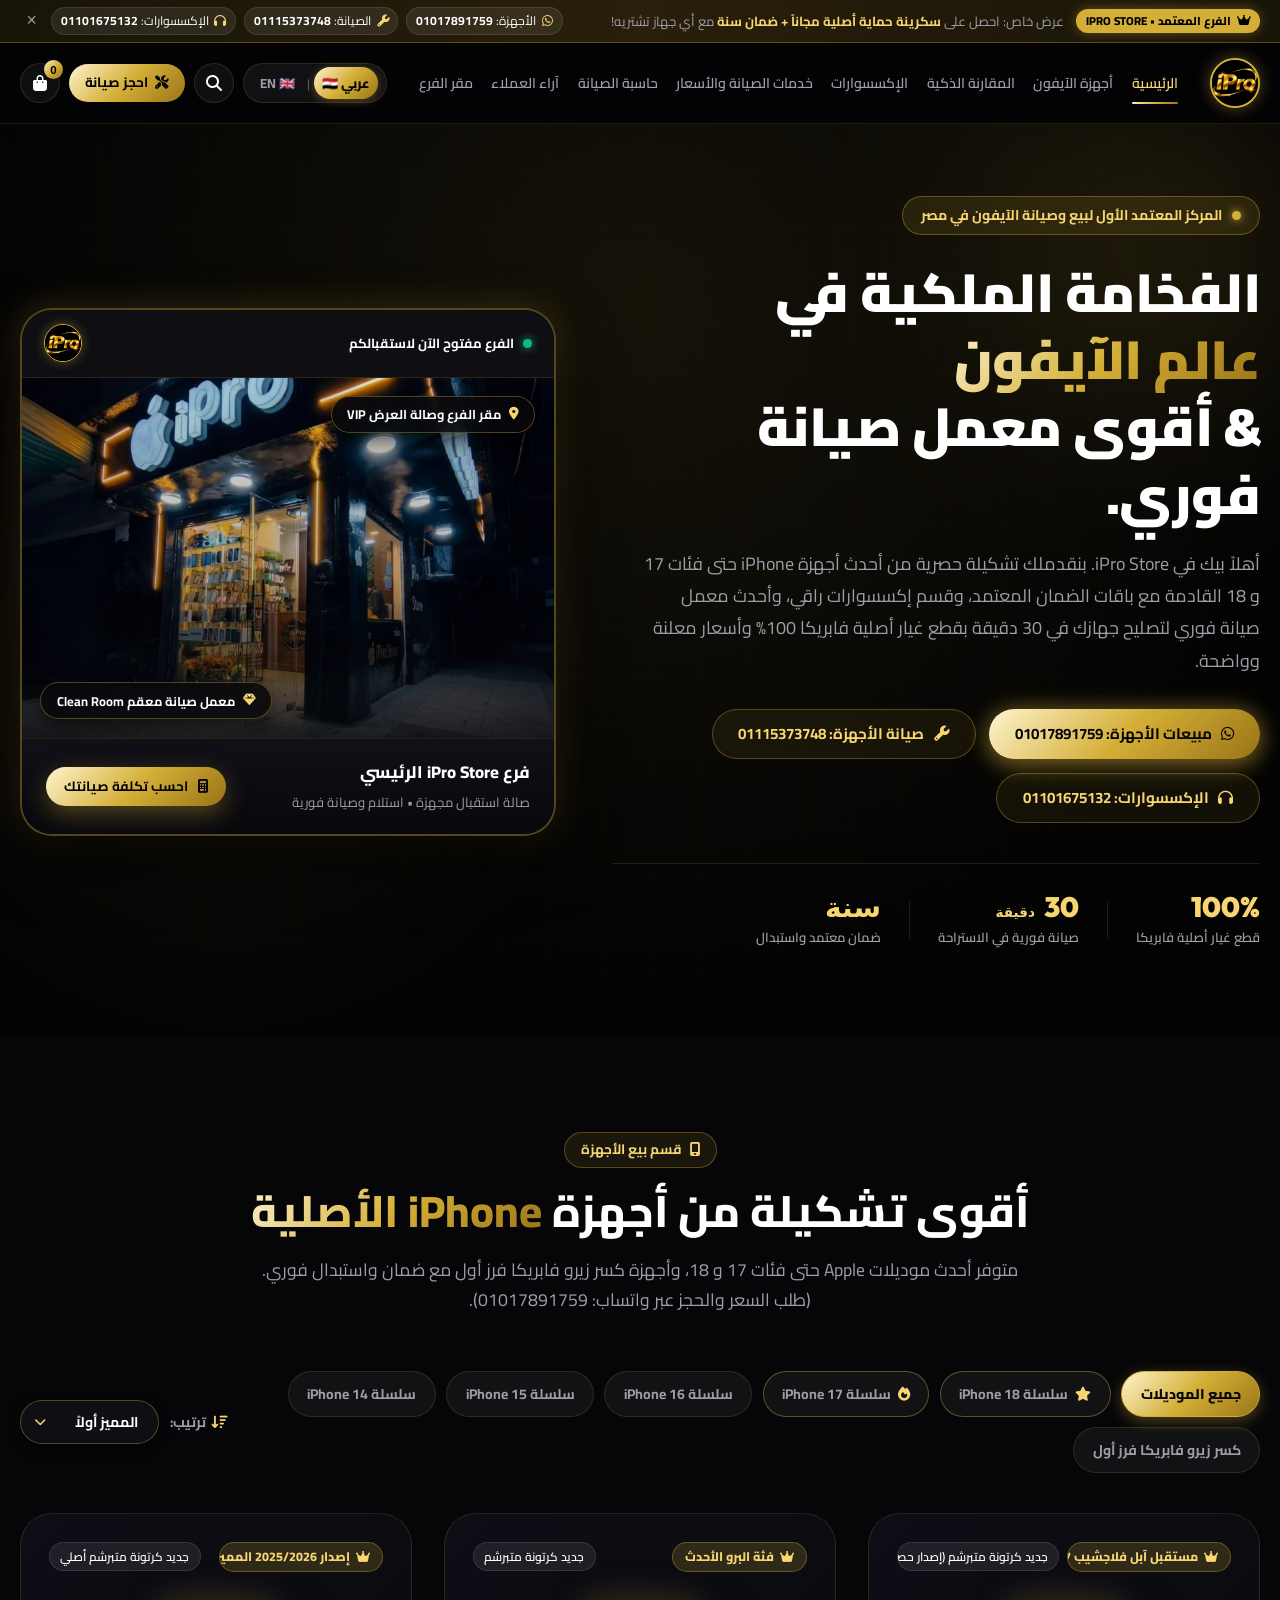
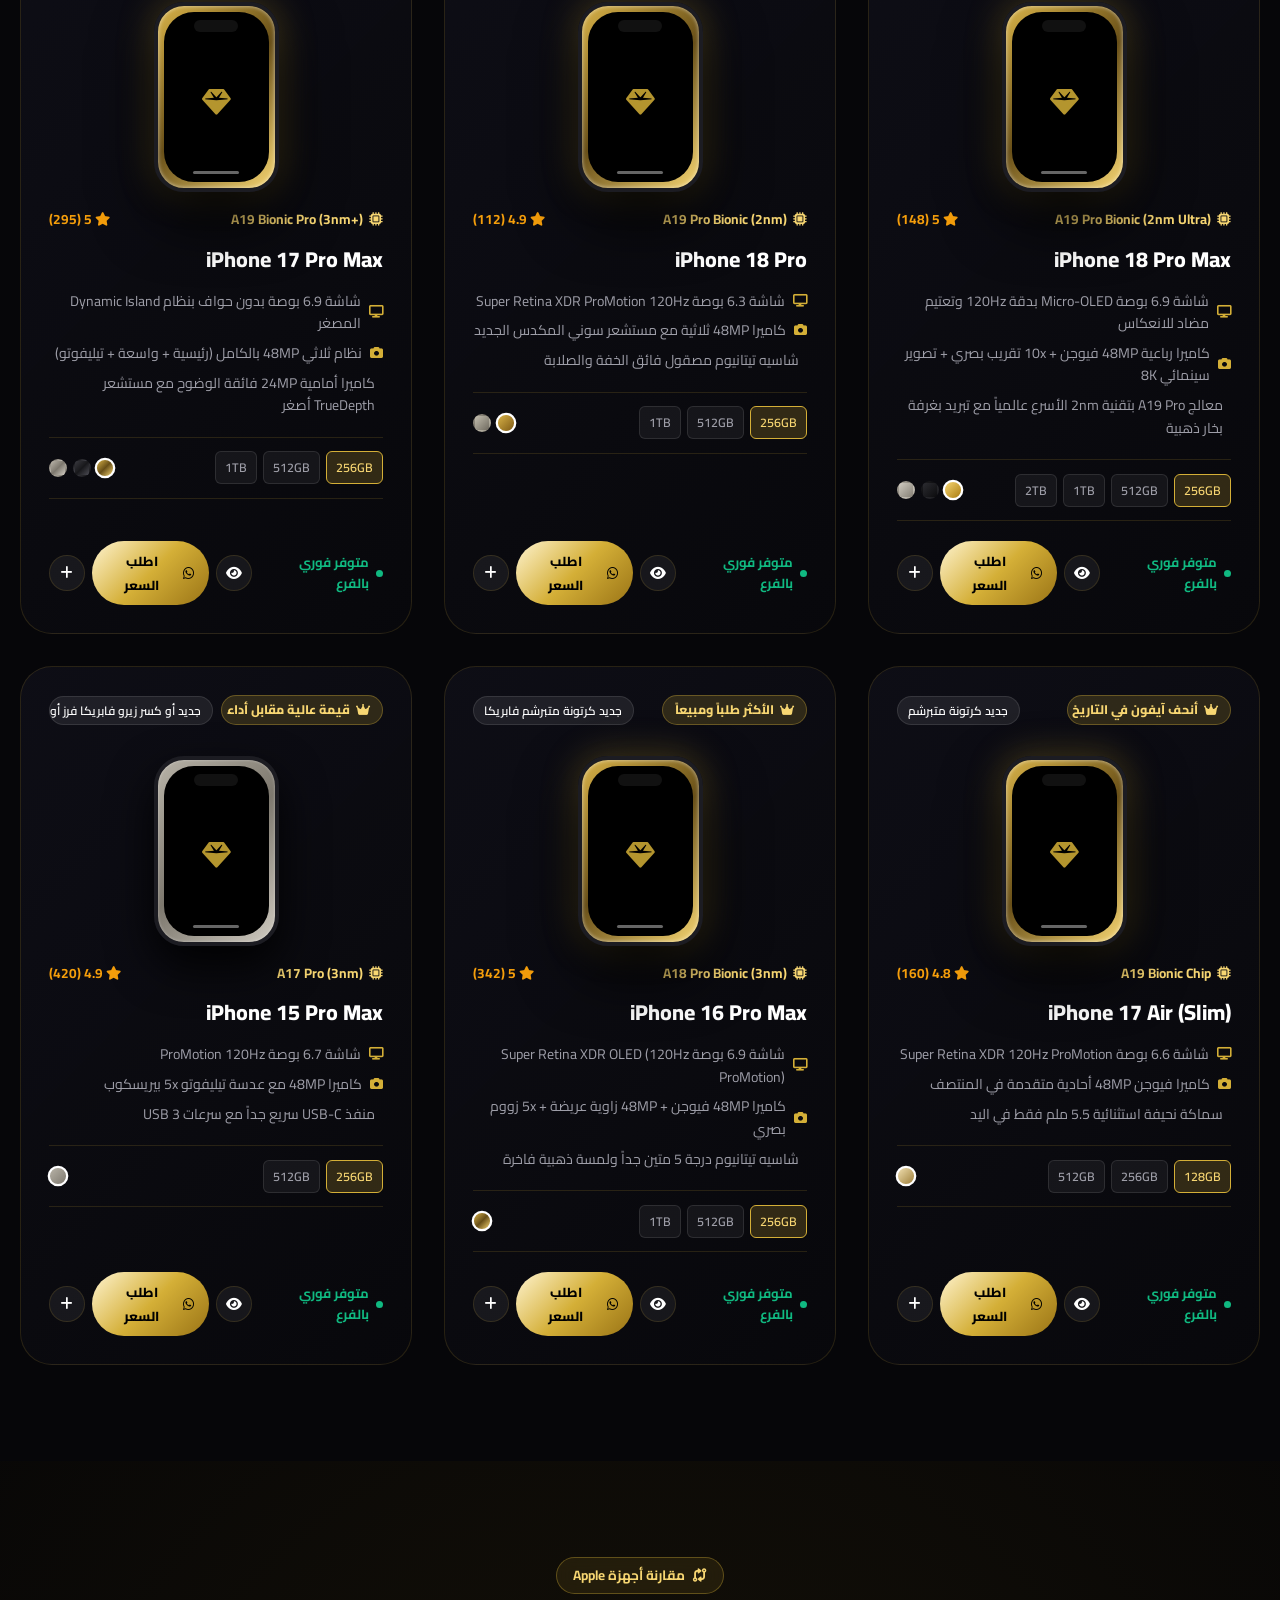
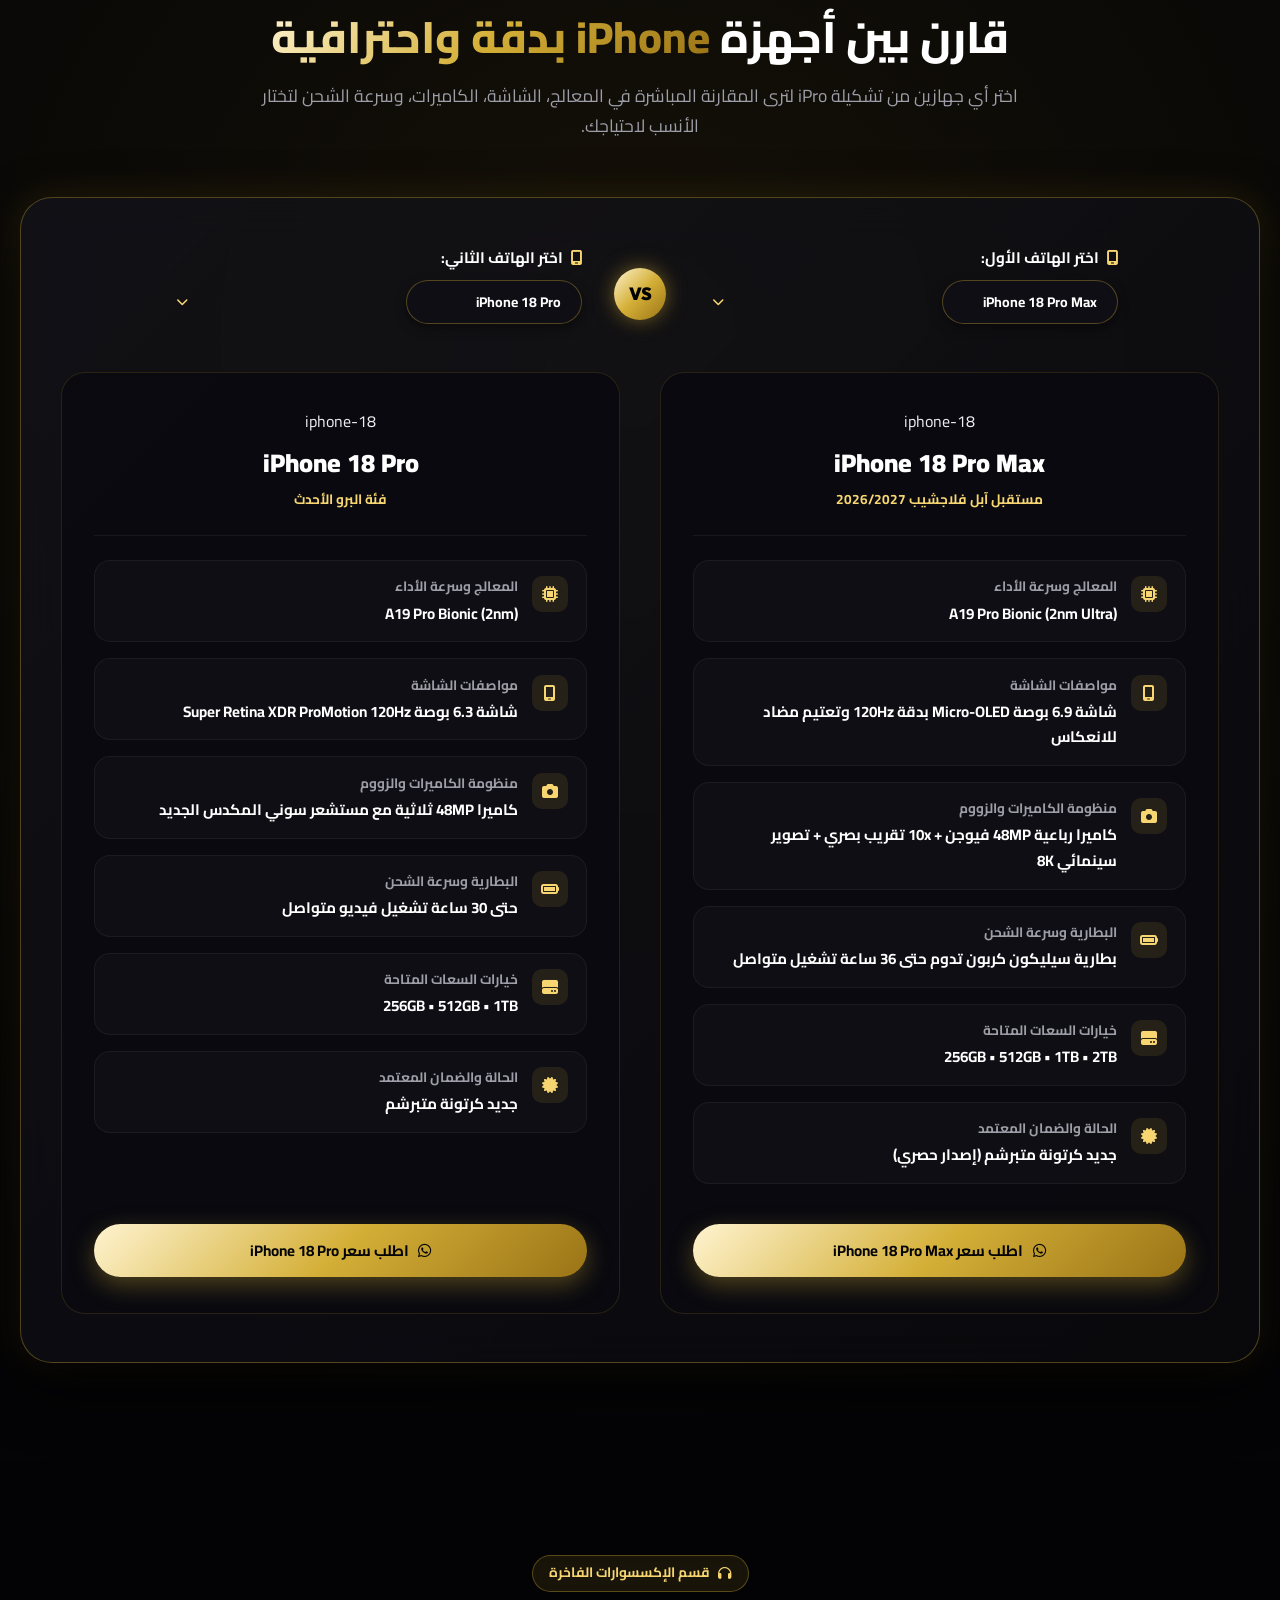
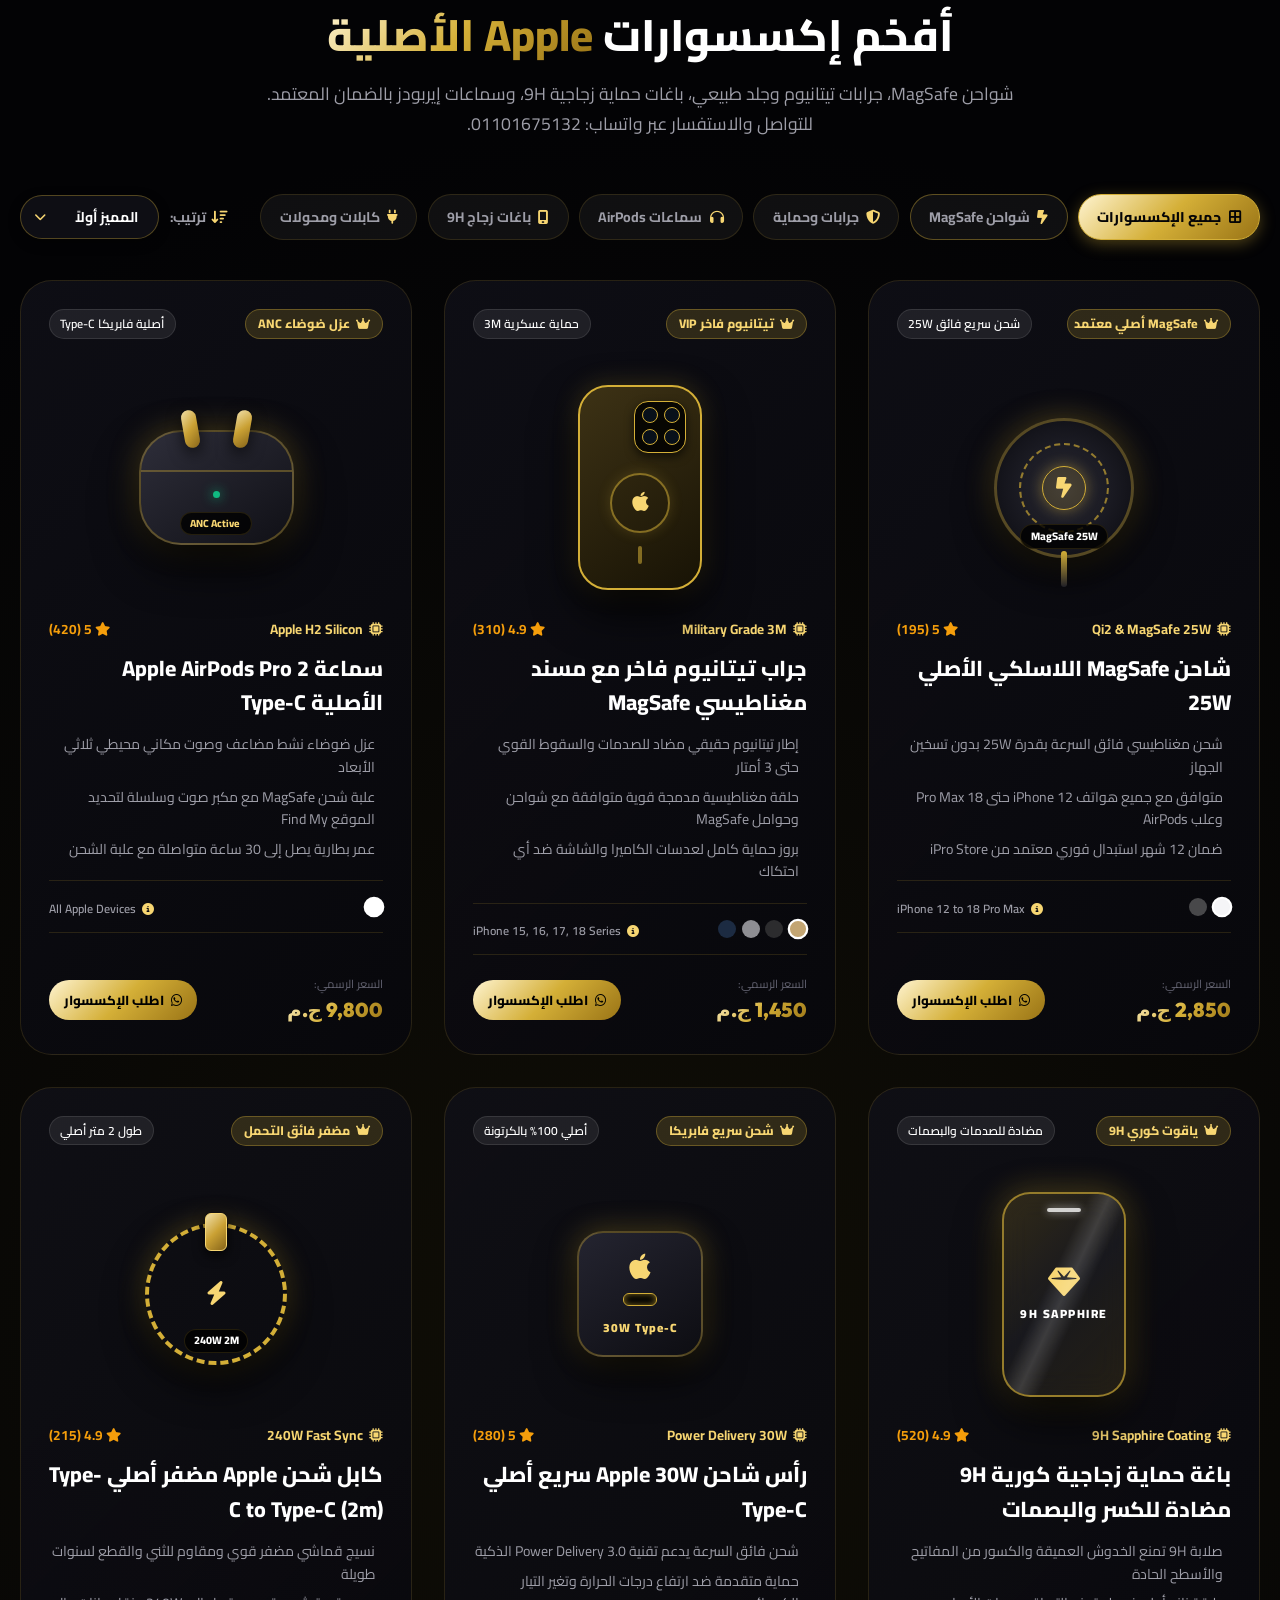
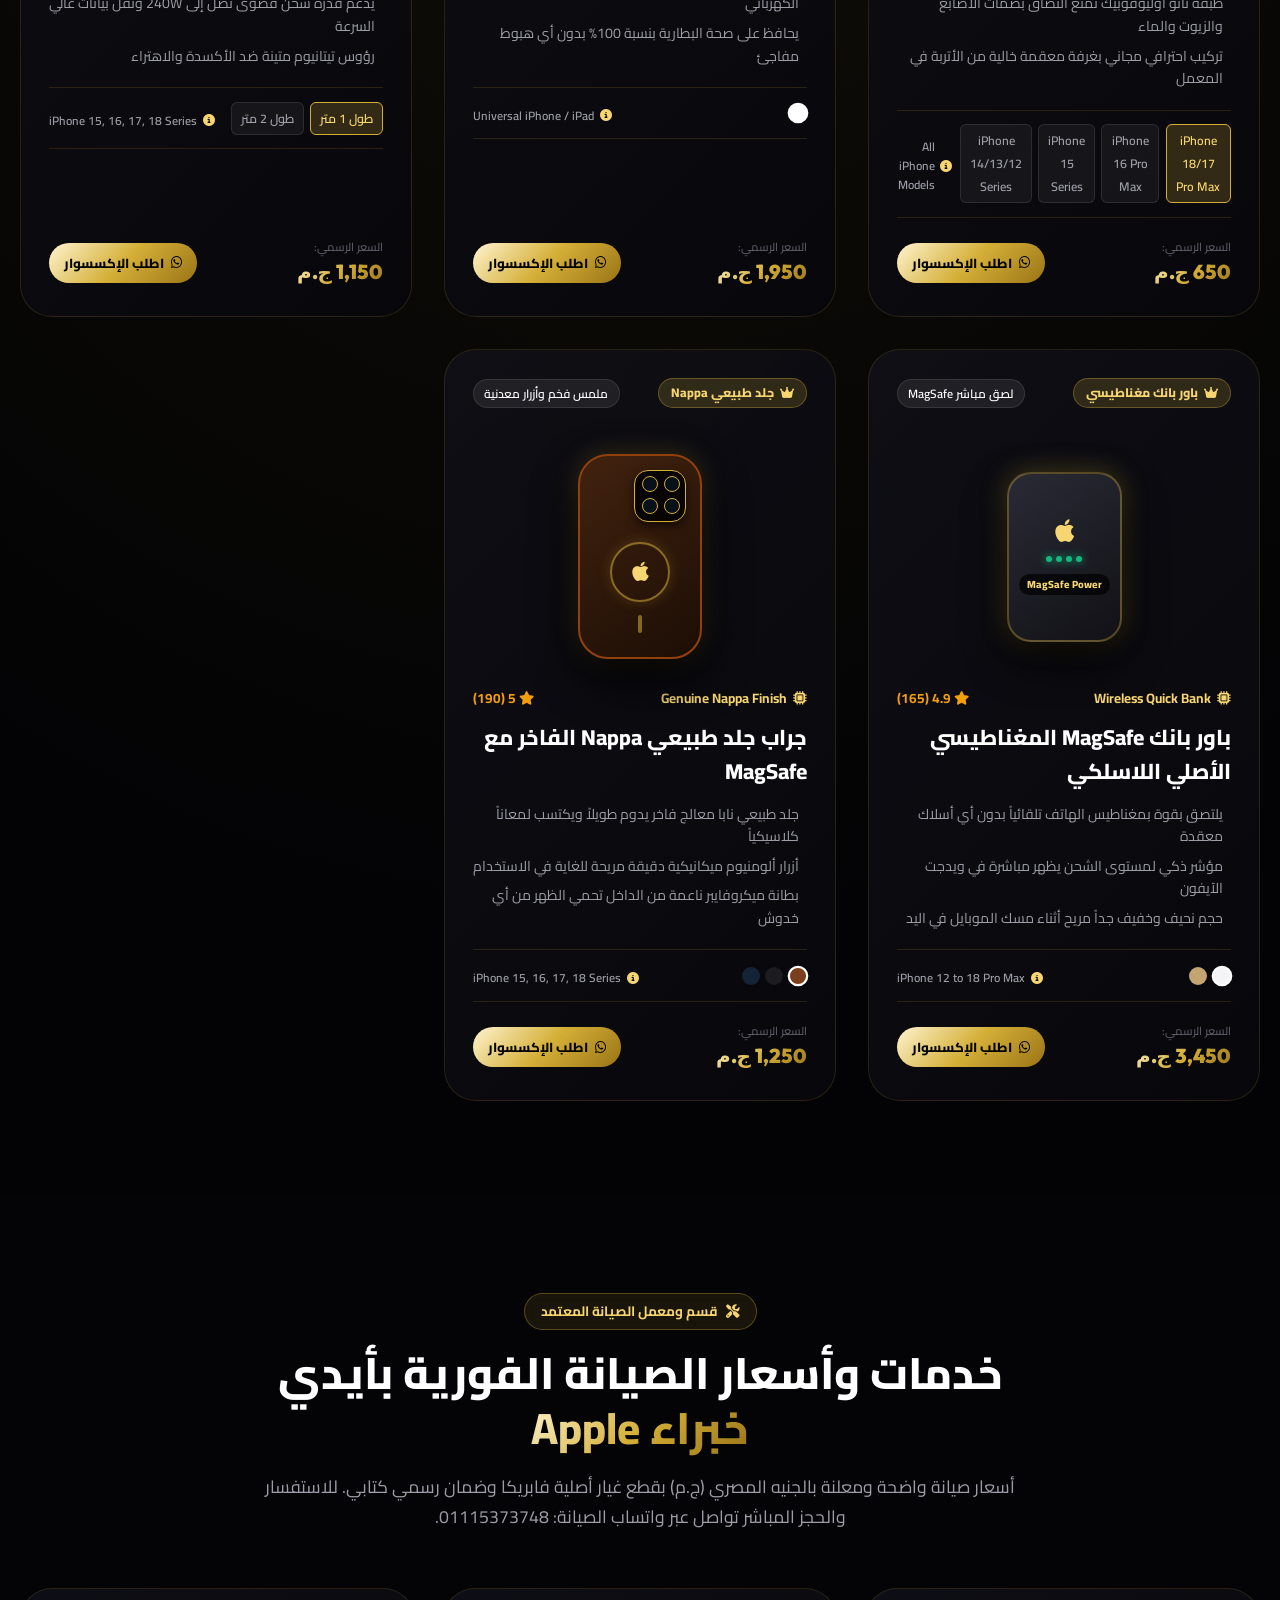
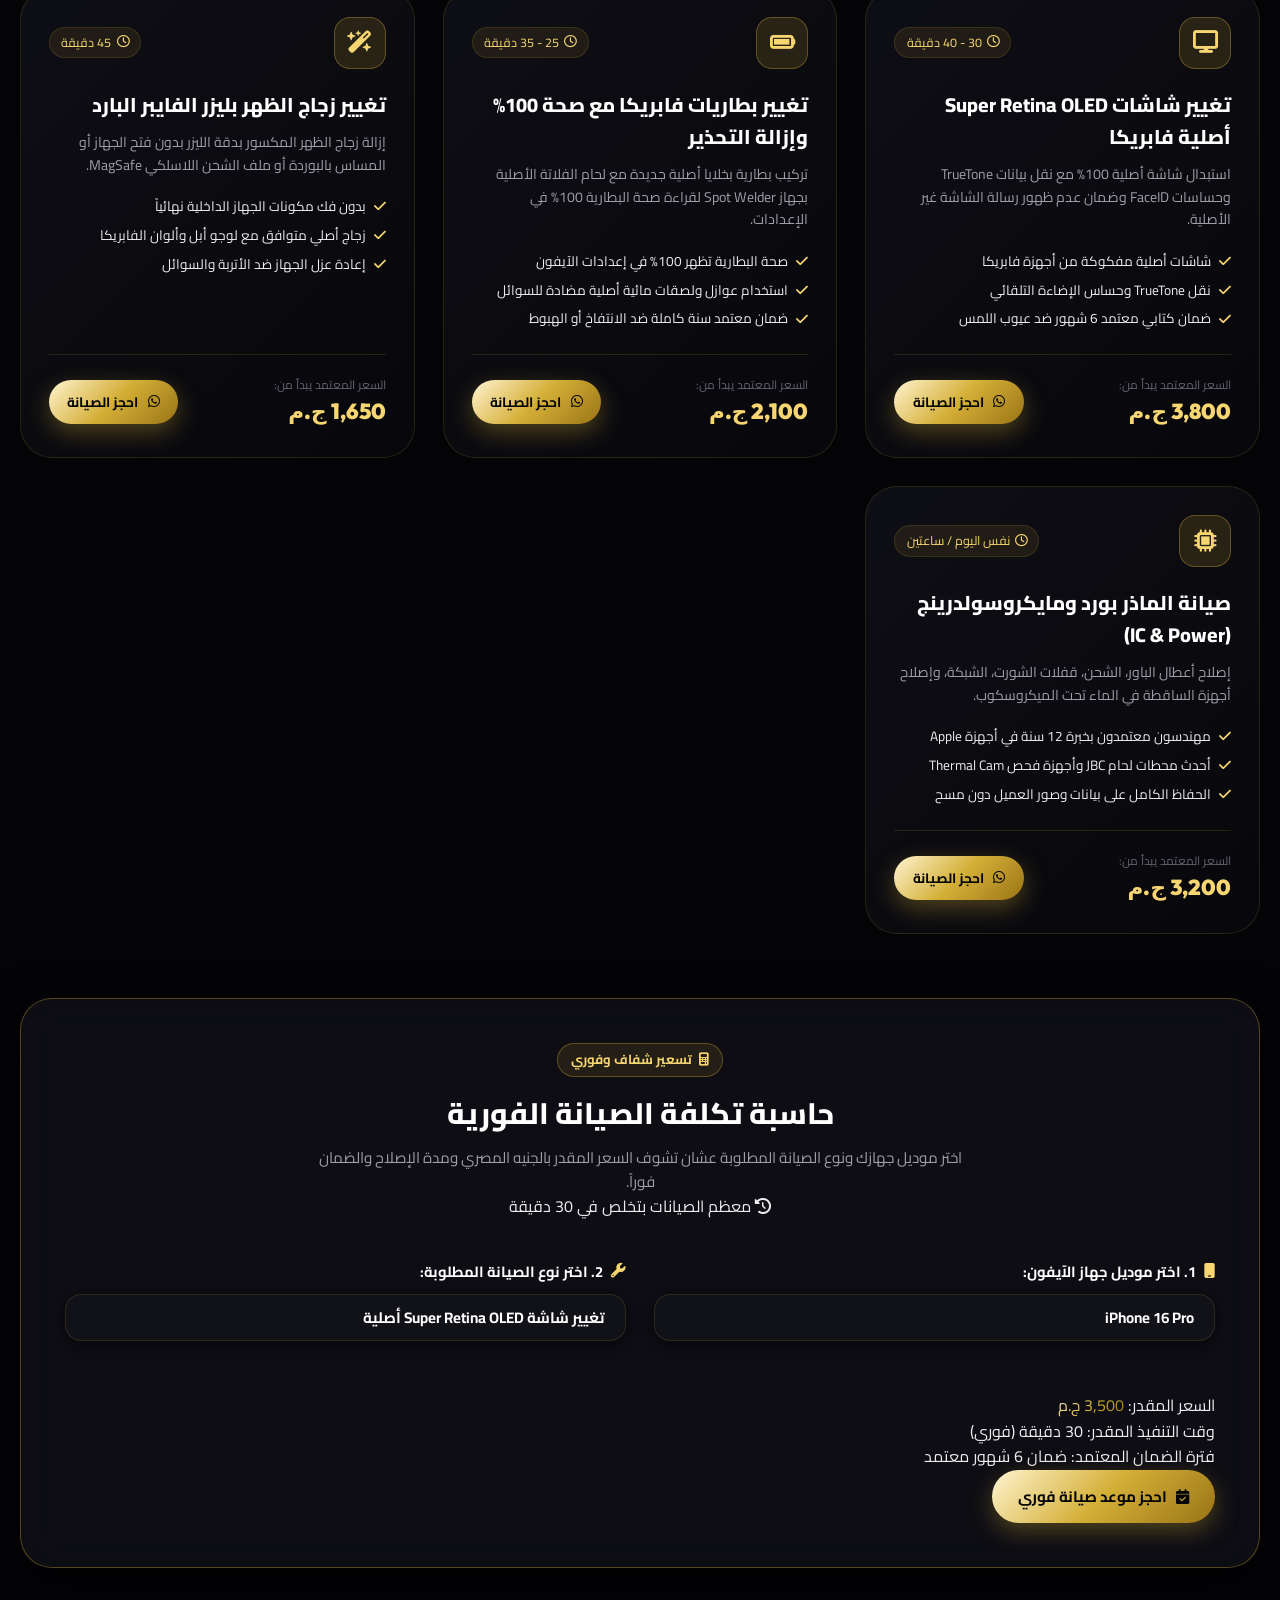
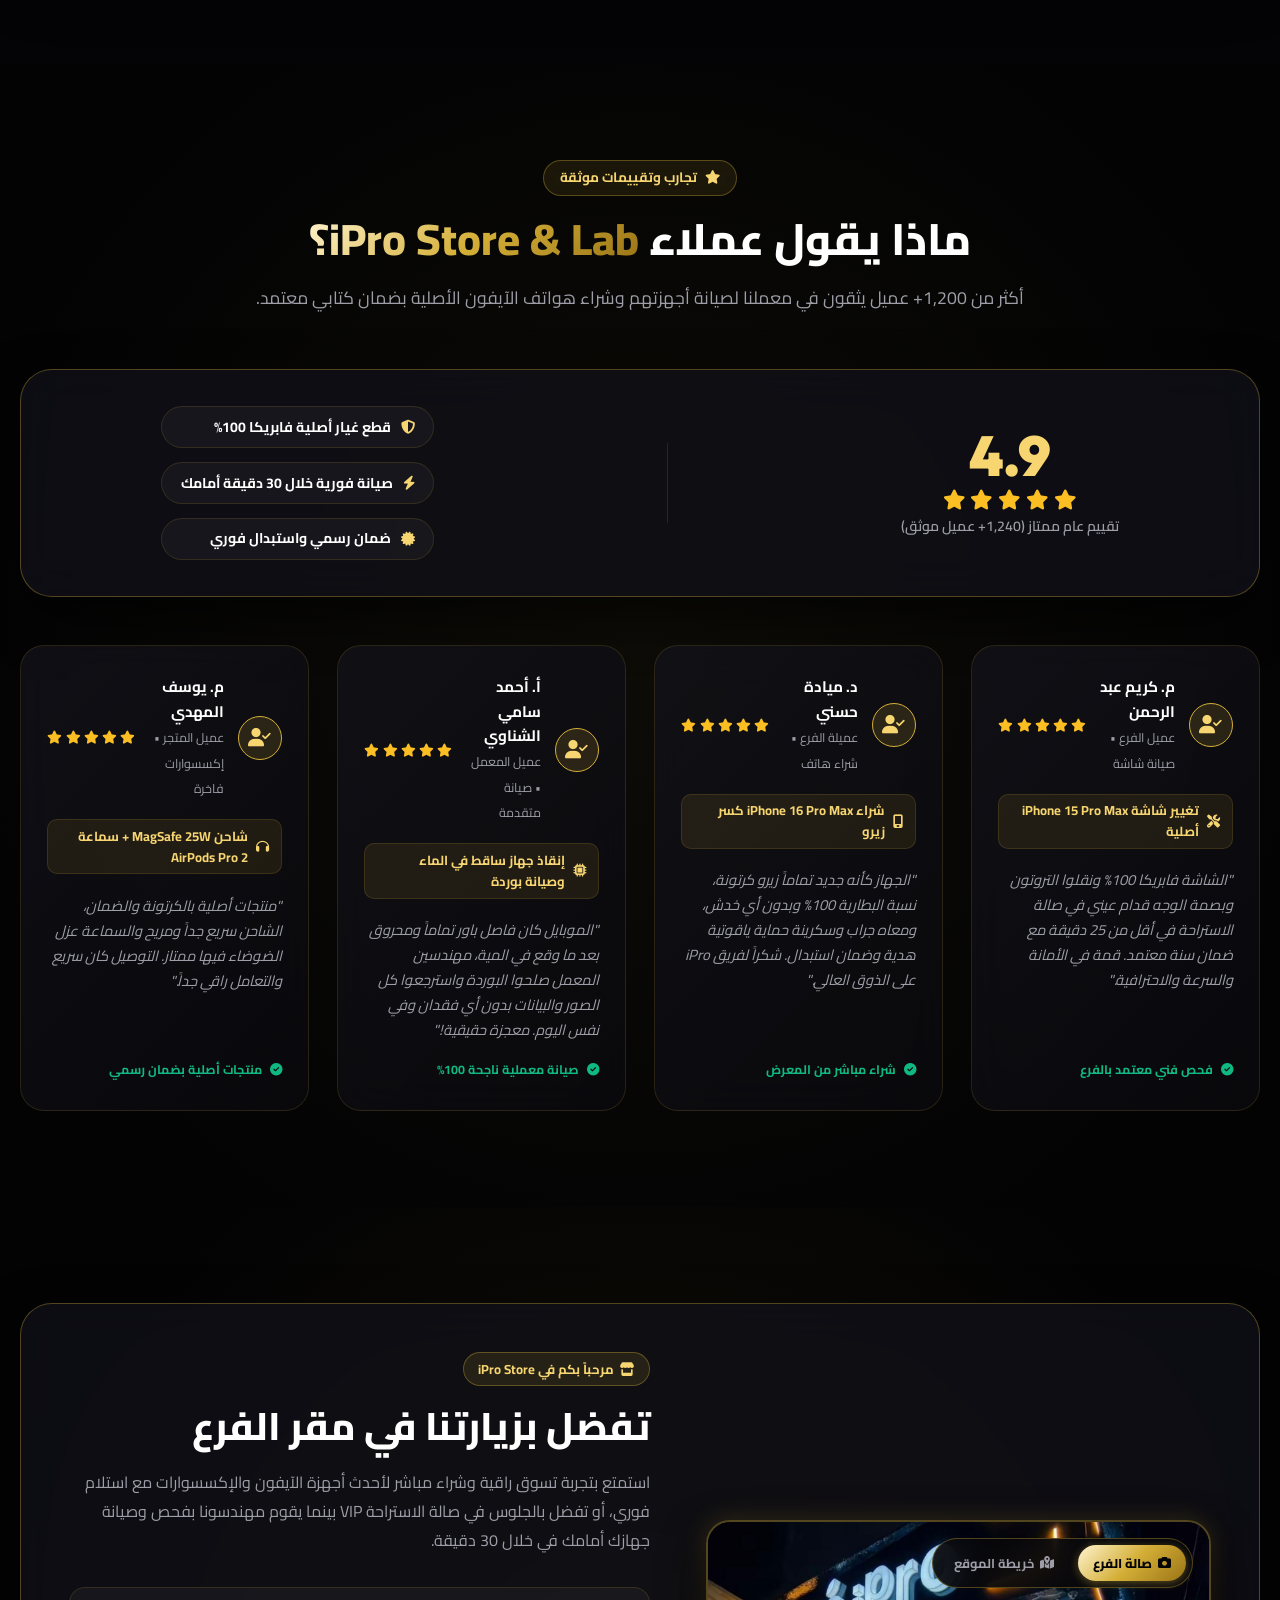
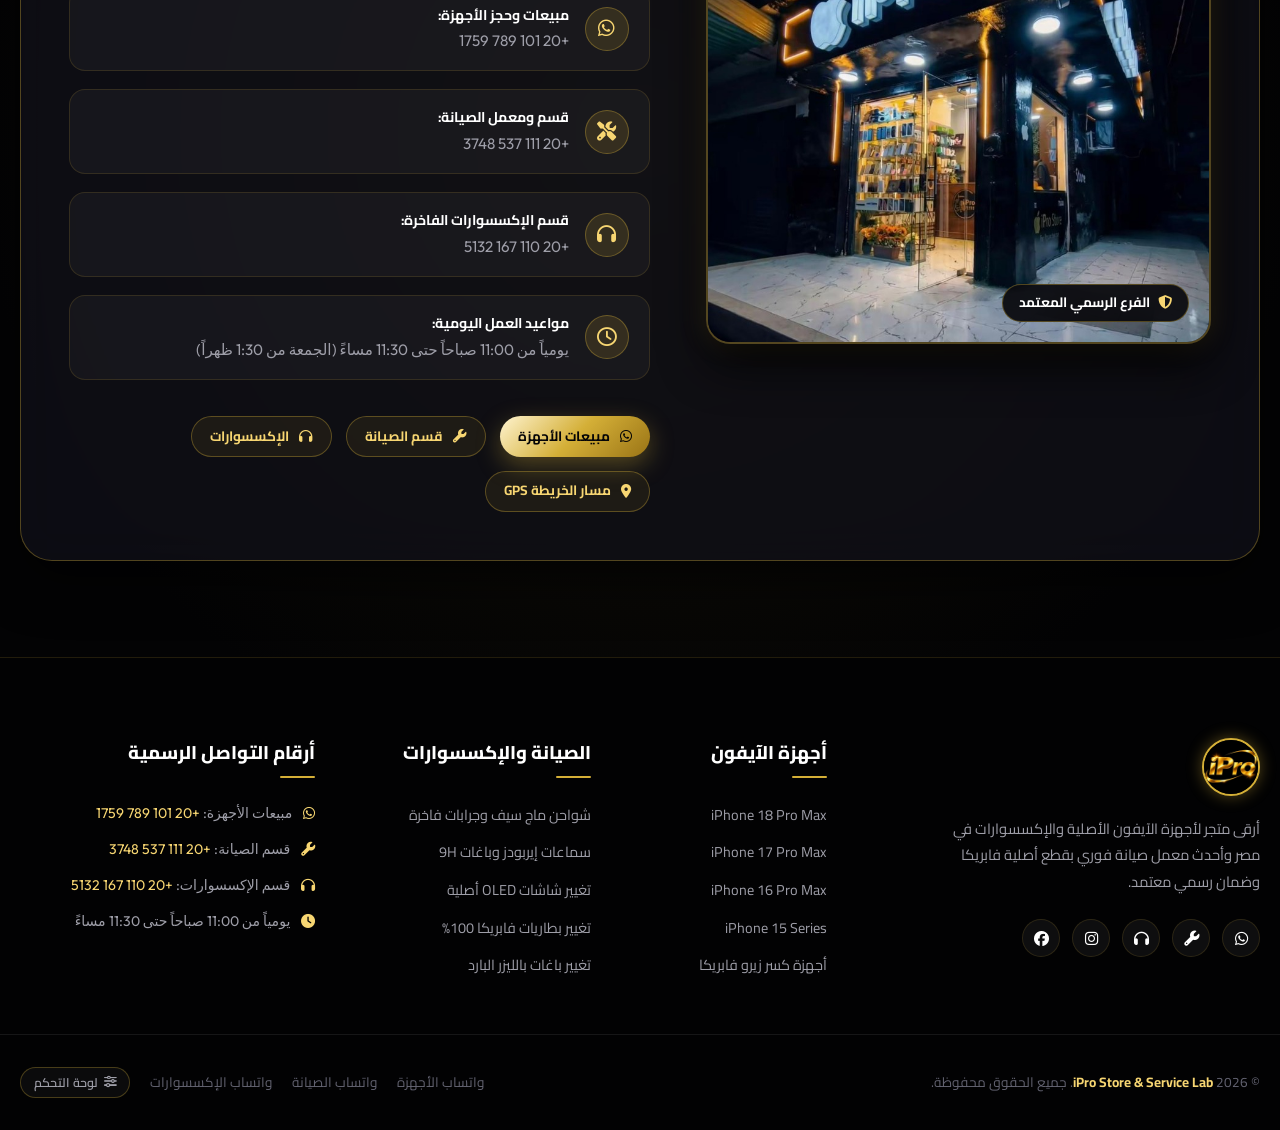
<file: index.html>
<!DOCTYPE html>
<html lang="ar" dir="rtl">
<head>
  <meta charset="UTF-8">
  <meta name="viewport" content="width=device-width, initial-scale=1.0, maximum-scale=5.0">
  <title>iPro Store | آي برو ستور - متجر ومعمل صيانة الآيفون المعتمد</title>
  <meta name="description" content="iPro Store - أرقى متجر لبيع أجهزة الآيفون الأصلية والإكسسوارات وأحدث معمل صيانة فورية في مصر. استفسار الأجهزة: +201017891759 | الصيانة: +201115373748 | الإكسسوارات: +201101675132">
  <meta name="keywords" content="iPro Store, ايفون 18, ايفون 17, اكسسوارات ايفون مصر, صيانة ايفون مصر">
  
  <link rel="icon" type="image/jpeg" href="assets/logo.jpg">

  <!-- Google Fonts: Cairo (Arabic) & Outfit (English/Digits) -->
  <link rel="preconnect" href="https://fonts.googleapis.com">
  <link rel="preconnect" href="https://fonts.gstatic.com" crossorigin>
  <link href="https://fonts.googleapis.com/css2?family=Cairo:wght@300;400;500;600;700;800;900&family=Outfit:wght@400;600;700;800;900&display=swap" rel="stylesheet">

  <!-- Font Awesome Icons -->
  <link rel="stylesheet" href="https://cdnjs.cloudflare.com/ajax/libs/font-awesome/6.5.1/css/all.min.css">

  <!-- Custom Stylesheet -->
  <link rel="stylesheet" href="index.css">
</head>
<body class="lang-ar">



  <!-- Top Announcement Bar (Fully Responsive) -->
  <div class="top-announcement" id="topAnnouncement">
    <div class="container announcement-inner">
      <div class="announcement-left">
        <span class="announcement-badge">
          <i class="fa-solid fa-crown"></i> 
          <span data-i18n="announcementBadge">الفرع المعتمد</span>
        </span>
        <p class="announcement-text" data-i18n="announcementText">عرض خاص: احصل على <span class="gold-highlight">سكرينة حماية أصلية مجاناً + ضمان سنة</span> مع أي جهاز تشتريه!</p>
      </div>
      
      <div class="announcement-right">
        <!-- Direct Quick WhatsApp Links -->
        <a href="https://wa.me/201017891759" target="_blank" class="announcement-phone-pill" title="مبيعات الأجهزة">
          <i class="fa-brands fa-whatsapp gold-text"></i>
          <span>الأجهزة: <strong>01017891759</strong></span>
        </a>
        <a href="https://wa.me/201115373748" target="_blank" class="announcement-phone-pill" title="قسم الصيانة">
          <i class="fa-solid fa-wrench gold-text"></i>
          <span>الصيانة: <strong>01115373748</strong></span>
        </a>
        <a href="https://wa.me/201101675132" target="_blank" class="announcement-phone-pill" title="قسم الإكسسوارات">
          <i class="fa-solid fa-headphones gold-text"></i>
          <span>الإكسسوارات: <strong>01101675132</strong></span>
        </a>
        <button type="button" class="announcement-close" id="closeAnnouncementBtn" aria-label="Close">&times;</button>
      </div>
    </div>
  </div>

  <!-- Navigation Bar -->
  <header class="site-header" id="header">
    <nav class="navbar container">
      <!-- Official 3D Gold Logo -->
      <a href="index.html" class="brand-logo" id="brandLogo" aria-label="iPro Store Logo" title="iPro Store">
        <div class="logo-image-wrapper">
          <img src="assets/logo.jpg" alt="iPro Store Logo" class="brand-logo-img">
        </div>
      </a>

      <!-- Navigation Links (Clean Single-Row Desktop Menu) -->
      <ul class="nav-menu" id="navMenu">
        <li class="nav-item"><a href="#hero" class="nav-link active" data-i18n="navHome">الرئيسية</a></li>
        <li class="nav-item"><a href="#storeSection" class="nav-link" data-i18n="navStore">أجهزة الآيفون</a></li>
        <li class="nav-item"><a href="#compareSection" class="nav-link">المقارنة الذكية</a></li>
        <li class="nav-item"><a href="#accessoriesSection" class="nav-link" data-i18n="navAccessories">الإكسسوارات</a></li>
        <li class="nav-item"><a href="#repairSection" class="nav-link" data-i18n="navRepair">خدمات الصيانة</a></li>
        <li class="nav-item"><a href="#repairEstimator" class="nav-link" data-i18n="navEstimator">حاسبة الصيانة</a></li>
        <li class="nav-item"><a href="#reviewsSection" class="nav-link">آراء العملاء</a></li>
        <li class="nav-item"><a href="#branchLocation" class="nav-link" data-i18n="navBranch">مقر الفرع</a></li>
        <li class="nav-item nav-item-cta">
          <a href="https://wa.me/201115373748?text=%D9%85%D8%B1%D8%AD%D8%A8%D8%A7%D9%8B%20%D9%85%D8%B9%D9%85%D9%84%20iPro%D8%8C%20%D8%AD%D8%A7%D8%A8%D8%A8%20%D8%A3%D8%AD%D8%AC%D8%B2%20%D9%85%D9%88%D8%B9%D8%AF%20%D8%B5%D9%8A%D8%A7%D9%86%D8%A9%20%D9%81%D9%88%D8%B1%D9%8A%D8%A9" target="_blank" class="mobile-menu-cta-btn">
            <i class="fa-solid fa-screwdriver-wrench"></i>
            <span data-i18n="btnBookRepair">احجز صيانة فورية 30 دقيقة</span>
          </a>
        </li>
      </ul>

      <!-- Action Buttons Cluster -->
      <div class="nav-actions">
        <!-- Clean Bilingual Switcher -->
        <div class="lang-switch-box" id="langSwitchBox">
          <button type="button" class="lang-btn active" id="btnLangAr" data-lang="ar" onclick="toggleSiteLang('ar')">عربي 🇪🇬</button>
          <span class="lang-sep">|</span>
          <button type="button" class="lang-btn" id="btnLangEn" data-lang="en" onclick="toggleSiteLang('en')">EN 🇬🇧</button>
        </div>

        <button type="button" class="search-toggle-btn" id="searchToggleBtn" title="بحث سريع" aria-label="Search">
          <i class="fa-solid fa-magnifying-glass"></i>
        </button>

        <a href="https://wa.me/201115373748?text=%D9%85%D8%B1%D8%AD%D8%A8%D8%A7%D9%8B%20%D9%85%D8%B9%D9%85%D9%84%20iPro%D8%8C%20%D8%AD%D8%A7%D8%A8%D8%A8%20%D8%A3%D8%AD%D8%AC%D8%B2%20%D9%85%D9%88%D8%B9%D8%AF%20%D8%B5%D9%8A%D8%A7%D9%86%D8%A9%20%D9%81%D9%88%D8%B1%D9%8A%D8%A9" target="_blank" class="action-btn-book" id="openBookModalBtn" title="تواصل مع قسم الصيانة عبر واتساب">
          <i class="fa-solid fa-screwdriver-wrench"></i>
          <span data-i18n="btnBookRepair">احجز صيانة</span>
        </a>

        <button type="button" class="cart-trigger-btn" id="cartTriggerBtn" aria-label="Selected Devices List">
          <i class="fa-solid fa-bag-shopping"></i>
          <span class="cart-count-badge" id="cartCount">0</span>
        </button>

        <button type="button" class="mobile-menu-toggle" id="mobileMenuBtn" aria-label="القائمة">
          <span></span>
          <span></span>
          <span></span>
        </button>
      </div>
    </nav>

    <!-- Search Overlay Dropdown -->
    <div class="search-overlay" id="searchOverlay">
      <div class="container search-inner">
        <div class="search-input-box">
          <i class="fa-solid fa-magnifying-glass"></i>
          <input type="text" id="liveSearchInput" placeholder="ابحث عن آيفون 18، 17، جرابات ماج سيف، شاشات، بطاريات...">
          <button type="button" class="clear-search-btn" id="clearSearchBtn">&times;</button>
        </div>
        <div class="search-quick-tags">
          <span data-i18n="popularSearch">الأكثر بحثاً:</span>
          <button type="button" class="quick-tag" data-tag="iPhone 18 Pro">آيفون 18 برو</button>
          <button type="button" class="quick-tag" data-tag="iPhone 17">آيفون 17</button>
          <button type="button" class="quick-tag" data-tag="MagSafe">ماج سيف</button>
          <button type="button" class="quick-tag" data-tag="AirPods">سماعات إيربودز</button>
          <button type="button" class="quick-tag" data-tag="شاشة">تغيير شاشة</button>
          <button type="button" class="quick-tag" data-tag="بطارية">بطارية أصلية</button>
        </div>
        <div class="search-results-box" id="searchResultsBox"></div>
      </div>
    </div>
  </header>

  <!-- Hero Section with Storefront Photo (Responsive) -->
  <section class="hero-section" id="hero">
    <div class="hero-bg-gradients">
      <div class="gold-radial-mesh top-left"></div>
      <div class="gold-radial-mesh center-glow"></div>
      <div class="grid-overlay"></div>
    </div>

    <div class="container hero-grid">
      <!-- Content Column -->
      <div class="hero-content">
        <div class="hero-chip">
          <span class="chip-pulse"></span>
          <span class="chip-text" data-i18n="heroChip"><i class="fa-solid fa-award gold-icon"></i> المركز المعتمد الأول لبيع وصيانة الآيفون في مصر</span>
        </div>

        <h1 class="hero-title">
          <span data-i18n="heroTitle1">الفخامة الملكية في</span> <br>
          <span class="gold-gradient-text" data-i18n="heroTitle2">عالم الآيفون</span> <br>
          <span data-i18n="heroTitle3">& أقوى معمل صيانة فوري.</span>
        </h1>

        <p class="hero-description" data-i18n="heroDesc">
          أهلاً بيك في <strong class="gold-text">iPro Store</strong>. بنقدملك تشكيلة حصرية من أحدث أجهزة iPhone حتى فئات 17 و 18 القادمة مع باقات الضمان المعتمد، وقسم إكسسوارات راقي، وأحدث معمل صيانة فوري لتصليح جهازك في 30 دقيقة بقطع غيار أصلية فابريكا 100% وأسعار معلنة وواضحة.
        </p>

        <!-- Direct Department CTAs -->
        <div class="hero-cta-group">
          <!-- WhatsApp Device Inquiry -->
          <a href="https://wa.me/201017891759?text=%D9%85%D8%B3%D8%A7%D8%A1%20%D8%A7%D9%84%D8%AE%D9%8A%D8%B1%20iPro%20Store%D8%8C%20%D9%85%D8%AD%D8%AA%D8%A7%D8%AC%20%D8%A7%D8%B3%D8%AA%D9%81%D8%B3%D8%B1%20%D8%B9%D9%86%20%D8%A3%D8%AC%D9%87%D8%B2%D8%A9%20%D8%A7%D9%84%D8%A2%D9%8A%D9%81%D9%88%D9%86" target="_blank" class="btn btn-gold btn-glow">
            <i class="fa-brands fa-whatsapp"></i>
            <span data-i18n="heroBtnWhatsAppDevice">مبيعات الأجهزة: 01017891759</span>
          </a>

          <!-- WhatsApp Maintenance Inquiry -->
          <a href="https://wa.me/201115373748?text=%D9%85%D8%B3%D8%A7%D8%A1%20%D8%A7%D9%84%D8%AE%D9%8A%D8%B1%20iPro%20Store%D8%8C%20%D9%85%D8%AD%D8%AA%D8%A7%D8%AC%20%D8%A7%D8%B3%D8%AA%D9%81%D8%B3%D8%A7%D8%B1%20%D8%B5%D9%8A%D8%A7%D9%86%D8%A9%20%D9%81%D9%88%D8%B1%D9%8A%D8%A9%20%D9%84%D8%AC%D9%87%D8%A7%D8%B2%D9%8A" target="_blank" class="btn btn-outline-gold">
            <i class="fa-solid fa-wrench"></i>
            <span data-i18n="heroBtnWhatsAppRepair">صيانة الأجهزة: 01115373748</span>
          </a>

          <!-- WhatsApp Accessories Inquiry -->
          <a href="https://wa.me/201101675132?text=%D9%85%D8%B3%D8%A7%D8%A1%20%D8%A7%D9%84%D8%AE%D9%8A%D8%B1%20iPro%20Store%D8%8C%20%D9%85%D8%AD%D8%AA%D8%A7%D8%AC%20%D8%A7%D8%B3%D8%AA%D9%81%D8%B3%D8%B1%20%D8%B9%D9%86%20%D8%A5%D9%83%D8%B3%D8%B3%D9%88%D8%A7%D8%B1%D8%A7%D8%AA%20%D8%A7%D9%84%D8%A2%D9%8A%D9%81%D9%88%D9%86" target="_blank" class="btn btn-outline-gold btn-accessory-pill">
            <i class="fa-solid fa-headphones gold-text"></i>
            <span data-i18n="heroBtnWhatsAppAcc">الإكسسوارات: 01101675132</span>
          </a>
        </div>

        <!-- Metrics -->
        <div class="hero-metrics">
          <div class="metric-card">
            <span class="metric-number">100%</span>
            <span class="metric-label" data-i18n="metric1">قطع غيار أصلية فابريكا</span>
          </div>
          <div class="metric-divider"></div>
          <div class="metric-card">
            <span class="metric-number">30 <small data-i18n="minUnit">دقيقة</small></span>
            <span class="metric-label" data-i18n="metric2">صيانة فورية في الاستراحة</span>
          </div>
          <div class="metric-divider"></div>
          <div class="metric-card">
            <span class="metric-number">سنة</span>
            <span class="metric-label" data-i18n="metric3">ضمان معتمد واستبدال</span>
          </div>
        </div>
      </div>

      <!-- Real Storefront Showcase Card (Second Photo) -->
      <div class="hero-visual">
        <div class="storefront-showcase-card glass-card-gold">
          <div class="showcase-card-header">
            <div class="store-badge-live">
              <span class="live-dot-pulse"></span>
              <span data-i18n="storeLiveOpen">الفرع مفتوح الآن لاستقبالكم</span>
            </div>
            <div class="store-logo-mini">
              <img src="assets/logo.jpg" alt="iPro Gold Emblem" class="mini-gold-logo">
            </div>
          </div>

          <div class="storefront-image-frame">
            <img src="assets/store-front.jpg" alt="iPro Store Front Branch" class="storefront-photo" id="storefrontPhoto">
            <div class="storefront-overlay-glow"></div>
            
            <div class="store-floating-tag tag-top">
              <i class="fa-solid fa-location-dot gold-text"></i>
              <span>مقر الفرع وصالة العرض VIP</span>
            </div>
            
            <div class="store-floating-tag tag-bottom">
              <i class="fa-solid fa-gem gold-text"></i>
              <span>معمل صيانة معقم Clean Room</span>
            </div>
          </div>

          <div class="storefront-card-footer">
            <div class="store-address-brief">
              <strong>فرع iPro Store الرئيسي</strong>
              <small>صالة استقبال مجهزة • استلام وصيانة فورية</small>
            </div>
            <a href="#repairEstimator" class="btn btn-gold btn-sm">
              <i class="fa-solid fa-calculator"></i>
              <span data-i18n="quickEstimatorBtn">احسب تكلفة صيانتك</span>
            </a>
          </div>
        </div>
      </div>
    </div>
  </section>

  <!-- DEPARTMENT 1: SELL MOBILE ITEMS (iPhone 18, 17, 16, 15, 14 - NO PRICES) -->
  <section class="section-padding store-section" id="storeSection">
    <div class="container">
      <div class="section-header-center">
        <div class="section-badge"><i class="fa-solid fa-mobile-screen"></i> <span data-i18n="storeBadge">قسم بيع الأجهزة</span></div>
        <h2 class="section-title"><span data-i18n="storeTitle1">أقوى تشكيلة من أجهزة</span> <span class="gold-gradient-text" data-i18n="storeTitle2">iPhone الأصلية</span></h2>
        <p class="section-subtitle" data-i18n="storeSubtitle">متوفر أحدث موديلات Apple حتى فئات 17 و 18، وأجهزة كسر زيرو فابريكا فرز أول مع ضمان واستبدال فوري. (طلب السعر والحجز عبر واتساب: 01017891759).</p>
      </div>

      <!-- Filters & Category Navigation -->
      <div class="store-filter-bar">
        <div class="category-tabs" id="categoryTabs">
          <button type="button" class="tab-btn active" data-category="all" data-i18n="tabAll">جميع الموديلات</button>
          <button type="button" class="tab-btn tab-highlight" data-category="iphone-18"><i class="fa-solid fa-star gold-text"></i> سلسلة iPhone 18</button>
          <button type="button" class="tab-btn tab-highlight" data-category="iphone-17"><i class="fa-solid fa-fire gold-text"></i> سلسلة iPhone 17</button>
          <button type="button" class="tab-btn" data-category="iphone-16">سلسلة iPhone 16</button>
          <button type="button" class="tab-btn" data-category="iphone-15">سلسلة iPhone 15</button>
          <button type="button" class="tab-btn" data-category="iphone-14">سلسلة iPhone 14</button>
          <button type="button" class="tab-btn" data-category="certified" data-i18n="tabUsed">كسر زيرو فابريكا فرز أول</button>
        </div>

        <div class="store-sort-box">
          <label for="storeSortSelect"><i class="fa-solid fa-arrow-down-wide-short gold-text"></i> <span data-i18n="sortLabel">ترتيب:</span></label>
          <div class="custom-select-wrapper">
            <select id="storeSortSelect" class="custom-select">
              <option value="featured" data-i18n="sortFeatured">المميز أولاً</option>
              <option value="rating" data-i18n="sortRating">الأعلى تقييماً</option>
            </select>
            <i class="fa-solid fa-chevron-down select-chevron"></i>
          </div>
        </div>
      </div>

      <!-- iPhone Product Grid -->
      <div class="product-grid" id="productGrid">
        <!-- Rendered dynamically via index.js with NO prices -->
      </div>
    </div>
  </section>

  <!-- INTERACTIVE IPHONE COMPARISON TOOL -->
  <section class="section-padding compare-section" id="compareSection">
    <div class="container">
      <div class="section-header-center">
        <div class="section-badge"><i class="fa-solid fa-code-compare"></i> <span>مقارنة أجهزة Apple</span></div>
        <h2 class="section-title"><span>قارن بين أجهزة</span> <span class="gold-gradient-text">iPhone بدقة واحترافية</span></h2>
        <p class="section-subtitle">اختر أي جهازين من تشكيلة iPro لترى المقارنة المباشرة في المعالج، الشاشة، الكاميرات، وسرعة الشحن لتختار الأنسب لاحتياجك.</p>
      </div>

      <div class="compare-card glass-card-luxury">
        <!-- Selectors Row -->
        <div class="compare-selectors-row">
          <div class="compare-selector-box">
            <label for="selectCompareDev1"><i class="fa-solid fa-mobile-screen gold-text"></i> اختر الهاتف الأول:</label>
            <div class="custom-select-wrapper">
              <select id="selectCompareDev1" class="custom-select compare-select"></select>
              <i class="fa-solid fa-chevron-down select-chevron"></i>
            </div>
          </div>

          <div class="compare-vs-badge">
            <span>VS</span>
          </div>

          <div class="compare-selector-box">
            <label for="selectCompareDev2"><i class="fa-solid fa-mobile-screen gold-text"></i> اختر الهاتف الثاني:</label>
            <div class="custom-select-wrapper">
              <select id="selectCompareDev2" class="custom-select compare-select"></select>
              <i class="fa-solid fa-chevron-down select-chevron"></i>
            </div>
          </div>
        </div>

        <!-- Comparative Columns -->
        <div class="compare-results-grid" id="compareResultsGrid">
          <!-- Rendered dynamically via index.js -->
        </div>
      </div>
    </div>
  </section>

  <!-- DEPARTMENT 2: ACCESSORIES SECTION (WhatsApp: +201101675132) -->
  <section class="section-padding accessories-section" id="accessoriesSection">
    <div class="accessories-bg-glow"></div>
    <div class="container">
      <div class="section-header-center">
        <div class="section-badge"><i class="fa-solid fa-headphones"></i> <span data-i18n="accBadge">قسم الإكسسوارات الفاخرة</span></div>
        <h2 class="section-title"><span data-i18n="accTitle1">أفخم إكسسوارات</span> <span class="gold-gradient-text" data-i18n="accTitle2">Apple الأصلية</span></h2>
        <p class="section-subtitle" data-i18n="accSubtitle">شواحن MagSafe، جرابات تيتانيوم وجلد طبيعي، باغات حماية زجاجية 9H، وسماعات إيربودز بالضمان المعتمد. للتواصل والاستفسار عبر واتساب: <strong>01101675132</strong>.</p>
      </div>

      <!-- Accessories Filters & Category Navigation -->
      <div class="store-filter-bar accessories-filter-bar">
        <div class="category-tabs" id="accessoriesTabs">
          <button type="button" class="tab-btn active" data-acc-cat="all"><i class="fa-solid fa-border-all"></i> <span data-i18n="tabAllAcc">جميع الإكسسوارات</span></button>
          <button type="button" class="tab-btn tab-highlight" data-acc-cat="magsafe"><i class="fa-solid fa-bolt-lightning gold-text"></i> شواحن MagSafe</button>
          <button type="button" class="tab-btn" data-acc-cat="cases"><i class="fa-solid fa-shield-halved gold-text"></i> جرابات وحماية</button>
          <button type="button" class="tab-btn" data-acc-cat="audio"><i class="fa-solid fa-headphones gold-text"></i> سماعات AirPods</button>
          <button type="button" class="tab-btn" data-acc-cat="glass"><i class="fa-solid fa-mobile-screen gold-text"></i> باغات زجاج 9H</button>
          <button type="button" class="tab-btn" data-acc-cat="cables"><i class="fa-solid fa-plug gold-text"></i> كابلات ومحولات</button>
        </div>

        <div class="store-sort-box">
          <label for="accSortSelect"><i class="fa-solid fa-arrow-down-wide-short gold-text"></i> <span data-i18n="sortLabel">ترتيب:</span></label>
          <div class="custom-select-wrapper">
            <select id="accSortSelect" class="custom-select">
              <option value="featured" data-i18n="sortFeatured">المميز أولاً</option>
              <option value="rating" data-i18n="sortRating">الأعلى تقييماً</option>
              <option value="price-asc">الأقل سعراً</option>
              <option value="price-desc">الأعلى سعراً</option>
            </select>
            <i class="fa-solid fa-chevron-down select-chevron"></i>
          </div>
        </div>
      </div>

      <!-- Accessories Grid -->
      <div class="accessories-grid" id="accessoriesGrid">
        <!-- Injected dynamically via index.js -->
      </div>
    </div>
  </section>

  <!-- DEPARTMENT 3: MOBILE SERVICES (WITH REAL PRICING RESTORED) -->
  <section class="section-padding repair-section" id="repairSection">
    <div class="repair-bg-glow"></div>
    <div class="container">
      <div class="section-header-center">
        <div class="section-badge"><i class="fa-solid fa-screwdriver-wrench"></i> <span data-i18n="repairBadge">قسم ومعمل الصيانة المعتمد</span></div>
        <h2 class="section-title"><span data-i18n="repairTitle1">خدمات وأسعار الصيانة الفورية بأيدي</span> <span class="gold-gradient-text" data-i18n="repairTitle2">خبراء Apple</span></h2>
        <p class="section-subtitle" data-i18n="repairSubtitle">أسعار صيانة واضحة ومعلنة بالجنيه المصري (ج.م) بقطع غيار أصلية فابريكا وضمان رسمي كتابي. للاستفسار والحجز المباشر تواصل عبر واتساب الصيانة: <strong>01115373748</strong>.</p>
      </div>

      <!-- Services Grid (With Prices!) -->
      <div class="services-grid" id="servicesGrid">
        <!-- Injected dynamically via index.js -->
      </div>

      <!-- Interactive Repair Cost Calculator -->
      <div class="estimator-container" id="repairEstimator">
        <div class="estimator-card glass-card-gold">
          <div class="estimator-header">
            <div class="estimator-header-left">
              <span class="badge-gold"><i class="fa-solid fa-calculator"></i> <span data-i18n="calcBadge">تسعير شفاف وفوري</span></span>
              <h3 data-i18n="calcTitle">حاسبة تكلفة الصيانة الفورية</h3>
              <p data-i18n="calcDesc">اختر موديل جهازك ونوع الصيانة المطلوبة عشان تشوف السعر المقدر بالجنيه المصري ومدة الإصلاح والضمان فوراً.</p>
            </div>
            <div class="estimator-badge-express">
              <i class="fa-solid fa-clock-rotate-left"></i>
              <span data-i18n="calcExpressTag">معظم الصيانات بتخلص في 30 دقيقة</span>
            </div>
          </div>

          <div class="estimator-form-grid">
            <div class="form-group">
              <label for="calcModelSelect"><i class="fa-solid fa-mobile gold-text"></i> <span data-i18n="calcStep1">1. اختر موديل جهاز الآيفون:</span></label>
              <select id="calcModelSelect" class="custom-select large-select">
                <option value="iphone-18-pro-max">iPhone 18 Pro Max</option>
                <option value="iphone-18-pro">iPhone 18 Pro</option>
                <option value="iphone-17-pro-max">iPhone 17 Pro Max</option>
                <option value="iphone-17-pro">iPhone 17 Pro</option>
                <option value="iphone-16-pro-max">iPhone 16 Pro Max</option>
                <option value="iphone-16-pro" selected>iPhone 16 Pro</option>
                <option value="iphone-16">iPhone 16</option>
                <option value="iphone-15-pro-max">iPhone 15 Pro Max</option>
                <option value="iphone-15-pro">iPhone 15 Pro</option>
                <option value="iphone-15">iPhone 15</option>
                <option value="iphone-14-pro-max">iPhone 14 Pro Max</option>
                <option value="iphone-14">iPhone 14</option>
                <option value="iphone-13-pro">iPhone 13 Pro</option>
                <option value="iphone-12">iPhone 12 / 12 Pro</option>
                <option value="iphone-11">iPhone 11</option>
              </select>
            </div>

            <div class="form-group">
              <label for="calcServiceSelect"><i class="fa-solid fa-wrench gold-text"></i> <span data-i18n="calcStep2">2. اختر نوع الصيانة المطلوبة:</span></label>
              <select id="calcServiceSelect" class="custom-select large-select">
                <option value="screen">تغيير شاشة Super Retina OLED أصلية</option>
                <option value="battery">تغيير بطارية أصلية عالية الكفاءة (صحة 100%)</option>
                <option value="back-glass">تغيير زجاج الظهر بالليزر بدون فك البوردة</option>
                <option value="camera">إصلاح الكاميرا وحساس الفوكس ومانع الاهتزاز</option>
                <option value="water">إنقاذ ومعالجة السقوط في الماء والتنظيف بالموجات</option>
                <option value="board">صيانة المايكروسولدرينج للبوردة وإصلاح FaceID</option>
                <option value="port">إصلاح أو استبدال سوكت الشحن وسماعة المكالمات</option>
              </select>
            </div>
          </div>

          <div class="calculation-result-box" id="calcResultBox">
            <div class="result-details">
              <div class="result-item">
                <span class="label">السعر المقدر:</span>
                <span class="value price-value gold-gradient-text" id="calcPriceDisplay">3,850 ج.م</span>
              </div>
              <div class="result-item">
                <span class="label" data-i18n="calcTimeLabel">وقت التنفيذ:</span>
                <span class="value" id="calcTimeDisplay"><i class="fa-regular fa-clock gold-text"></i> 30-45 دقيقة فوري</span>
              </div>
              <div class="result-item">
                <span class="label" data-i18n="calcWarrantyLabel">فترة الضمان:</span>
                <span class="value" id="calcWarrantyDisplay"><i class="fa-solid fa-shield-check gold-text"></i> ضمان سنة معتمد iPro</span>
              </div>
            </div>

            <div class="result-actions">
              <button type="button" class="btn btn-gold" id="bookCalculatedServiceBtn">
                <i class="fa-solid fa-calendar-check"></i>
                <span data-i18n="calcBookBtn">احجز موعد صيانة فوري</span>
              </button>
            </div>
          </div>
        </div>
      </div>
    </div>
  </section>

  <!-- VIP CUSTOMER REVIEWS & RATINGS -->
  <section class="section-padding reviews-section" id="reviewsSection">
    <div class="container">
      <div class="section-header-center">
        <div class="section-badge"><i class="fa-solid fa-star gold-text"></i> <span>تجارب وتقييمات موثقة</span></div>
        <h2 class="section-title"><span>ماذا يقول عملاء</span> <span class="gold-gradient-text">iPro Store & Lab؟</span></h2>
        <p class="section-subtitle">أكثر من 1,200+ عميل يثقون في معملنا لصيانة أجهزتهم وشراء هواتف الآيفون الأصلية بضمان كتابي معتمد.</p>
      </div>

      <!-- Overall Trust Summary Banner -->
      <div class="reviews-summary-banner glass-card-gold">
        <div class="summary-score-col">
          <div class="score-big">4.9</div>
          <div class="stars-gold">
            <i class="fa-solid fa-star"></i>
            <i class="fa-solid fa-star"></i>
            <i class="fa-solid fa-star"></i>
            <i class="fa-solid fa-star"></i>
            <i class="fa-solid fa-star"></i>
          </div>
          <span>تقييم عام ممتاز (1,240+ عميل موثق)</span>
        </div>
        <div class="summary-divider"></div>
        <div class="summary-badges-col">
          <div class="trust-badge-pill">
            <i class="fa-solid fa-shield-halved gold-text"></i>
            <span>قطع غيار أصلية فابريكا 100%</span>
          </div>
          <div class="trust-badge-pill">
            <i class="fa-solid fa-bolt gold-text"></i>
            <span>صيانة فورية خلال 30 دقيقة أمامك</span>
          </div>
          <div class="trust-badge-pill">
            <i class="fa-solid fa-certificate gold-text"></i>
            <span>ضمان رسمي واستبدال فوري</span>
          </div>
        </div>
      </div>

      <!-- Reviews Grid -->
      <div class="reviews-grid">
        <div class="review-card glass-card-luxury">
          <div class="review-card-header">
            <div class="reviewer-avatar"><i class="fa-solid fa-user-check"></i></div>
            <div class="reviewer-meta">
              <strong>م. كريم عبد الرحمن</strong>
              <small>عميل الفرع • صيانة شاشة</small>
            </div>
            <div class="review-stars">
              <i class="fa-solid fa-star"></i><i class="fa-solid fa-star"></i><i class="fa-solid fa-star"></i><i class="fa-solid fa-star"></i><i class="fa-solid fa-star"></i>
            </div>
          </div>
          <div class="review-service-tag"><i class="fa-solid fa-screwdriver-wrench gold-text"></i> تغيير شاشة iPhone 15 Pro Max أصلية</div>
          <p class="review-text">"الشاشة فابريكا 100% ونقلوا التروتون وبصمة الوجه قدام عيني في صالة الاستراحة في أقل من 25 دقيقة مع ضمان سنة معتمد. قمة في الأمانة والسرعة والاحترافية."</p>
          <div class="review-verified"><i class="fa-solid fa-circle-check"></i> فحص فني معتمد بالفرع</div>
        </div>

        <div class="review-card glass-card-luxury">
          <div class="review-card-header">
            <div class="reviewer-avatar"><i class="fa-solid fa-user-check"></i></div>
            <div class="reviewer-meta">
              <strong>د. ميادة حسني</strong>
              <small>عميلة الفرع • شراء هاتف</small>
            </div>
            <div class="review-stars">
              <i class="fa-solid fa-star"></i><i class="fa-solid fa-star"></i><i class="fa-solid fa-star"></i><i class="fa-solid fa-star"></i><i class="fa-solid fa-star"></i>
            </div>
          </div>
          <div class="review-service-tag"><i class="fa-solid fa-mobile-screen gold-text"></i> شراء iPhone 16 Pro Max كسر زيرو</div>
          <p class="review-text">"الجهاز كأنه جديد تماماً زيرو كرتونة، نسبة البطارية 100% وبدون أي خدش، ومعاه جراب وسكرينة حماية ياقوتية هدية وضمان استبدال. شكراً لفريق iPro على الذوق العالي."</p>
          <div class="review-verified"><i class="fa-solid fa-circle-check"></i> شراء مباشر من المعرض</div>
        </div>

        <div class="review-card glass-card-luxury">
          <div class="review-card-header">
            <div class="reviewer-avatar"><i class="fa-solid fa-user-check"></i></div>
            <div class="reviewer-meta">
              <strong>أ. أحمد سامي الشناوي</strong>
              <small>عميل المعمل • صيانة متقدمة</small>
            </div>
            <div class="review-stars">
              <i class="fa-solid fa-star"></i><i class="fa-solid fa-star"></i><i class="fa-solid fa-star"></i><i class="fa-solid fa-star"></i><i class="fa-solid fa-star"></i>
            </div>
          </div>
          <div class="review-service-tag"><i class="fa-solid fa-microchip gold-text"></i> إنقاذ جهاز ساقط في الماء وصيانة بوردة</div>
          <p class="review-text">"الموبايل كان فاصل باور تماماً ومحروق بعد ما وقع في المية، مهندسين المعمل صلحوا البوردة واسترجعوا كل الصور والبيانات بدون أي فقدان وفي نفس اليوم. معجزة حقيقية!"</p>
          <div class="review-verified"><i class="fa-solid fa-circle-check"></i> صيانة معملية ناجحة 100%</div>
        </div>

        <div class="review-card glass-card-luxury">
          <div class="review-card-header">
            <div class="reviewer-avatar"><i class="fa-solid fa-user-check"></i></div>
            <div class="reviewer-meta">
              <strong>م. يوسف المهدي</strong>
              <small>عميل المتجر • إكسسوارات فاخرة</small>
            </div>
            <div class="review-stars">
              <i class="fa-solid fa-star"></i><i class="fa-solid fa-star"></i><i class="fa-solid fa-star"></i><i class="fa-solid fa-star"></i><i class="fa-solid fa-star"></i>
            </div>
          </div>
          <div class="review-service-tag"><i class="fa-solid fa-headphones gold-text"></i> شاحن MagSafe 25W + سماعة AirPods Pro 2</div>
          <p class="review-text">"منتجات أصلية بالكرتونة والضمان، الشاحن سريع جداً ومريح والسماعة عزل الضوضاء فيها ممتاز. التوصيل كان سريع والتعامل راقي جداً."</p>
          <div class="review-verified"><i class="fa-solid fa-circle-check"></i> منتجات أصلية بضمان رسمي</div>
        </div>
      </div>
    </div>
  </section>

  <!-- Branch Spotlight Section (Enhanced with Interactive Google Maps) -->
  <section class="section-padding branch-section" id="branchLocation">
    <div class="container">
      <div class="branch-card glass-card-gold">
        <div class="branch-grid">
          <div class="branch-image-box">
            <!-- Media View Switcher -->
            <div class="branch-media-tabs">
              <button type="button" class="branch-tab-btn active" id="btnBranchPhotoTab"><i class="fa-solid fa-camera"></i> صالة الفرع</button>
              <button type="button" class="branch-tab-btn" id="btnBranchMapTab"><i class="fa-solid fa-map-location-dot"></i> خريطة الموقع</button>
            </div>
            
            <div class="branch-view-pane active" id="branchPhotoPane">
              <img src="assets/store-front.jpg" alt="iPro Store Branch Front" class="branch-real-img">
              <div class="branch-img-badge">
                <i class="fa-solid fa-shield-halved gold-text"></i>
                <span>الفرع الرسمي المعتمد</span>
              </div>
            </div>

            <div class="branch-view-pane" id="branchMapPane">
              <div class="map-embed-wrapper">
                <iframe 
                  src="https://www.google.com/maps/embed?pb=!1m18!1m12!1m3!1d110532.71104618214!2d31.258464!3d30.0594885!2m3!1f0!2f0!3f0!3m2!1i1024!2i768!4f13.1!3m3!1m2!1s0x14583fa60b21beeb%3A0x79dfb296e8423bba!2sCairo%2C%20Cairo%20Governorate!5e0!3m2!1sen!2seg!4v1700000000000!5m2!1sen!2seg" 
                  width="100%" 
                  height="420" 
                  style="border:0;" 
                  allowfullscreen="" 
                  loading="lazy" 
                  referrerpolicy="no-referrer-when-downgrade"
                  title="موقع فرع iPro Store على Google Maps">
                </iframe>
              </div>
            </div>
          </div>

          <div class="branch-info-box">
            <div class="badge-gold"><i class="fa-solid fa-store"></i> <span data-i18n="branchBadge">مرحباً بكم في iPro Store</span></div>
            <h2 data-i18n="branchTitle">تفضل بزيارتنا في مقر الفرع</h2>
            <p data-i18n="branchDesc">استمتع بتجربة تسوق راقية وشراء مباشر لأحدث أجهزة الآيفون والإكسسوارات مع استلام فوري، أو تفضل بالجلوس في صالة الاستراحة VIP بينما يقوم مهندسونا بفحص وصيانة جهازك أمامك في خلال 30 دقيقة.</p>

            <div class="branch-contacts-list">
              <div class="contact-card-item">
                <div class="item-icon-gold"><i class="fa-brands fa-whatsapp"></i></div>
                <div class="item-details-text">
                  <strong data-i18n="branchSalesLabel">مبيعات وحجز الأجهزة:</strong>
                  <a href="https://wa.me/201017891759" target="_blank" class="gold-link">+20 101 789 1759</a>
                </div>
              </div>

              <div class="contact-card-item">
                <div class="item-icon-gold"><i class="fa-solid fa-screwdriver-wrench"></i></div>
                <div class="item-details-text">
                  <strong data-i18n="branchRepairLabel">قسم ومعمل الصيانة:</strong>
                  <a href="https://wa.me/201115373748" target="_blank" class="gold-link">+20 111 537 3748</a>
                </div>
              </div>

              <div class="contact-card-item">
                <div class="item-icon-gold"><i class="fa-solid fa-headphones"></i></div>
                <div class="item-details-text">
                  <strong data-i18n="branchAccLabel">قسم الإكسسوارات الفاخرة:</strong>
                  <a href="https://wa.me/201101675132" target="_blank" class="gold-link">+20 110 167 5132</a>
                </div>
              </div>

              <div class="contact-card-item">
                <div class="item-icon-gold"><i class="fa-regular fa-clock"></i></div>
                <div class="item-details-text">
                  <strong data-i18n="branchHoursLabel">مواعيد العمل اليومية:</strong>
                  <span data-i18n="branchHoursText">يومياً من 11:00 صباحاً حتى 11:30 مساءً (الجمعة من 1:30 ظهراً)</span>
                </div>
              </div>
            </div>

            <div class="branch-actions-row">
              <a href="https://wa.me/201017891759" target="_blank" class="btn btn-gold btn-sm">
                <i class="fa-brands fa-whatsapp"></i>
                <span data-i18n="btnBranchSales">مبيعات الأجهزة</span>
              </a>
              <a href="https://wa.me/201115373748" target="_blank" class="btn btn-outline-gold btn-sm">
                <i class="fa-solid fa-wrench"></i>
                <span data-i18n="btnBranchRepair">قسم الصيانة</span>
              </a>
              <a href="https://wa.me/201101675132" target="_blank" class="btn btn-outline-gold btn-sm">
                <i class="fa-solid fa-headphones"></i>
                <span data-i18n="btnBranchAcc">الإكسسوارات</span>
              </a>
              <a href="https://maps.google.com/?q=iPro+Store+Egypt" target="_blank" class="btn btn-outline-gold btn-sm" title="فتح اتجاهات الفرع عبر خرائط جوجل">
                <i class="fa-solid fa-location-dot gold-text"></i>
                <span>مسار الخريطة GPS</span>
              </a>
            </div>
          </div>
        </div>
      </div>
    </div>
  </section>

  <!-- Footer (Completely Responsive & Formatted) -->
  <footer class="site-footer">
    <div class="container footer-grid">
      <!-- Col 1 -->
      <div class="footer-col">
        <a href="index.html" class="brand-logo footer-logo" aria-label="iPro Store Logo" title="iPro Store">
          <div class="logo-image-wrapper">
            <img src="assets/logo.jpg" alt="iPro Store Logo" class="brand-logo-img">
          </div>
        </a>
        <p class="footer-desc" data-i18n="footerDesc">أرقى متجر لأجهزة الآيفون الأصلية والإكسسوارات في مصر وأحدث معمل صيانة فوري بقطع أصلية فابريكا وضمان رسمي معتمد.</p>
        <div class="footer-socials">
          <a href="https://wa.me/201017891759" target="_blank" aria-label="WhatsApp Sales" title="مبيعات الأجهزة"><i class="fa-brands fa-whatsapp"></i></a>
          <a href="https://wa.me/201115373748" target="_blank" aria-label="WhatsApp Maintenance" title="قسم الصيانة"><i class="fa-solid fa-wrench"></i></a>
          <a href="https://wa.me/201101675132" target="_blank" aria-label="WhatsApp Accessories" title="قسم الإكسسوارات"><i class="fa-solid fa-headphones"></i></a>
          <a href="#" aria-label="Instagram"><i class="fa-brands fa-instagram"></i></a>
          <a href="#" aria-label="Facebook"><i class="fa-brands fa-facebook"></i></a>
        </div>
      </div>

      <!-- Col 2 -->
      <div class="footer-col">
        <h4 data-i18n="footerCol1">أجهزة الآيفون</h4>
        <ul class="footer-links">
          <li><a href="#storeSection">iPhone 18 Pro Max</a></li>
          <li><a href="#storeSection">iPhone 17 Pro Max</a></li>
          <li><a href="#storeSection">iPhone 16 Pro Max</a></li>
          <li><a href="#storeSection">iPhone 15 Series</a></li>
          <li><a href="#storeSection" data-i18n="footerUsedLink">أجهزة كسر زيرو فابريكا</a></li>
        </ul>
      </div>

      <!-- Col 3 -->
      <div class="footer-col">
        <h4 data-i18n="footerCol2">الصيانة والإكسسوارات</h4>
        <ul class="footer-links">
          <li><a href="#accessoriesSection">شواحن ماج سيف وجرابات فاخرة</a></li>
          <li><a href="#accessoriesSection">سماعات إيربودز وباغات 9H</a></li>
          <li><a href="#repairSection">تغيير شاشات OLED أصلية</a></li>
          <li><a href="#repairSection">تغيير بطاريات فابريكا 100%</a></li>
          <li><a href="#repairSection">تغيير باغات بالليزر البارد</a></li>
        </ul>
      </div>

      <!-- Col 4 -->
      <div class="footer-col">
        <h4 data-i18n="footerCol3">أرقام التواصل الرسمية</h4>
        <div class="footer-contact-item">
          <i class="fa-brands fa-whatsapp gold-text"></i>
          <span>مبيعات الأجهزة: <a href="https://wa.me/201017891759" target="_blank" class="gold-link">+20 101 789 1759</a></span>
        </div>
        <div class="footer-contact-item">
          <i class="fa-solid fa-wrench gold-text"></i>
          <span>قسم الصيانة: <a href="https://wa.me/201115373748" target="_blank" class="gold-link">+20 111 537 3748</a></span>
        </div>
        <div class="footer-contact-item">
          <i class="fa-solid fa-headphones gold-text"></i>
          <span>قسم الإكسسوارات: <a href="https://wa.me/201101675132" target="_blank" class="gold-link">+20 110 167 5132</a></span>
        </div>
        <div class="footer-contact-item">
          <i class="fa-solid fa-clock gold-text"></i>
          <span data-i18n="footerHours">يومياً من 11:00 صباحاً حتى 11:30 مساءً</span>
        </div>
      </div>
    </div>

    <div class="container footer-bottom">
      <p>&copy; 2026 <strong class="gold-text">iPro Store & Service Lab</strong>. جميع الحقوق محفوظة.</p>
      <div class="footer-bottom-links">
        <a href="https://wa.me/201017891759" target="_blank">واتساب الأجهزة</a>
        <a href="https://wa.me/201115373748" target="_blank">واتساب الصيانة</a>
        <a href="https://wa.me/201101675132" target="_blank">واتساب الإكسسوارات</a>
        <a href="admin.html" class="footer-admin-pill" title="فتح لوحة تحكم المتجر">
          <i class="fa-solid fa-sliders"></i>
          <span data-i18n="btnAdmin">لوحة التحكم</span>
        </a>
      </div>
    </div>
  </footer>

  <!-- ================= MODALS & DRAWERS ================= -->

  <!-- 1. ITEM DETAILS MODAL (Devices) -->
  <div class="modal-backdrop" id="productQuickModal">
    <div class="modal-box modal-luxury">
      <button type="button" class="modal-close-btn" id="closeProductModalBtn" aria-label="إغلاق">&times;</button>
      <div class="badge-gold" id="modalProdBadge"><i class="fa-solid fa-crown"></i> <span>مميز</span></div>
      <h3 id="modalProdTitle" style="color:#fff; margin:0.75rem 0 0.5rem 0; font-size:1.45rem;"></h3>
      <div class="modal-specs-grid" id="modalSpecsGrid">
        <div class="spec-box"><small>المعالج</small><strong id="modalChip"></strong></div>
        <div class="spec-box"><small>الشاشة</small><strong id="modalDisplay"></strong></div>
        <div class="spec-box"><small>الكاميرا</small><strong id="modalCamera"></strong></div>
        <div class="spec-box"><small>البطارية</small><strong id="modalBattery"></strong></div>
      </div>
      <ul id="modalHighlightsList" class="modal-highlights-list"></ul>
      <button type="button" class="btn btn-gold btn-block" id="modalDirectInquireBtn" style="margin-top:1.25rem;">
        <i class="fa-brands fa-whatsapp"></i>
        <span>اطلب السعر عبر واتساب</span>
      </button>
    </div>
  </div>



  <!-- 3. SELECTED DEVICES DRAWER -->
  <div class="cart-backdrop" id="cartBackdrop"></div>
  <aside class="cart-drawer" id="cartDrawer">
    <div class="cart-drawer-header">
      <div class="cart-header-title">
        <i class="fa-solid fa-bag-shopping gold-text"></i>
        <h3><span data-i18n="cartTitle">قائمة الأجهزة المختارة</span> (<span id="cartDrawerCount">0</span>)</h3>
      </div>
      <button type="button" class="cart-close-btn" id="closeCartBtn" aria-label="إغلاق">&times;</button>
    </div>

    <div class="cart-items-body" id="cartItemsContainer"></div>

    <div class="cart-drawer-footer">
      <div class="cart-totals">
        <div class="total-line">
          <span data-i18n="cartTotalItems">إجمالي الأجهزة:</span>
          <span id="cartTotalItemsCount" class="gold-text">0 أجهزة</span>
        </div>
        <div class="total-line">
          <span>واتساب المبيعات المباشر:</span>
          <strong class="gold-text">01017891759</strong>
        </div>
      </div>
      <button type="button" class="btn btn-gold btn-block" id="whatsappCheckoutBtn">
        <i class="fa-brands fa-whatsapp" style="font-size:1.3rem;"></i>
        <span data-i18n="btnInquireWhatsApp">إرسال القائمة لواتساب المبيعات (+201017891759)</span>
      </button>
    </div>
  </aside>

  <!-- 4. APPOINTMENT SUCCESS MODAL -->
  <div class="modal-backdrop" id="checkoutSuccessModal">
    <div class="modal-box modal-success-box text-center">
      <div class="success-icon-anim">
        <i class="fa-solid fa-circle-check"></i>
      </div>
      <div class="badge-gold"><i class="fa-solid fa-crown"></i> <span data-i18n="successBadge">تم التأكيد بنجاح</span></div>
      <h3 id="checkoutSuccessTitle">شكراً لاختيارك iPro Store!</h3>
      <p id="checkoutSuccessMsg">تم تسجيل طلبك وموعدك في نظامنا الفني. فريق خدمة العملاء هيتواصل معاك فوراً لتأكيد التفاصيل.</p>
      <div class="order-id-box">
        <span data-i18n="ticketIdLabel">كود إيصال الصيانة أو الحجز:</span>
        <strong class="gold-text" id="orderConfirmationId">IPRO-9284-EG</strong>
      </div>
      <button type="button" class="btn btn-gold" id="closeSuccessModalBtn" data-i18n="btnCloseSuccess">حسناً، متابعة التصفح</button>
    </div>
  </div>

  <!-- Toast Notification System -->
  <div class="toast-container" id="toastContainer"></div>

  <!-- Main Website Script -->
  <script src="index.js"></script>
</body>
</html>
</file>
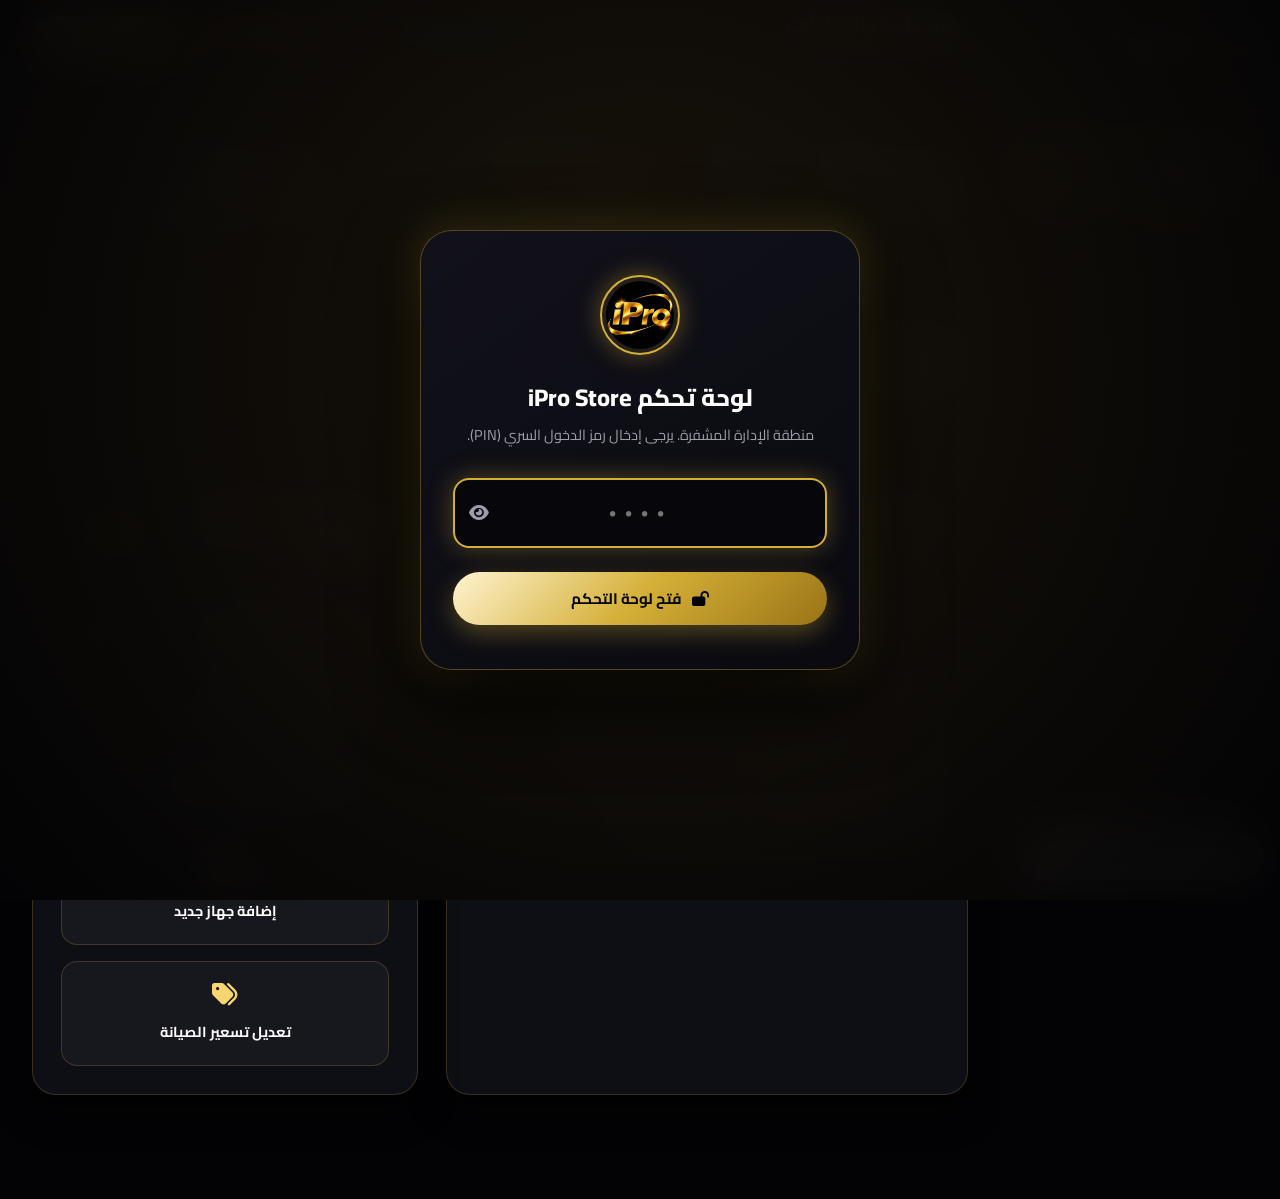
<file: admin.html>
<!DOCTYPE html>
<html lang="ar" dir="rtl">
<head>
  <meta charset="UTF-8">
  <meta name="viewport" content="width=device-width, initial-scale=1.0, maximum-scale=5.0">
  <title>لوحة التحكم والإدارة الذكية | iPro Store & Lab</title>
  <meta name="description" content="لوحة تحكم وإدارة متكاملة لمتجر ومعمل iPro Store - إدارة أجهزة الآيفون، الإكسسوارات الفاخرة، أسعار الصيانة، وسجل الاستفسارات">
  <link rel="icon" type="image/jpeg" href="assets/logo.jpg">

  <!-- Google Fonts: Cairo & Outfit -->
  <link rel="preconnect" href="https://fonts.googleapis.com">
  <link rel="preconnect" href="https://fonts.gstatic.com" crossorigin>
  <link href="https://fonts.googleapis.com/css2?family=Cairo:wght@400;600;700;800;900&family=Outfit:wght@400;600;700;800;900&display=swap" rel="stylesheet">

  <!-- Font Awesome 6 -->
  <link rel="stylesheet" href="https://cdnjs.cloudflare.com/ajax/libs/font-awesome/6.5.1/css/all.min.css">
  
  <!-- Base Theme & Admin Stylesheets -->
  <link rel="stylesheet" href="index.css">
  <link rel="stylesheet" href="admin.css">
</head>
<body class="lang-ar admin-body">

  <!-- ================= 1. PIN SECURITY LOCK SCREEN ================= -->
  <div class="admin-lock-overlay" id="adminLockOverlay">
    <div class="lock-card">
      <div class="lock-logo-wrapper">
        <img src="assets/logo.jpg" alt="iPro Logo" class="lock-logo-img">
      </div>
      <h2>لوحة تحكم iPro Store</h2>
      <p>منطقة الإدارة المشفرة. يرجى إدخال رمز الدخول السري (PIN).</p>

      <form id="pinAuthForm" onsubmit="return false;">
        <div class="pin-input-group">
          <input type="password" id="adminPinInput" class="pin-field" maxlength="8" placeholder="••••" autocomplete="off" autofocus>
          <button type="button" class="btn-toggle-pin" id="btnTogglePin" aria-label="إظهار الرمز">
            <i class="fa-solid fa-eye" id="pinEyeIcon"></i>
          </button>
        </div>

        <button type="submit" class="btn btn-gold btn-block" id="btnSubmitPin">
          <i class="fa-solid fa-lock-open"></i>
          <span>فتح لوحة التحكم</span>
        </button>
      </form>
    </div>
  </div>

  <!-- ================= 2. DASHBOARD MAIN SHELL ================= -->
  <div class="admin-shell">
    
    <!-- Backdrop overlay for mobile drawer -->
    <div class="sidebar-backdrop" id="sidebarBackdrop"></div>

    <!-- Collapsible Modern Sidebar -->
    <aside class="admin-sidebar" id="adminSidebar">
      <div class="sidebar-brand-box">
        <img src="assets/logo.jpg" alt="iPro Emblem" class="sidebar-logo">
        <div class="sidebar-brand-text">
          <h3>iPro Master</h3>
          <span>Admin Lab v2.5</span>
        </div>
        <button type="button" class="sidebar-close-btn" id="btnSidebarClose" aria-label="إغلاق القائمة">&times;</button>
      </div>

      <nav class="sidebar-nav">
        <button type="button" class="sidebar-link active" data-tab="paneOverview">
          <div class="link-left">
            <i class="fa-solid fa-chart-pie"></i>
            <span>نظرة عامة والتحليلات</span>
          </div>
          <span class="sidebar-badge" id="sideBadgeOverview">Live</span>
        </button>

        <button type="button" class="sidebar-link" data-tab="paneDevices">
          <div class="link-left">
            <i class="fa-solid fa-mobile-screen"></i>
            <span>أجهزة الآيفون</span>
          </div>
          <span class="sidebar-badge" id="sideBadgePhones">0</span>
        </button>

        <button type="button" class="sidebar-link" data-tab="paneAccessories">
          <div class="link-left">
            <i class="fa-solid fa-headphones"></i>
            <span>قسم الإكسسوارات</span>
          </div>
          <span class="sidebar-badge" id="sideBadgeAcc">0</span>
        </button>

        <button type="button" class="sidebar-link" data-tab="paneServices">
          <div class="link-left">
            <i class="fa-solid fa-screwdriver-wrench"></i>
            <span>خدمات وتسعير الصيانة</span>
          </div>
          <span class="sidebar-badge" id="sideBadgeServices">0</span>
        </button>

        <button type="button" class="sidebar-link" data-tab="paneInquiries">
          <div class="link-left">
            <i class="fa-solid fa-comments"></i>
            <span>سجل الاستفسارات والطلبات</span>
          </div>
          <span class="sidebar-badge" id="sideBadgeInquiries">0</span>
        </button>

        <button type="button" class="sidebar-link" data-tab="paneSettings">
          <div class="link-left">
            <i class="fa-solid fa-sliders"></i>
            <span>إعدادات المتجر والتواصل</span>
          </div>
        </button>
      </nav>

      <div class="sidebar-footer">
        <a href="index.html" target="_blank" class="btn btn-outline-gold btn-sm">
          <i class="fa-solid fa-arrow-up-right-from-square"></i>
          <span>معاينة المتجر المباشر</span>
        </a>
        <button type="button" class="btn btn-dark btn-sm" id="btnAdminLogout" style="border: 1px solid rgba(255,255,255,0.1);">
          <i class="fa-solid fa-arrow-right-from-bracket"></i>
          <span>قفل اللوحة والخروج</span>
        </button>
      </div>
    </aside>

    <!-- Main Content Wrapper -->
    <div class="admin-main-wrapper">
      
      <!-- Topbar Header -->
      <header class="admin-topbar">
        <div class="topbar-left">
          <button type="button" class="sidebar-toggle-btn" id="btnSidebarToggle" aria-label="القائمة">
            <i class="fa-solid fa-bars"></i>
          </button>
          <div class="topbar-page-title">
            <h2 id="currentTabTitle">نظرة عامة والتحليلات</h2>
            <small>مركز إدارة وتشغيل المتجر والمعمل الفوري</small>
          </div>
        </div>

        <div class="topbar-right">
          <div class="store-live-pill">
            <span class="store-live-dot"></span>
            <span>المتجر نشط وفوري</span>
          </div>

          <button type="button" class="btn btn-outline-gold btn-sm" id="btnQuickReset" title="إعادة تعيين البيانات للوضع الافتراضي">
            <i class="fa-solid fa-rotate-left"></i>
            <span class="hide-mobile">استعادة الافتراضي</span>
          </button>

          <a href="index.html" class="btn btn-gold btn-sm">
            <i class="fa-solid fa-store"></i>
            <span class="hide-mobile">المتجر الرئيسي</span>
          </a>
        </div>
      </header>

      <!-- Dynamic Content Body -->
      <main class="admin-content-body">
        
        <!-- ================= PANEL 1: OVERVIEW & ANALYTICS ================= -->
        <section class="dashboard-panel active" id="paneOverview">
          
          <!-- 4 KPI Cards -->
          <div class="kpi-stats-grid">
            <div class="kpi-card">
              <div class="kpi-icon-box"><i class="fa-solid fa-mobile-screen"></i></div>
              <div class="kpi-info">
                <span>أجهزة الآيفون المعروضة</span>
                <strong id="kpiPhonesCount">0</strong>
                <small>تشمل سلاسل 15 حتى 18 وكسر الزيرو</small>
              </div>
            </div>

            <div class="kpi-card">
              <div class="kpi-icon-box"><i class="fa-solid fa-headphones"></i></div>
              <div class="kpi-info">
                <span>الإكسسوارات الفاخرة</span>
                <strong id="kpiAccessoriesCount">0</strong>
                <small>شواحن، جرابات تيتانيوم، إيربودز، 9H</small>
              </div>
            </div>

            <div class="kpi-card">
              <div class="kpi-icon-box"><i class="fa-solid fa-screwdriver-wrench"></i></div>
              <div class="kpi-info">
                <span>خدمات وأسعار الصيانة</span>
                <strong id="kpiServicesCount">0</strong>
                <small>قطع أصلية فابريكا 100% وضمان سنة</small>
              </div>
            </div>

            <div class="kpi-card">
              <div class="kpi-icon-box"><i class="fa-solid fa-comments"></i></div>
              <div class="kpi-info">
                <span>استفسارات وطلبات الواتساب</span>
                <strong id="kpiInquiriesCount">0</strong>
                <small>محادثات وحجوزات مسجلة</small>
              </div>
            </div>
          </div>

          <!-- Analytics & Visual Charts Row -->
          <div class="analytics-grid-row">
            
            <!-- Most Popular Models Chart -->
            <div class="analytics-card">
              <div class="card-header-bar">
                <h3><i class="fa-solid fa-fire gold-text"></i> أكثر موديلات الآيفون طلباً واستفساراً</h3>
                <span class="badge-tag-sm">إحصائيات حية</span>
              </div>

              <div class="chart-bars-list" id="popularModelsChart">
                <div class="chart-bar-item">
                  <div class="bar-labels">
                    <span>iPhone 16 Pro Max (Desert Gold)</span>
                    <strong>96%</strong>
                  </div>
                  <div class="bar-track"><div class="bar-fill" style="width: 96%;"></div></div>
                </div>

                <div class="chart-bar-item">
                  <div class="bar-labels">
                    <span>iPhone 17 Pro Max (Next-Gen)</span>
                    <strong>88%</strong>
                  </div>
                  <div class="bar-track"><div class="bar-fill" style="width: 88%;"></div></div>
                </div>

                <div class="chart-bar-item">
                  <div class="bar-labels">
                    <span>iPhone 18 Pro Max (Ultra Flagship)</span>
                    <strong>82%</strong>
                  </div>
                  <div class="bar-track"><div class="bar-fill" style="width: 82%;"></div></div>
                </div>

                <div class="chart-bar-item">
                  <div class="bar-labels">
                    <span>أجهزة كسر زيرو فابريكا فرز أول</span>
                    <strong>74%</strong>
                  </div>
                  <div class="bar-track"><div class="bar-fill" style="width: 74%;"></div></div>
                </div>

                <div class="chart-bar-item">
                  <div class="bar-labels">
                    <span>iPhone 15 Pro Max (Titanium)</span>
                    <strong>68%</strong>
                  </div>
                  <div class="bar-track"><div class="bar-fill" style="width: 68%;"></div></div>
                </div>
              </div>
            </div>

            <!-- Department Traffic Breakdown -->
            <div class="analytics-card">
              <div class="card-header-bar">
                <h3><i class="fa-solid fa-chart-pie gold-text"></i> توزيع نشاط واهتمام الزوار</h3>
                <span class="badge-tag-sm">حسب الأقسام</span>
              </div>

              <div class="dept-stats-list">
                <div class="dept-stat-row">
                  <div class="dept-name">
                    <i class="fa-solid fa-mobile-screen gold-text"></i>
                    <span>مبيعات أجهزة الآيفون</span>
                  </div>
                  <div class="dept-pct">58%</div>
                </div>

                <div class="dept-stat-row">
                  <div class="dept-name">
                    <i class="fa-solid fa-screwdriver-wrench gold-text"></i>
                    <span>معمل وخدمات الصيانة</span>
                  </div>
                  <div class="dept-pct">27%</div>
                </div>

                <div class="dept-stat-row">
                  <div class="dept-name">
                    <i class="fa-solid fa-headphones gold-text"></i>
                    <span>قسم الإكسسوارات الفاخرة</span>
                  </div>
                  <div class="dept-pct">15%</div>
                </div>
              </div>

              <div class="shortcuts-grid">
                <button type="button" class="btn-shortcut" onclick="switchDashboardTab('paneDevices')">
                  <i class="fa-solid fa-circle-plus"></i>
                  <span>إضافة جهاز جديد</span>
                </button>
                <button type="button" class="btn-shortcut" onclick="switchDashboardTab('paneServices')">
                  <i class="fa-solid fa-tags"></i>
                  <span>تعديل تسعير الصيانة</span>
                </button>
              </div>
            </div>

          </div>

        </section>

        <!-- ================= PANEL 2: IPHONE CATALOG ================= -->
        <section class="dashboard-panel" id="paneDevices">
          
          <div class="section-toolbar">
            <div class="toolbar-search-box">
              <i class="fa-solid fa-magnifying-glass gold-text"></i>
              <input type="text" id="searchPhonesInput" placeholder="بحث باسم الموديل أو المعالج...">
            </div>

            <div class="toolbar-filters">
              <select id="filterPhonesCategory" class="custom-select" style="min-width: 180px;">
                <option value="all">جميع السلاسل</option>
                <option value="iphone-18">سلسلة iPhone 18</option>
                <option value="iphone-17">سلسلة iPhone 17</option>
                <option value="iphone-16">سلسلة iPhone 16</option>
                <option value="iphone-15">سلسلة iPhone 15</option>
                <option value="certified">كسر زيرو فابريكا فرز أول</option>
              </select>

              <button type="button" class="btn btn-gold btn-sm" id="btnOpenAddPhoneModal">
                <i class="fa-solid fa-plus"></i>
                <span>إضافة جهاز آيفون</span>
              </button>
            </div>
          </div>

          <div class="admin-table-container">
            <table class="admin-data-table">
              <thead>
                <tr>
                  <th>الجهاز والموديل</th>
                  <th>السلسلة</th>
                  <th>المعالج والمواصفات</th>
                  <th>سعات التخزين</th>
                  <th>حالة التوفر</th>
                  <th>إجراءات</th>
                </tr>
              </thead>
              <tbody id="phonesTableBody"></tbody>
            </table>
          </div>

        </section>

        <!-- ================= PANEL 3: ACCESSORIES CATALOG ================= -->
        <section class="dashboard-panel" id="paneAccessories">
          
          <div class="section-toolbar">
            <div class="toolbar-search-box">
              <i class="fa-solid fa-magnifying-glass gold-text"></i>
              <input type="text" id="searchAccessoriesInput" placeholder="بحث في الإكسسوارات...">
            </div>

            <div class="toolbar-filters">
              <select id="filterAccessoriesCategory" class="custom-select" style="min-width: 180px;">
                <option value="all">جميع الفئات</option>
                <option value="chargers">شواحن MagSafe وكابلات</option>
                <option value="cases">جرابات تيتانيوم وجلد</option>
                <option value="audio">سماعات AirPods Pro</option>
                <option value="glass">باغات حماية 9H</option>
              </select>

              <button type="button" class="btn btn-gold btn-sm" id="btnOpenAddAccModal">
                <i class="fa-solid fa-plus"></i>
                <span>إضافة إكسسوار جديد</span>
              </button>
            </div>
          </div>

          <div class="admin-table-container">
            <table class="admin-data-table">
              <thead>
                <tr>
                  <th>المنتج</th>
                  <th>الفئة</th>
                  <th>السعر المعتمد</th>
                  <th>الأجهزة المتوافقة</th>
                  <th>فترة الضمان</th>
                  <th>إجراءات</th>
                </tr>
              </thead>
              <tbody id="accessoriesTableBody"></tbody>
            </table>
          </div>

        </section>

        <!-- ================= PANEL 4: REPAIR SERVICES & PRICING ================= -->
        <section class="dashboard-panel" id="paneServices">
          
          <div class="section-toolbar">
            <div>
              <h3 style="font-size: 1.15rem; font-weight: 800; margin: 0 0 0.25rem 0;">أسعار الصيانة الفورية المعتمدة</h3>
              <small style="color: var(--text-muted);">يمكنك تعديل الأسعار مباشرة بالجدول والضغط على زر الحفظ</small>
            </div>

            <button type="button" class="btn btn-gold btn-sm" id="btnOpenAddServiceModal">
              <i class="fa-solid fa-plus"></i>
              <span>إضافة خدمة صيانة جديدة</span>
            </button>
          </div>

          <div class="admin-table-container">
            <table class="admin-data-table">
              <thead>
                <tr>
                  <th>خدمة الصيانة</th>
                  <th>السعر بالجنيه (ج.م) [قابل للتعديل]</th>
                  <th>مدة التنفيذ المقدرة</th>
                  <th>الضمان المعتمد</th>
                  <th>إجراءات</th>
                </tr>
              </thead>
              <tbody id="servicesTableBody"></tbody>
            </table>
          </div>

        </section>

        <!-- ================= PANEL 5: INQUIRIES & ORDERS LOG ================= -->
        <section class="dashboard-panel" id="paneInquiries">
          
          <div class="section-toolbar">
            <div>
              <h3 style="font-size: 1.15rem; font-weight: 800; margin: 0 0 0.25rem 0;">سجل طلبات واستفسارات الواتساب</h3>
              <small style="color: var(--text-muted);">يسجل تلقائياً أي استفسار أو طلب أسعار يتم من خلال الموقع</small>
            </div>

            <div class="toolbar-filters">
              <button type="button" class="btn btn-outline-gold btn-sm" id="btnClearInquiries">
                <i class="fa-solid fa-trash-can"></i>
                <span>مسح السجل</span>
              </button>
            </div>
          </div>

          <div class="admin-table-container">
            <table class="admin-data-table">
              <thead>
                <tr>
                  <th>القسم</th>
                  <th>تفاصيل الاستفسار / الطلب</th>
                  <th>التاريخ والوقت</th>
                  <th>الرقم الموجه إليه</th>
                  <th>إجراء فوري</th>
                </tr>
              </thead>
              <tbody id="inquiriesTableBody"></tbody>
            </table>
          </div>

        </section>

        <!-- ================= PANEL 6: STORE SETTINGS & WHATSAPP ================= -->
        <section class="dashboard-panel" id="paneSettings">
          
          <div class="settings-card">
            <h3><i class="fa-solid fa-sliders gold-text"></i> إعدادات المتجر وأرقام التواصل الرسمية</h3>
            <p>أي تعديل تحفظه هنا ينعكس فوراً على الموقع الرئيسي بدون الحاجة لإعادة كتابة الأكواد.</p>

            <form id="storeSettingsForm">
              <div class="settings-grid">
                
                <div class="form-group">
                  <label>رقم واتساب مبيعات وحجز الأجهزة (بدون +) *</label>
                  <input type="text" id="settingWaDevices" value="201017891759" required>
                  <small style="color:var(--text-muted); font-size:0.75rem;">المبيعات وحجز أجهزة الآيفون كاش وتقسيط</small>
                </div>

                <div class="form-group">
                  <label>رقم واتساب قسم ومعمل الصيانة المعتمد *</label>
                  <input type="text" id="settingWaMaintenance" value="201115373748" required>
                  <small style="color:var(--text-muted); font-size:0.75rem;">الحجز المباشر واستفسارات الشاشات والبطاريات</small>
                </div>

                <div class="form-group">
                  <label>رقم واتساب قسم الإكسسوارات الفاخرة *</label>
                  <input type="text" id="settingWaAccessories" value="201101675132" required>
                  <small style="color:var(--text-muted); font-size:0.75rem;">شواحن MagSafe، جرابات، وسماعات إيربودز</small>
                </div>

                <div class="form-group">
                  <label>رمز الدخول السري للوحة التحكم (PIN) *</label>
                  <input type="text" id="settingAdminPin" value="1234" required maxlength="8">
                  <small style="color:var(--text-muted); font-size:0.75rem;">الرمز المطلوب لفتح هذه اللوحة</small>
                </div>

                <div class="form-group full-col">
                  <label>نص شريط الإعلانات العلوي بالموقع *</label>
                  <textarea id="settingAnnouncement" rows="2" required>عرض خاص: احصل على سكرينة حماية أصلية مجاناً + ضمان سنة مع أي جهاز تشتريه!</textarea>
                </div>

              </div>

              <div style="display: flex; gap: 1rem; flex-wrap: wrap;">
                <button type="submit" class="btn btn-gold">
                  <i class="fa-solid fa-floppy-disk"></i>
                  <span>حفظ كافة الإعدادات فوراً</span>
                </button>

                <button type="button" class="btn btn-dark" id="btnFactoryReset" style="border: 1px solid rgba(239,68,68,0.4); color:#f87171;">
                  <i class="fa-solid fa-triangle-exclamation"></i>
                  <span>استعادة إعدادات المصنع للمتجر</span>
                </button>
              </div>
            </form>
          </div>

        </section>

      </main>
    </div>
  </div>

  <!-- ================= 3. MODALS FOR ADD / EDIT ================= -->

  <!-- A. ADD/EDIT PHONE MODAL -->
  <div class="admin-modal-backdrop" id="modalPhone">
    <div class="admin-modal-box">
      <div class="admin-modal-header">
        <h3 id="modalPhoneTitle"><i class="fa-solid fa-mobile-screen gold-text"></i> إضافة جهاز آيفون جديد</h3>
        <button type="button" class="modal-close-icon" onclick="closeAdminModal('modalPhone')">&times;</button>
      </div>

      <form id="formPhoneModal">
        <input type="hidden" id="modalPhoneId">
        <div class="admin-form-grid">
          
          <div class="form-group">
            <label>اسم الموديل *</label>
            <input type="text" id="mPhoneName" placeholder="مثال: iPhone 18 Pro Max" required>
          </div>

          <div class="form-group">
            <label>السلسلة / الفئة *</label>
            <select id="mPhoneCategory" class="custom-select" required>
              <option value="iphone-18">سلسلة iPhone 18</option>
              <option value="iphone-17">سلسلة iPhone 17</option>
              <option value="iphone-16">سلسلة iPhone 16</option>
              <option value="iphone-15">سلسلة iPhone 15</option>
              <option value="certified">كسر زيرو فابريكا فرز أول</option>
            </select>
          </div>

          <div class="form-group">
            <label>المعالج *</label>
            <input type="text" id="mPhoneChip" placeholder="مثال: A19 Pro Bionic (2nm)" required>
          </div>

          <div class="form-group">
            <label>مواصفات الشاشة *</label>
            <input type="text" id="mPhoneDisplay" placeholder="مثال: 6.9 بوصة Micro-OLED 120Hz" required>
          </div>

          <div class="form-group">
            <label>الكاميرا *</label>
            <input type="text" id="mPhoneCamera" placeholder="مثال: 48MP فيوجن + 10x زووم بصري" required>
          </div>

          <div class="form-group">
            <label>سعات التخزين (مفصولة بفاصلة) *</label>
            <input type="text" id="mPhoneStorages" placeholder="256GB, 512GB, 1TB" required>
          </div>

          <div class="form-group">
            <label>حالة الجهاز والضمان *</label>
            <input type="text" id="mPhoneCondition" placeholder="مثال: جديد كرتونة متبرشم" required>
          </div>

          <div class="form-group">
            <label>الشارة المميزة</label>
            <input type="text" id="mPhoneBadge" placeholder="مثال: فلاجشيب آبل 2026">
          </div>

          <div class="form-group full-width" style="margin-top: 1rem;">
            <button type="submit" class="btn btn-gold btn-block">
              <i class="fa-solid fa-check"></i>
              <span>حفظ بيانات الجهاز بالمتجر</span>
            </button>
          </div>

        </div>
      </form>
    </div>
  </div>

  <!-- B. ADD/EDIT ACCESSORY MODAL -->
  <div class="admin-modal-backdrop" id="modalAccessory">
    <div class="admin-modal-box">
      <div class="admin-modal-header">
        <h3 id="modalAccTitle"><i class="fa-solid fa-headphones gold-text"></i> إضافة إكسسوار جديد</h3>
        <button type="button" class="modal-close-icon" onclick="closeAdminModal('modalAccessory')">&times;</button>
      </div>

      <form id="formAccModal">
        <input type="hidden" id="modalAccId">
        <div class="admin-form-grid">
          
          <div class="form-group">
            <label>اسم الإكسسوار *</label>
            <input type="text" id="mAccName" placeholder="مثال: شاحن لاسلكي MagSafe 25W أصلي" required>
          </div>

          <div class="form-group">
            <label>القسم / التصنيف *</label>
            <select id="mAccCategory" class="custom-select" required>
              <option value="chargers">شواحن MagSafe وكابلات</option>
              <option value="cases">جرابات تيتانيوم وجلد</option>
              <option value="audio">سماعات AirPods Pro</option>
              <option value="glass">باغات حماية 9H</option>
            </select>
          </div>

          <div class="form-group">
            <label>السعر بالجنيه (ج.م) *</label>
            <input type="number" id="mAccPrice" placeholder="مثال: 1450" required>
          </div>

          <div class="form-group">
            <label>الأجهزة المتوافقة *</label>
            <input type="text" id="mAccCompat" placeholder="مثال: iPhone 12 حتى iPhone 18" required>
          </div>

          <div class="form-group">
            <label>فترة الضمان *</label>
            <input type="text" id="mAccWarranty" placeholder="مثال: ضمان سنة معتمد واستبدال" required>
          </div>

          <div class="form-group">
            <label>الشارة المميزة</label>
            <input type="text" id="mAccBadge" placeholder="مثال: أصلي فابريكا Type-C">
          </div>

          <div class="form-group full-width">
            <label>وصف المنتج *</label>
            <textarea id="mAccDesc" rows="2" placeholder="أهم مميزات الإكسسوار وطريقة استخدامه..." required></textarea>
          </div>

          <div class="form-group full-width" style="margin-top: 1rem;">
            <button type="submit" class="btn btn-gold btn-block">
              <i class="fa-solid fa-check"></i>
              <span>حفظ الإكسسوار بالمتجر</span>
            </button>
          </div>

        </div>
      </form>
    </div>
  </div>

  <!-- C. ADD/EDIT SERVICE MODAL -->
  <div class="admin-modal-backdrop" id="modalService">
    <div class="admin-modal-box">
      <div class="admin-modal-header">
        <h3 id="modalServiceTitle"><i class="fa-solid fa-screwdriver-wrench gold-text"></i> إضافة خدمة صيانة وتسعير</h3>
        <button type="button" class="modal-close-icon" onclick="closeAdminModal('modalService')">&times;</button>
      </div>

      <form id="formServiceModal">
        <input type="hidden" id="modalServiceId">
        <div class="admin-form-grid">
          
          <div class="form-group">
            <label>اسم خدمة الصيانة *</label>
            <input type="text" id="mServiceTitle" placeholder="مثال: تغيير باغة زجاج الشاشة الأصلية" required>
          </div>

          <div class="form-group">
            <label>السعر المعتمد (ج.م) *</label>
            <input type="number" id="mServicePrice" placeholder="مثال: 1850" required>
          </div>

          <div class="form-group">
            <label>مدة التنفيذ المقدرة *</label>
            <input type="text" id="mServiceTime" placeholder="مثال: 30 - 45 دقيقة فوري" required>
          </div>

          <div class="form-group">
            <label>فترة الضمان المعتمد *</label>
            <input type="text" id="mServiceWarranty" placeholder="مثال: ضمان سنة كاملة معتمد" required>
          </div>

          <div class="form-group full-width">
            <label>وصف الخدمة ونوع قطع الغيار *</label>
            <textarea id="mServiceDesc" rows="2" placeholder="تفاصيل الإصلاح والضمان وقطع الفابريكا المستخدمة..." required></textarea>
          </div>

          <div class="form-group full-width" style="margin-top: 1rem;">
            <button type="submit" class="btn btn-gold btn-block">
              <i class="fa-solid fa-check"></i>
              <span>حفظ خدمة الصيانة والتسعير</span>
            </button>
          </div>

        </div>
      </form>
    </div>
  </div>

  <!-- Toast Container -->
  <div class="toast-container" id="toastContainer"></div>

  <!-- Master Admin Controller -->
  <script src="admin.js"></script>
</body>
</html>
</file>
<file: index.css>
/* ===================================================================
   iPro Store & Mobile Services Lab - Master Luxury Stylesheet
   Theme: Pure Deep Obsidian Black with Radiant Royal Gold Accents
   Fully Responsive for Mobile (320px+) to 4K Ultra-wide Displays.
   Bilingual RTL (Egyptian Arabic) & LTR (English).
   =================================================================== */

/* CSS Reset & Design Tokens */
:root {
  /* Color Palette - Obsidian Black & Royal Gold */
  --bg-deep: #030304;
  --bg-surface: #0a0a0f;
  --bg-surface-elevated: #111118;
  --bg-surface-card: rgba(16, 16, 24, 0.75);
  --bg-glass: rgba(12, 12, 18, 0.82);
  --bg-glass-heavy: rgba(8, 8, 12, 0.94);
  
  /* Radiant Gold Gradients & Tints */
  --gold-primary: #D4AF37;
  --gold-light: #F7D672;
  --gold-lighter: #FFF4D0;
  --gold-dark: #9A7416;
  --gold-darker: #6E520D;
  --gold-gradient: linear-gradient(135deg, #FFF4D0 0%, #D4AF37 50%, #9A7416 100%);
  --gold-gradient-hover: linear-gradient(135deg, #FFFFFF 0%, #F7D672 50%, #D4AF37 100%);
  --gold-gradient-subtle: linear-gradient(135deg, rgba(247, 214, 114, 0.15) 0%, rgba(154, 116, 22, 0.05) 100%);
  --gold-border: rgba(212, 175, 55, 0.35);
  --gold-border-subtle: rgba(212, 175, 55, 0.15);
  --gold-border-highlight: rgba(247, 214, 114, 0.65);
  --gold-glow: 0 0 25px rgba(212, 175, 55, 0.22);
  --gold-glow-intense: 0 0 40px rgba(212, 175, 55, 0.45);

  /* Neutrals & Text */
  --text-pure: #FFFFFF;
  --text-main: #EDEDF0;
  --text-muted: #9E9EA8;
  --text-faint: #626270;
  --border-subtle: rgba(255, 255, 255, 0.08);

  /* Status Colors */
  --status-success: #10B981;
  --status-alert: #F59E0B;
  --status-urgent: #EF4444;

  /* Radii & Transitions */
  --radius-xs: 6px;
  --radius-sm: 10px;
  --radius-md: 16px;
  --radius-lg: 24px;
  --radius-xl: 32px;
  --radius-full: 9999px;

  --transition-fast: 0.2s ease;
  --transition-smooth: 0.35s cubic-bezier(0.16, 1, 0.3, 1);
  --transition-bounce: 0.5s cubic-bezier(0.34, 1.56, 0.64, 1);

  /* Typography */
  --font-ar: 'Cairo', system-ui, -apple-system, sans-serif;
  --font-en: 'Outfit', system-ui, -apple-system, sans-serif;
  --nav-height: 80px;
}

/* Base Body Styles */
*, *::before, *::after {
  box-sizing: border-box;
  margin: 0;
  padding: 0;
}

html {
  scroll-behavior: smooth;
  font-size: 16px;
  -webkit-text-size-adjust: 100%;
  overflow-x: hidden;
  width: 100%;
  max-width: 100vw;
}

body {
  background-color: var(--bg-deep);
  color: var(--text-main);
  line-height: 1.6;
  overflow-x: hidden;
  position: relative;
  min-height: 100vh;
  width: 100%;
  max-width: 100vw;
}

body.lang-ar {
  font-family: var(--font-ar);
  direction: rtl;
}

body.lang-en {
  font-family: var(--font-en);
  direction: ltr;
}

/* Custom Scrollbar */
::-webkit-scrollbar {
  width: 9px;
}
::-webkit-scrollbar-track {
  background: var(--bg-deep);
}
::-webkit-scrollbar-thumb {
  background: rgba(212, 175, 55, 0.3);
  border-radius: var(--radius-full);
}
::-webkit-scrollbar-thumb:hover {
  background: var(--gold-primary);
}

/* Common Layout Container */
.container {
  width: 100%;
  max-width: 1320px;
  margin-left: auto;
  margin-right: auto;
  padding-left: 1.25rem;
  padding-right: 1.25rem;
}

@media (max-width: 576px) {
  .container {
    padding-left: 1rem;
    padding-right: 1rem;
  }
}

/* Section Padding */
.section-padding {
  padding: 6rem 0;
  position: relative;
}

@media (max-width: 768px) {
  .section-padding {
    padding: 3.5rem 0;
  }
}

/* Reusable Typography & Text Utilities */
.gold-text {
  color: var(--gold-light);
}

.gold-gradient-text {
  background: var(--gold-gradient);
  -webkit-background-clip: text;
  -webkit-text-fill-color: transparent;
  display: inline-block;
}

.gold-highlight {
  color: var(--gold-light);
  font-weight: 700;
}

.text-center {
  text-align: center;
}

/* Section Headers */
.section-header-center {
  text-align: center;
  max-width: 780px;
  margin: 0 auto 3.5rem auto;
}

@media (max-width: 768px) {
  .section-header-center {
    margin-bottom: 2rem;
  }
}

.section-badge {
  display: inline-flex;
  align-items: center;
  gap: 0.5rem;
  padding: 0.4rem 1rem;
  border-radius: var(--radius-full);
  background: rgba(212, 175, 55, 0.1);
  border: 1px solid var(--gold-border);
  color: var(--gold-light);
  font-size: 0.85rem;
  font-weight: 700;
  margin-bottom: 1rem;
  backdrop-filter: blur(8px);
}

.section-title {
  font-size: clamp(1.85rem, 4vw, 2.75rem);
  font-weight: 800;
  color: #fff;
  line-height: 1.25;
  margin-bottom: 1rem;
}

.section-subtitle {
  font-size: clamp(0.95rem, 1.8vw, 1.1rem);
  color: var(--text-muted);
  line-height: 1.7;
}

/* Glassmorphism Cards */
.glass-card-gold {
  background: var(--bg-surface-card);
  backdrop-filter: blur(24px);
  -webkit-backdrop-filter: blur(24px);
  border: 1px solid var(--gold-border);
  border-radius: var(--radius-xl);
  box-shadow: 0 20px 50px rgba(0, 0, 0, 0.6);
  position: relative;
  overflow: hidden;
}

.glass-card-luxury {
  background: linear-gradient(135deg, rgba(20, 20, 28, 0.7) 0%, rgba(10, 10, 14, 0.85) 100%);
  backdrop-filter: blur(20px);
  -webkit-backdrop-filter: blur(20px);
  border: 1px solid var(--gold-border-subtle);
  border-radius: var(--radius-lg);
  transition: all var(--transition-smooth);
}

.glass-card-luxury:hover {
  border-color: var(--gold-primary);
  box-shadow: 0 15px 35px rgba(0, 0, 0, 0.8), var(--gold-glow);
  transform: translateY(-4px);
}

/* Luxury Buttons */
.btn {
  display: inline-flex;
  align-items: center;
  justify-content: center;
  gap: 0.6rem;
  padding: 0.75rem 1.6rem;
  border-radius: var(--radius-full);
  font-weight: 700;
  font-size: 0.95rem;
  text-decoration: none;
  cursor: pointer;
  transition: all var(--transition-smooth);
  border: none;
  font-family: inherit;
  white-space: nowrap;
}

.btn-sm {
  padding: 0.55rem 1.15rem;
  font-size: 0.85rem;
}

.btn-lg {
  padding: 0.95rem 2rem;
  font-size: 1.05rem;
}

.btn-block {
  width: 100%;
}

.btn-gold {
  background: var(--gold-gradient);
  color: #040406;
  box-shadow: 0 8px 25px rgba(212, 175, 55, 0.35);
}

.btn-gold:hover {
  background: var(--gold-gradient-hover);
  transform: translateY(-2px);
  box-shadow: 0 12px 35px rgba(212, 175, 55, 0.5);
  color: #000;
}

.btn-outline-gold {
  background: rgba(212, 175, 55, 0.08);
  border: 1px solid var(--gold-border);
  color: var(--gold-light);
}

.btn-outline-gold:hover {
  background: rgba(212, 175, 55, 0.2);
  border-color: var(--gold-primary);
  color: #fff;
  transform: translateY(-2px);
  box-shadow: 0 6px 20px rgba(212, 175, 55, 0.25);
}

.btn-whatsapp-green {
  background: #25D366;
  color: #fff;
  box-shadow: 0 8px 25px rgba(37, 211, 102, 0.35);
}

.btn-whatsapp-green:hover {
  background: #20BA5A;
  transform: translateY(-2px);
  box-shadow: 0 12px 35px rgba(37, 211, 102, 0.5);
}

.badge-gold {
  display: inline-flex;
  align-items: center;
  gap: 0.4rem;
  padding: 0.35rem 0.85rem;
  border-radius: var(--radius-full);
  background: rgba(212, 175, 55, 0.12);
  border: 1px solid var(--gold-border);
  color: var(--gold-light);
  font-size: 0.82rem;
  font-weight: 700;
}

.gold-link {
  color: var(--gold-light);
  text-decoration: none;
  transition: var(--transition-fast);
}

.gold-link:hover {
  color: #fff;
  text-decoration: underline;
}

/* ================= TOP ANNOUNCEMENT BAR ================= */
.top-announcement {
  background: linear-gradient(90deg, #181408 0%, #291F0A 50%, #181408 100%);
  border-bottom: 1px solid var(--gold-border);
  padding: 0.45rem 0;
  font-size: 0.82rem;
  position: relative;
  z-index: 105;
}

.announcement-inner {
  display: flex;
  align-items: center;
  justify-content: space-between;
  gap: 1rem;
  flex-wrap: nowrap;
}

.announcement-left {
  display: flex;
  align-items: center;
  gap: 0.75rem;
  min-width: 0;
  flex-shrink: 1;
}

.announcement-badge {
  background: var(--gold-primary);
  color: #000;
  font-weight: 800;
  font-size: 0.72rem;
  padding: 0.2rem 0.65rem;
  border-radius: var(--radius-full);
  text-transform: uppercase;
  flex-shrink: 0;
  display: inline-flex;
  align-items: center;
  gap: 0.35rem;
  box-shadow: 0 0 12px rgba(212, 175, 55, 0.4);
}

.announcement-text {
  margin: 0;
  color: var(--text-muted);
  font-size: 0.82rem;
  white-space: nowrap;
  overflow: hidden;
  text-overflow: ellipsis;
}

.announcement-right {
  display: flex;
  align-items: center;
  gap: 0.5rem;
  flex-shrink: 0;
}

.announcement-phone-pill {
  display: inline-flex;
  align-items: center;
  gap: 0.35rem;
  color: #fff;
  text-decoration: none;
  font-size: 0.76rem;
  padding: 0.2rem 0.55rem;
  border-radius: var(--radius-full);
  background: rgba(255, 255, 255, 0.08);
  border: 1px solid rgba(255, 255, 255, 0.1);
  transition: var(--transition-fast);
  white-space: nowrap;
}

.announcement-phone-pill:hover {
  background: rgba(212, 175, 55, 0.2);
  border-color: var(--gold-primary);
  color: var(--gold-light);
}

.announcement-close {
  background: none;
  border: none;
  color: var(--text-muted);
  font-size: 1.1rem;
  cursor: pointer;
  padding: 0 0.4rem;
  line-height: 1;
  transition: var(--transition-fast);
}

.announcement-close:hover {
  color: #fff;
}

/* ================= SITE HEADER & NAVIGATION ================= */
.site-header {
  position: sticky;
  top: 0;
  z-index: 100;
  background: rgba(4, 4, 6, 0.92);
  backdrop-filter: blur(20px);
  -webkit-backdrop-filter: blur(20px);
  border-bottom: 1px solid var(--gold-border-subtle);
  transition: all var(--transition-fast);
  width: 100%;
}

.navbar {
  display: flex;
  align-items: center;
  justify-content: space-between;
  height: var(--nav-height);
  position: relative;
  flex-wrap: nowrap;
  gap: 1.25rem;
  width: 100%;
}

/* Brand Logo (Standalone Luxury Circular Emblem) */
.brand-logo {
  display: inline-flex;
  align-items: center;
  justify-content: center;
  text-decoration: none;
  flex-shrink: 0;
  cursor: pointer;
}

.logo-image-wrapper {
  width: 50px;
  height: 50px;
  border-radius: 50%;
  overflow: hidden;
  border: 2px solid var(--gold-primary);
  box-shadow: 0 0 16px rgba(212, 175, 55, 0.4), inset 0 0 6px rgba(212, 175, 55, 0.3);
  display: flex;
  align-items: center;
  justify-content: center;
  background: #000;
  flex-shrink: 0;
  transition: transform 0.35s cubic-bezier(0.16, 1, 0.3, 1),
              box-shadow 0.35s cubic-bezier(0.16, 1, 0.3, 1),
              border-color 0.35s ease;
}

.brand-logo:hover .logo-image-wrapper {
  transform: scale(1.08);
  border-color: var(--gold-light);
  box-shadow: 0 0 25px rgba(212, 175, 55, 0.7), inset 0 0 10px rgba(212, 175, 55, 0.5);
}

.brand-logo-img {
  width: 100%;
  height: 100%;
  object-fit: cover;
  display: block;
}

.footer-logo .logo-image-wrapper {
  width: 58px;
  height: 58px;
}

/* Desktop Nav Menu */
.nav-menu {
  display: flex;
  align-items: center;
  list-style: none;
  gap: 1.15rem;
  margin: 0;
  padding: 0;
  flex-wrap: nowrap;
  white-space: nowrap;
}

.nav-link {
  color: var(--text-muted);
  text-decoration: none;
  font-size: 0.88rem;
  font-weight: 600;
  transition: var(--transition-fast);
  position: relative;
  padding: 0.5rem 0;
  white-space: nowrap;
}

.nav-link:hover, .nav-link.active {
  color: var(--gold-light);
}

.nav-link.active::after {
  content: '';
  position: absolute;
  bottom: 0;
  left: 0;
  right: 0;
  height: 2px;
  background: var(--gold-gradient);
  border-radius: var(--radius-full);
}

/* Header Actions */
.nav-actions {
  display: flex;
  align-items: center;
  gap: 0.55rem;
  flex-wrap: nowrap;
  flex-shrink: 0;
}

/* Language Switcher */
.lang-switch-box {
  display: inline-flex;
  align-items: center;
  background: rgba(255, 255, 255, 0.06);
  border: 1px solid var(--gold-border-subtle);
  border-radius: var(--radius-full);
  padding: 0.2rem 0.5rem;
  gap: 0.25rem;
}

.lang-btn {
  background: transparent;
  border: none;
  color: var(--text-muted);
  font-family: inherit;
  font-size: 0.82rem;
  font-weight: 700;
  cursor: pointer;
  padding: 0.25rem 0.5rem;
  border-radius: var(--radius-full);
  transition: var(--transition-fast);
}

.lang-btn.active {
  color: #040406;
  background: var(--gold-gradient);
  font-weight: 800;
  box-shadow: 0 2px 10px rgba(212, 175, 55, 0.35);
}

.lang-sep {
  color: var(--text-faint);
  font-size: 0.75rem;
}

/* Action Icons */
.search-toggle-btn, .cart-trigger-btn, .mobile-menu-toggle {
  width: 40px;
  height: 40px;
  border-radius: 50%;
  background: rgba(255, 255, 255, 0.05);
  border: 1px solid var(--gold-border-subtle);
  color: #fff;
  display: flex;
  align-items: center;
  justify-content: center;
  cursor: pointer;
  transition: var(--transition-fast);
  position: relative;
  font-size: 1rem;
}

.search-toggle-btn:hover, .cart-trigger-btn:hover, .mobile-menu-toggle:hover {
  border-color: var(--gold-primary);
  color: var(--gold-light);
  background: rgba(212, 175, 55, 0.15);
  transform: translateY(-2px);
}

.cart-count-badge {
  position: absolute;
  top: -4px;
  right: -4px;
  background: var(--gold-gradient);
  color: #000;
  font-size: 0.72rem;
  font-weight: 800;
  width: 19px;
  height: 19px;
  border-radius: 50%;
  display: flex;
  align-items: center;
  justify-content: center;
}

.action-btn-book {
  background: var(--gold-gradient);
  color: #000;
  border: none;
  padding: 0.5rem 1rem;
  border-radius: var(--radius-full);
  font-size: 0.85rem;
  font-weight: 700;
  display: inline-flex;
  align-items: center;
  gap: 0.45rem;
  cursor: pointer;
  text-decoration: none;
  transition: var(--transition-fast);
  font-family: inherit;
}

.action-btn-book:hover {
  transform: translateY(-2px);
  box-shadow: 0 6px 20px rgba(212, 175, 55, 0.4);
}

.mobile-menu-toggle {
  display: none;
  flex-direction: column;
  align-items: center;
  justify-content: center;
  gap: 5px;
  position: relative;
  transition: all var(--transition-fast);
}

.mobile-menu-toggle span {
  width: 18px;
  height: 2px;
  background-color: #fff;
  border-radius: 2px;
  transition: all var(--transition-fast);
  transform-origin: center;
}

.mobile-menu-toggle.active {
  border-color: var(--gold-primary);
  background: rgba(212, 175, 55, 0.2);
}

.mobile-menu-toggle.active span:nth-child(1) {
  transform: translateY(7px) rotate(45deg);
  background-color: var(--gold-light);
}

.mobile-menu-toggle.active span:nth-child(2) {
  opacity: 0;
  transform: scaleX(0);
}

.mobile-menu-toggle.active span:nth-child(3) {
  transform: translateY(-7px) rotate(-45deg);
  background-color: var(--gold-light);
}

.nav-item-cta {
  display: none;
}

body.menu-locked {
  overflow: hidden !important;
  touch-action: none !important;
}

/* ================= SEARCH OVERLAY ================= */
.search-overlay {
  position: absolute;
  top: 100%;
  left: 0;
  width: 100%;
  background: rgba(8, 8, 12, 0.98);
  backdrop-filter: blur(25px);
  border-bottom: 1px solid var(--gold-border);
  padding: 1.5rem 0;
  display: none;
  box-shadow: 0 25px 50px rgba(0, 0, 0, 0.8);
}

.search-overlay.active {
  display: block;
  animation: fadeInDown 0.3s ease;
}

@keyframes fadeInDown {
  from { opacity: 0; transform: translateY(-10px); }
  to { opacity: 1; transform: translateY(0); }
}

.search-input-box {
  display: flex;
  align-items: center;
  background: rgba(255, 255, 255, 0.05);
  border: 1px solid var(--gold-border);
  border-radius: var(--radius-full);
  padding: 0.75rem 1.25rem;
  gap: 0.85rem;
}

.search-input-box input {
  flex: 1;
  background: transparent;
  border: none;
  color: #fff;
  font-size: 1.1rem;
  outline: none;
  font-family: inherit;
}

.clear-search-btn {
  background: none;
  border: none;
  color: var(--text-muted);
  font-size: 1.4rem;
  cursor: pointer;
}

.search-quick-tags {
  display: flex;
  align-items: center;
  gap: 0.65rem;
  margin-top: 1rem;
  flex-wrap: wrap;
  font-size: 0.85rem;
  color: var(--text-muted);
}

.quick-tag {
  background: rgba(255, 255, 255, 0.06);
  border: 1px solid var(--gold-border-subtle);
  color: var(--text-main);
  padding: 0.25rem 0.75rem;
  border-radius: var(--radius-full);
  cursor: pointer;
  font-family: inherit;
  font-size: 0.82rem;
  transition: var(--transition-fast);
}

.quick-tag:hover {
  background: rgba(212, 175, 55, 0.2);
  border-color: var(--gold-primary);
  color: var(--gold-light);
}

.search-results-box {
  margin-top: 1.25rem;
  max-height: 380px;
  overflow-y: auto;
  display: none;
}

.search-results-box.has-results {
  display: block;
}

/* ================= HERO SECTION ================= */
/* ================= HERO SECTION & AMBIENT GLOW ================= */
.hero-section {
  position: relative;
  padding: 4.5rem 0 5.5rem 0;
  overflow: hidden;
  background: radial-gradient(circle at 50% 20%, #151208 0%, #030304 70%);
}

.hero-bg-gradients {
  position: absolute;
  inset: 0;
  pointer-events: none;
  overflow: hidden;
  z-index: 1;
}

.gold-radial-mesh {
  position: absolute;
  border-radius: 50%;
  filter: blur(80px);
  opacity: 0.6;
  animation: pulseMesh 8s infinite alternate ease-in-out;
}

.gold-radial-mesh.top-left {
  top: -150px;
  inset-inline-start: -150px;
  width: 550px;
  height: 550px;
  background: radial-gradient(circle, rgba(212, 175, 55, 0.25) 0%, transparent 70%);
}

.gold-radial-mesh.center-glow {
  top: 25%;
  inset-inline-end: -100px;
  width: 650px;
  height: 650px;
  background: radial-gradient(circle, rgba(247, 214, 114, 0.16) 0%, transparent 70%);
}

.grid-overlay {
  position: absolute;
  inset: 0;
  background-image: linear-gradient(rgba(212, 175, 55, 0.03) 1px, transparent 1px),
                    linear-gradient(90deg, rgba(212, 175, 55, 0.03) 1px, transparent 1px);
  background-size: 50px 50px;
  opacity: 0.5;
}

@keyframes pulseMesh {
  0% { transform: scale(1) translate(0, 0); opacity: 0.5; }
  100% { transform: scale(1.15) translate(30px, 20px); opacity: 0.75; }
}

.hero-grid {
  display: grid;
  grid-template-columns: 1.15fr 0.95fr;
  gap: 3.5rem;
  align-items: center;
  position: relative;
  z-index: 2;
}

.hero-chip {
  display: inline-flex;
  align-items: center;
  gap: 0.65rem;
  padding: 0.45rem 1.1rem;
  border-radius: var(--radius-full);
  background: rgba(212, 175, 55, 0.12);
  border: 1px solid var(--gold-border);
  color: var(--gold-light);
  font-size: 0.88rem;
  font-weight: 700;
  margin-bottom: 1.5rem;
}

.chip-pulse {
  width: 9px;
  height: 9px;
  border-radius: 50%;
  background: var(--gold-primary);
  box-shadow: 0 0 10px var(--gold-primary);
  animation: pulseGold 2s infinite;
}

@keyframes pulseGold {
  0% { transform: scale(0.95); opacity: 0.7; }
  50% { transform: scale(1.3); opacity: 1; }
  100% { transform: scale(0.95); opacity: 0.7; }
}

.hero-title {
  font-size: clamp(2.2rem, 4.2vw, 3.6rem);
  font-weight: 900;
  color: #fff;
  line-height: 1.25;
  margin-bottom: 1.25rem;
  letter-spacing: -0.5px;
}

.hero-description {
  font-size: clamp(1rem, 1.6vw, 1.12rem);
  color: var(--text-muted);
  line-height: 1.8;
  margin-bottom: 2rem;
  max-width: 620px;
}

.hero-cta-group {
  display: flex;
  gap: 0.85rem;
  flex-wrap: wrap;
  margin-bottom: 2.5rem;
}

.btn-glow {
  box-shadow: 0 0 25px rgba(212, 175, 55, 0.4), 0 8px 25px rgba(212, 175, 55, 0.35);
}

.btn-glow:hover {
  box-shadow: 0 0 35px rgba(212, 175, 55, 0.6), 0 12px 35px rgba(212, 175, 55, 0.5);
}

/* Metrics Row */
.hero-metrics {
  display: flex;
  align-items: center;
  gap: 1.75rem;
  padding-top: 1.75rem;
  border-top: 1px solid var(--gold-border-subtle);
  flex-wrap: wrap;
}

.metric-card {
  display: flex;
  flex-direction: column;
  gap: 0.25rem;
}

.metric-number {
  font-size: 1.75rem;
  font-weight: 900;
  color: var(--gold-light);
  font-family: var(--font-en);
  line-height: 1.1;
}

.metric-number small {
  font-size: 0.85rem;
  font-weight: 700;
  margin-inline-start: 0.25rem;
}

.metric-label {
  font-size: 0.82rem;
  color: var(--text-muted);
  font-weight: 600;
}

.metric-divider {
  width: 1px;
  height: 38px;
  background: var(--gold-border-subtle);
}

/* Storefront Showcase Card */
.hero-visual {
  position: relative;
}

/* ================= ORIGINAL STOREFRONT SHOWCASE CARD (HERO) ================= */
.storefront-showcase-card {
  position: relative;
  background: var(--bg-surface-card);
  backdrop-filter: blur(25px);
  -webkit-backdrop-filter: blur(25px);
  border: 2px solid var(--gold-border);
  border-radius: var(--radius-xl);
  overflow: hidden;
  box-shadow: 0 25px 60px rgba(0, 0, 0, 0.85), 0 0 35px rgba(212, 175, 55, 0.25);
  transition: all 0.4s cubic-bezier(0.16, 1, 0.3, 1);
}

.storefront-showcase-card:hover {
  transform: translateY(-4px);
  border-color: var(--gold-primary);
  box-shadow: 0 30px 70px rgba(0, 0, 0, 0.9), 0 0 45px rgba(212, 175, 55, 0.4);
}

.showcase-card-header {
  display: flex;
  align-items: center;
  justify-content: space-between;
  padding: 0.9rem 1.35rem;
  background: rgba(14, 14, 20, 0.95);
  border-bottom: 1px solid var(--gold-border-subtle);
}

.store-badge-live {
  display: inline-flex;
  align-items: center;
  gap: 0.55rem;
  font-size: 0.82rem;
  font-weight: 700;
  color: #fff;
}

.live-dot-pulse {
  width: 9px;
  height: 9px;
  border-radius: 50%;
  background: #10B981;
  box-shadow: 0 0 10px #10B981;
  animation: pulseGreen 1.8s infinite;
}

@keyframes pulseGreen {
  0% { transform: scale(0.9); opacity: 0.7; }
  50% { transform: scale(1.3); opacity: 1; }
  100% { transform: scale(0.9); opacity: 0.7; }
}

.store-logo-mini {
  width: 38px;
  height: 38px;
  border-radius: 50%;
  border: 1.5px solid var(--gold-primary);
  overflow: hidden;
  box-shadow: 0 0 12px rgba(212, 175, 55, 0.4);
  display: flex;
  align-items: center;
  justify-content: center;
  background: #000;
}

.mini-gold-logo {
  width: 100%;
  height: 100%;
  object-fit: cover;
  display: block;
}

.storefront-image-frame {
  position: relative;
  width: 100%;
  height: 360px;
  overflow: hidden;
  background: #000;
}

.storefront-photo {
  width: 100%;
  height: 100%;
  object-fit: cover;
  display: block;
  transition: transform 0.6s ease;
}

.storefront-showcase-card:hover .storefront-photo {
  transform: scale(1.04);
}

.storefront-overlay-glow {
  position: absolute;
  inset: 0;
  background: linear-gradient(180deg, rgba(0, 0, 0, 0.1) 0%, rgba(0, 0, 0, 0.25) 55%, rgba(6, 6, 9, 0.85) 100%);
  pointer-events: none;
}

.store-floating-tag {
  position: absolute;
  background: rgba(8, 8, 12, 0.88);
  backdrop-filter: blur(14px);
  -webkit-backdrop-filter: blur(14px);
  border: 1px solid var(--gold-border);
  padding: 0.45rem 0.95rem;
  border-radius: var(--radius-full);
  display: inline-flex;
  align-items: center;
  gap: 0.5rem;
  font-size: 0.8rem;
  font-weight: 700;
  color: #fff;
  box-shadow: 0 8px 20px rgba(0, 0, 0, 0.6);
  z-index: 3;
}

.store-floating-tag.tag-top {
  top: 1.15rem;
  inset-inline-start: 1.15rem;
}

.store-floating-tag.tag-bottom {
  bottom: 1.15rem;
  inset-inline-end: 1.15rem;
}

.storefront-card-footer {
  padding: 1.25rem 1.5rem;
  background: linear-gradient(180deg, rgba(16, 16, 24, 0.95) 0%, rgba(8, 8, 12, 0.98) 100%);
  border-top: 1px solid var(--gold-border-subtle);
  display: flex;
  align-items: center;
  justify-content: space-between;
  gap: 1rem;
  flex-wrap: wrap;
}

.store-address-brief strong {
  display: block;
  font-size: 1.05rem;
  font-weight: 800;
  color: #fff;
  margin-bottom: 0.2rem;
}

.store-address-brief small {
  color: var(--text-muted);
  font-size: 0.82rem;
}

/* ================= STORE SECTION (IPHONE NO PRICES) ================= */
.store-section {
  background: #060609;
}

.store-filter-bar,
.filter-bar-container {
  display: flex;
  align-items: center;
  justify-content: space-between;
  gap: 1.5rem;
  margin-bottom: 2.5rem;
  flex-wrap: wrap;
  width: 100%;
}

.category-tabs {
  display: flex;
  align-items: center;
  gap: 0.65rem;
  flex-wrap: wrap;
  flex: 1;
  min-width: 0;
}

.tab-btn,
.filter-tab {
  background: rgba(255, 255, 255, 0.05);
  border: 1px solid var(--gold-border-subtle);
  color: var(--text-muted);
  padding: 0.55rem 1.15rem;
  border-radius: var(--radius-full);
  font-size: 0.88rem;
  font-weight: 700;
  cursor: pointer;
  transition: all var(--transition-fast);
  font-family: inherit;
  display: inline-flex;
  align-items: center;
  gap: 0.45rem;
  white-space: nowrap;
}

.tab-btn:hover,
.filter-tab:hover {
  background: rgba(212, 175, 55, 0.15);
  color: var(--gold-light);
  border-color: var(--gold-primary);
  transform: translateY(-2px);
}

.tab-btn.active,
.filter-tab.active {
  background: var(--gold-gradient);
  color: #040406;
  border-color: var(--gold-primary);
  box-shadow: 0 4px 15px rgba(212, 175, 55, 0.35);
  font-weight: 800;
}

.tab-btn.tab-highlight,
.filter-tab.filter-highlight {
  border-color: rgba(212, 175, 55, 0.4);
}

.store-sort-box {
  display: inline-flex;
  align-items: center;
  gap: 0.65rem;
  flex-shrink: 0;
}

.store-sort-box label {
  color: var(--text-muted);
  font-size: 0.88rem;
  font-weight: 700;
  display: inline-flex;
  align-items: center;
  gap: 0.35rem;
  cursor: pointer;
}

.custom-select-wrapper {
  position: relative;
  display: inline-flex;
  align-items: center;
}

.custom-select {
  background: #0e0e14;
  border: 1px solid var(--gold-border);
  color: #fff;
  padding: 0.5rem 2.2rem 0.5rem 1.25rem;
  border-radius: var(--radius-full);
  outline: none;
  font-family: inherit;
  font-size: 0.88rem;
  font-weight: 700;
  cursor: pointer;
  appearance: none;
  -webkit-appearance: none;
  -moz-appearance: none;
  transition: var(--transition-fast);
  box-shadow: 0 4px 12px rgba(0, 0, 0, 0.4);
}

html[dir="rtl"] .custom-select {
  padding: 0.5rem 1.25rem 0.5rem 2.2rem;
}

.custom-select:hover,
.custom-select:focus {
  border-color: var(--gold-primary);
  box-shadow: 0 0 15px rgba(212, 175, 55, 0.25);
}

.select-chevron {
  position: absolute;
  inset-inline-end: 0.9rem;
  color: var(--gold-light);
  font-size: 0.75rem;
  pointer-events: none;
}

/* Product Grid */
.product-grid {
  display: grid;
  grid-template-columns: repeat(auto-fill, minmax(min(100%, 320px), 1fr));
  gap: 2rem;
}

.product-card {
  background: linear-gradient(135deg, rgba(16, 16, 24, 0.85) 0%, rgba(8, 8, 12, 0.95) 100%);
  border: 1px solid var(--gold-border-subtle);
  border-radius: var(--radius-xl);
  padding: 1.75rem;
  position: relative;
  transition: all var(--transition-smooth);
  display: flex;
  flex-direction: column;
}

.product-card:hover {
  border-color: var(--gold-primary);
  box-shadow: 0 20px 45px rgba(0, 0, 0, 0.8), var(--gold-glow);
  transform: translateY(-5px);
}

.product-badges-header {
  display: flex;
  align-items: center;
  justify-content: space-between;
  gap: 0.5rem;
  width: 100%;
  margin-bottom: 0.85rem;
  position: relative;
  z-index: 5;
}

.product-badge-flag {
  position: absolute;
  top: 1.25rem;
  inset-inline-start: 1.25rem;
  background: rgba(212, 175, 55, 0.18);
  border: 1px solid var(--gold-border);
  color: var(--gold-light);
  padding: 0.25rem 0.75rem;
  border-radius: var(--radius-full);
  font-size: 0.78rem;
  font-weight: 800;
  z-index: 5;
}

.product-condition-tag {
  position: absolute;
  top: 1.25rem;
  inset-inline-end: 1.25rem;
  background: rgba(255, 255, 255, 0.08);
  border: 1px solid rgba(255, 255, 255, 0.1);
  color: #fff;
  padding: 0.25rem 0.65rem;
  border-radius: var(--radius-full);
  font-size: 0.75rem;
  font-weight: 600;
  z-index: 5;
}

/* Inside header container: zero collisions, clean flex spacing */
.product-badges-header .product-badge-flag,
.product-badges-header .product-condition-tag {
  position: static;
  inset: auto;
  max-width: 49%;
  white-space: nowrap;
  overflow: hidden;
  text-overflow: ellipsis;
  display: inline-flex;
  align-items: center;
  gap: 0.35rem;
}

/* Realistic 3D Mockup Box - Optimized Height */
.product-visual {
  height: 200px;
  display: flex;
  align-items: center;
  justify-content: center;
  margin: 0.75rem 0;
  perspective: 1000px;
}

.rendered-iphone {
  width: 125px;
  height: 190px;
  border-radius: 30px;
  border: 4px solid #1c1c22;
  position: relative;
  box-shadow: 0 20px 45px rgba(0, 0, 0, 0.9), inset 0 0 3px rgba(255, 255, 255, 0.4);
  transition: all 0.5s ease;
  overflow: hidden;
}

.rendered-iphone.gold-edition {
  background: linear-gradient(135deg, #d8b248 0%, #684f18 50%, #f7d672 100%);
  box-shadow: 0 25px 60px rgba(0, 0, 0, 0.9), inset 0 0 4px rgba(255, 255, 255, 0.6), 0 0 35px rgba(212, 175, 55, 0.35);
}

.rendered-iphone.black-edition {
  background: linear-gradient(135deg, #38383e 0%, #121214 50%, #4a4a52 100%);
}

.rendered-iphone.natural-edition {
  background: linear-gradient(135deg, #b8b3a8 0%, #7d786e 50%, #cfcac0 100%);
}

.product-card:hover .rendered-iphone {
  transform: rotateY(-10deg) rotateX(8deg) scale(1.05);
}

.inner-screen-glass {
  position: absolute;
  inset: 6px;
  background: #000;
  border-radius: 30px;
  display: flex;
  flex-direction: column;
  justify-content: space-between;
  align-items: center;
  padding: 8px 10px;
  overflow: hidden;
}

.card-dynamic-pill {
  width: 44px;
  height: 12px;
  background: #111;
  border-radius: var(--radius-full);
}

.card-screen-center {
  color: var(--gold-primary);
  font-size: 1.8rem;
  opacity: 0.85;
}

.card-bottom-bar {
  width: 46px;
  height: 3px;
  background: rgba(255, 255, 255, 0.4);
  border-radius: var(--radius-full);
}

.product-info {
  display: flex;
  flex-direction: column;
  flex: 1;
}

.product-meta-row {
  display: flex;
  align-items: center;
  justify-content: space-between;
  margin-bottom: 0.65rem;
  font-size: 0.85rem;
}

.product-chip-type {
  color: var(--gold-light);
  font-weight: 700;
  display: flex;
  align-items: center;
  gap: 0.35rem;
}

.product-rating {
  color: #F59E0B;
  font-weight: 700;
}

.product-title {
  font-size: 1.35rem;
  font-weight: 800;
  color: #fff;
  margin-bottom: 0.85rem;
}

.product-highlights {
  list-style: none;
  display: flex;
  flex-direction: column;
  gap: 0.45rem;
  margin-bottom: 1.25rem;
  font-size: 0.88rem;
  color: var(--text-muted);
}

.product-highlights li {
  display: flex;
  align-items: center;
  gap: 0.5rem;
}

.product-highlights li i {
  color: var(--gold-primary);
  font-size: 0.8rem;
}

.product-options-row {
  display: flex;
  align-items: center;
  justify-content: space-between;
  padding: 0.85rem 0;
  border-top: 1px solid var(--gold-border-subtle);
  border-bottom: 1px solid var(--gold-border-subtle);
  margin-bottom: 1.25rem;
  gap: 0.5rem;
}

.storage-pills {
  display: flex;
  gap: 0.4rem;
}

.storage-pill {
  background: rgba(255, 255, 255, 0.05);
  border: 1px solid rgba(255, 255, 255, 0.1);
  color: var(--text-muted);
  padding: 0.25rem 0.55rem;
  border-radius: var(--radius-xs);
  font-size: 0.78rem;
  cursor: pointer;
  font-weight: 600;
  font-family: inherit;
  transition: var(--transition-fast);
}

.storage-pill.active {
  background: rgba(212, 175, 55, 0.2);
  border-color: var(--gold-primary);
  color: var(--gold-light);
}

.color-dots-compact {
  display: flex;
  gap: 0.35rem;
}

.color-dot-sm {
  width: 18px;
  height: 18px;
  border-radius: 50%;
  border: 2px solid transparent;
  cursor: pointer;
  transition: var(--transition-fast);
}

.color-dot-sm.active {
  border-color: #fff;
  transform: scale(1.15);
}

/* Product Footer (Strictly No Prices - Inquire Quote) */
.product-footer-row {
  display: flex;
  align-items: center;
  justify-content: space-between;
  margin-top: auto;
  gap: 0.75rem;
}

.product-availability-status {
  display: flex;
  align-items: center;
  gap: 0.45rem;
  font-size: 0.82rem;
  color: #10B981;
  font-weight: 700;
}

.avail-dot {
  width: 7px;
  height: 7px;
  border-radius: 50%;
  background: #10B981;
}

.product-action-buttons {
  display: flex;
  align-items: center;
  gap: 0.45rem;
}

.btn-icon-view, .btn-add-list {
  width: 36px;
  height: 36px;
  border-radius: 50%;
  background: rgba(255, 255, 255, 0.06);
  border: 1px solid var(--gold-border-subtle);
  color: #fff;
  display: flex;
  align-items: center;
  justify-content: center;
  cursor: pointer;
  transition: var(--transition-fast);
  font-size: 0.88rem;
}

.btn-icon-view:hover, .btn-add-list:hover {
  background: rgba(212, 175, 55, 0.2);
  border-color: var(--gold-primary);
  color: var(--gold-light);
}

.btn-inquire-whatsapp {
  background: var(--gold-gradient);
  color: #000;
  border: none;
  padding: 0.5rem 0.95rem;
  border-radius: var(--radius-full);
  font-size: 0.82rem;
  font-weight: 800;
  display: inline-flex;
  align-items: center;
  gap: 0.4rem;
  cursor: pointer;
  transition: var(--transition-fast);
  font-family: inherit;
}

.btn-inquire-whatsapp:hover {
  transform: translateY(-2px);
  box-shadow: 0 4px 15px rgba(212, 175, 55, 0.4);
}

/* ================= ACCESSORIES SECTION ================= */
.accessories-section {
  background: radial-gradient(circle at 50% 50%, #100e06 0%, #030305 75%);
}

.accessories-grid {
  display: grid;
  grid-template-columns: repeat(auto-fill, minmax(min(100%, 320px), 1fr));
  gap: 2rem;
}

.accessory-product-card {
  position: relative;
}

.accessory-visual-box {
  height: 230px;
  display: flex;
  align-items: center;
  justify-content: center;
  margin: 1.25rem 0 1rem 0;
  perspective: 1000px;
  position: relative;
  overflow: visible;
}

/* 1. MagSafe Charger Visual Mockup */
.mockup-magsafe-charger {
  width: 140px;
  height: 140px;
  border-radius: 50%;
  background: radial-gradient(circle, #2a2a35 0%, #15151c 65%, #08080c 100%);
  border: 3px solid var(--gold-border);
  box-shadow: 0 16px 38px rgba(0, 0, 0, 0.85), 0 0 28px rgba(212, 175, 55, 0.35);
  display: flex;
  align-items: center;
  justify-content: center;
  position: relative;
  transition: transform 0.4s cubic-bezier(0.16, 1, 0.3, 1), box-shadow 0.4s ease;
}

.accessory-product-card:hover .mockup-magsafe-charger {
  transform: scale(1.06) rotate(6deg);
  box-shadow: 0 22px 48px rgba(0, 0, 0, 0.95), 0 0 40px rgba(212, 175, 55, 0.6);
  border-color: var(--gold-primary);
}

.magsafe-inner-ring {
  width: 90px;
  height: 90px;
  border-radius: 50%;
  border: 2px dashed rgba(212, 175, 55, 0.65);
  display: flex;
  align-items: center;
  justify-content: center;
  position: relative;
  animation: rotateMagsafe 22s linear infinite;
}

@keyframes rotateMagsafe {
  from { transform: rotate(0deg); }
  to { transform: rotate(360deg); }
}

.magsafe-center-emblem {
  width: 44px;
  height: 44px;
  border-radius: 50%;
  background: rgba(212, 175, 55, 0.16);
  border: 1.5px solid var(--gold-primary);
  display: flex;
  align-items: center;
  justify-content: center;
  color: var(--gold-light);
  font-size: 1.3rem;
  box-shadow: 0 0 14px rgba(212, 175, 55, 0.45);
}

.magsafe-cord {
  position: absolute;
  bottom: -32px;
  width: 6px;
  height: 36px;
  background: linear-gradient(180deg, #d4af37 0%, #1f1f26 100%);
  border-radius: 3px;
}

.magsafe-floating-label {
  position: absolute;
  bottom: 6px;
  font-size: 0.68rem;
  font-weight: 800;
  color: #fff;
  background: rgba(0, 0, 0, 0.8);
  padding: 0.15rem 0.6rem;
  border-radius: var(--radius-full);
  border: 1px solid var(--gold-border-subtle);
  white-space: nowrap;
}

/* 2. Luxury Case Visual Mockup */
.mockup-case {
  width: 124px;
  height: 205px;
  border-radius: 30px;
  background: linear-gradient(145deg, #22222d 0%, #0d0d14 100%);
  border: 2.5px solid var(--gold-border);
  box-shadow: 0 20px 45px rgba(0, 0, 0, 0.9), 0 0 25px rgba(212, 175, 55, 0.25);
  position: relative;
  display: flex;
  align-items: center;
  justify-content: center;
  transition: all 0.4s cubic-bezier(0.16, 1, 0.3, 1);
}

.accessory-product-card:hover .mockup-case {
  transform: translateY(-5px) rotate(-3deg);
  border-color: var(--gold-primary);
  box-shadow: 0 25px 55px rgba(0, 0, 0, 0.95), 0 0 35px rgba(212, 175, 55, 0.45);
}

.mockup-case.case-gold {
  background: linear-gradient(145deg, #3d3215 0%, #181305 100%);
  border-color: #d4af37;
}

.mockup-case.case-black {
  background: linear-gradient(145deg, #1c1c22 0%, #09090c 100%);
  border-color: #48484a;
}

.mockup-case.case-silver {
  background: linear-gradient(145deg, #38383e 0%, #1c1c20 100%);
  border-color: #b0b0b8;
}

.mockup-case.case-blue {
  background: linear-gradient(145deg, #0f1d33 0%, #060c17 100%);
  border-color: #3b82f6;
}

.mockup-case.case-brown {
  background: linear-gradient(145deg, #42220f 0%, #1c0e05 100%);
  border-color: #92400e;
}

.case-camera-bump {
  position: absolute;
  top: 14px;
  inset-inline-start: 14px;
  width: 52px;
  height: 52px;
  border-radius: 14px;
  background: rgba(0, 0, 0, 0.85);
  border: 1.5px solid var(--gold-primary);
  display: grid;
  grid-template-columns: 1fr 1fr;
  padding: 5px;
  gap: 4px;
  box-shadow: 0 4px 10px rgba(0, 0, 0, 0.6);
}

.case-lens-dot {
  width: 16px;
  height: 16px;
  border-radius: 50%;
  background: #08101a;
  border: 1.5px solid #d4af37;
}

.case-magsafe-ring {
  width: 60px;
  height: 60px;
  border-radius: 50%;
  border: 2px solid rgba(212, 175, 55, 0.55);
  margin-top: 30px;
  display: flex;
  align-items: center;
  justify-content: center;
  box-shadow: 0 0 14px rgba(212, 175, 55, 0.2);
}

.case-magsafe-line {
  position: absolute;
  bottom: 24px;
  width: 4px;
  height: 18px;
  background: rgba(212, 175, 55, 0.55);
  border-radius: 2px;
}

/* 3. AirPods Pro Visual Mockup */
.mockup-airpods {
  width: 155px;
  height: 115px;
  border-radius: 42px;
  background: linear-gradient(145deg, #2e2e3a 0%, #101016 100%);
  border: 2px solid var(--gold-border);
  box-shadow: 0 20px 45px rgba(0, 0, 0, 0.9), 0 0 30px rgba(212, 175, 55, 0.35);
  position: relative;
  display: flex;
  flex-direction: column;
  align-items: center;
  justify-content: center;
  transition: transform 0.4s ease;
}

.accessory-product-card:hover .mockup-airpods {
  transform: scale(1.06) rotate(3deg);
  border-color: var(--gold-primary);
  box-shadow: 0 25px 50px rgba(0, 0, 0, 0.95), 0 0 40px rgba(212, 175, 55, 0.55);
}

.airpods-lid-seam {
  position: absolute;
  top: 38px;
  left: 0;
  right: 0;
  height: 1.5px;
  background: var(--gold-border);
}

.airpods-led-dot {
  width: 7px;
  height: 7px;
  border-radius: 50%;
  background: #10B981;
  box-shadow: 0 0 12px #10B981;
  margin-top: 14px;
  animation: pulseGreen 2s infinite;
}

.airpods-pod-left, .airpods-pod-right {
  position: absolute;
  top: -22px;
  width: 15px;
  height: 38px;
  background: linear-gradient(135deg, #f0dfa8 0%, #caa134 50%, #87651a 100%);
  border-radius: 8px;
  box-shadow: 0 6px 16px rgba(0, 0, 0, 0.7);
}

.airpods-pod-left { left: 42px; transform: rotate(-10deg); }
.airpods-pod-right { right: 42px; transform: rotate(10deg); }

.airpods-anc-badge {
  position: absolute;
  bottom: 8px;
  font-size: 0.65rem;
  font-weight: 800;
  color: var(--gold-light);
  background: rgba(0, 0, 0, 0.8);
  padding: 0.15rem 0.55rem;
  border-radius: var(--radius-full);
  border: 1px solid var(--gold-border-subtle);
}

/* 4. 9H Glass Visual Mockup */
.mockup-glass {
  width: 124px;
  height: 205px;
  border-radius: 28px;
  background: linear-gradient(135deg, rgba(212, 175, 55, 0.18) 0%, rgba(255, 255, 255, 0.05) 50%, rgba(212, 175, 55, 0.12) 100%);
  border: 2px solid rgba(212, 175, 55, 0.65);
  backdrop-filter: blur(14px);
  -webkit-backdrop-filter: blur(14px);
  box-shadow: 0 20px 45px rgba(0, 0, 0, 0.85), 0 0 32px rgba(212, 175, 55, 0.38);
  position: relative;
  display: flex;
  align-items: center;
  justify-content: center;
  transition: all 0.4s ease;
}

.accessory-product-card:hover .mockup-glass {
  transform: rotate(4deg) scale(1.05);
  box-shadow: 0 25px 55px rgba(0, 0, 0, 0.95), 0 0 42px rgba(212, 175, 55, 0.6);
}

.glass-speaker-cut {
  position: absolute;
  top: 14px;
  width: 34px;
  height: 4px;
  border-radius: 3px;
  background: rgba(255, 255, 255, 0.8);
  box-shadow: 0 0 8px rgba(255, 255, 255, 0.6);
}

.glass-diamond-badge {
  display: flex;
  flex-direction: column;
  align-items: center;
  gap: 0.35rem;
  color: var(--gold-light);
  font-size: 2rem;
}

.glass-diamond-badge span {
  font-size: 0.75rem;
  font-weight: 900;
  letter-spacing: 1.5px;
  color: #fff;
}

.glass-glare-effect {
  position: absolute;
  inset: 0;
  border-radius: 26px;
  background: linear-gradient(115deg, transparent 40%, rgba(255, 255, 255, 0.15) 50%, transparent 60%);
  pointer-events: none;
}

/* 5. 30W Power Adapter Visual Mockup */
.mockup-adapter {
  width: 126px;
  height: 126px;
  border-radius: 26px;
  background: linear-gradient(145deg, #242430 0%, #0d0d12 100%);
  border: 2px solid var(--gold-border);
  box-shadow: 0 18px 40px rgba(0, 0, 0, 0.85), 0 0 28px rgba(212, 175, 55, 0.35);
  display: flex;
  flex-direction: column;
  align-items: center;
  justify-content: center;
  gap: 0.75rem;
  transition: transform 0.4s ease;
}

.accessory-product-card:hover .mockup-adapter {
  transform: scale(1.07);
  border-color: var(--gold-primary);
  box-shadow: 0 24px 50px rgba(0, 0, 0, 0.95), 0 0 38px rgba(212, 175, 55, 0.55);
}

.adapter-port {
  width: 34px;
  height: 13px;
  border-radius: 6px;
  border: 1.5px solid var(--gold-primary);
  background: #000;
  box-shadow: inset 0 0 6px rgba(212, 175, 55, 0.6);
}

.adapter-wattage {
  font-size: 0.75rem;
  font-weight: 900;
  color: var(--gold-light);
  letter-spacing: 1.2px;
}

/* 6. Braided Cable Visual Mockup */
.mockup-cable {
  width: 142px;
  height: 142px;
  border-radius: 50%;
  border: 4px dashed var(--gold-primary);
  box-shadow: 0 18px 40px rgba(0, 0, 0, 0.85), 0 0 26px rgba(212, 175, 55, 0.35);
  display: flex;
  align-items: center;
  justify-content: center;
  position: relative;
  transition: transform 0.4s ease;
}

.accessory-product-card:hover .mockup-cable {
  transform: rotate(-12deg) scale(1.06);
  box-shadow: 0 24px 48px rgba(0, 0, 0, 0.95), 0 0 38px rgba(212, 175, 55, 0.55);
}

.cable-connector {
  position: absolute;
  top: -14px;
  width: 22px;
  height: 38px;
  background: linear-gradient(135deg, #f0dfa8 0%, #caa134 50%, #87651a 100%);
  border-radius: 6px;
  border: 1.5px solid var(--gold-light);
  box-shadow: 0 4px 12px rgba(0, 0, 0, 0.8);
}

.cable-center-badge {
  font-size: 1.5rem;
  color: var(--gold-light);
}

.cable-floating-label {
  position: absolute;
  bottom: 8px;
  font-size: 0.68rem;
  font-weight: 800;
  color: #fff;
  background: rgba(0, 0, 0, 0.8);
  padding: 0.15rem 0.55rem;
  border-radius: var(--radius-full);
  border: 1px solid var(--gold-border-subtle);
}

/* 7. MagSafe Battery Pack Mockup */
.mockup-battery-pack {
  width: 115px;
  height: 170px;
  border-radius: 24px;
  background: linear-gradient(145deg, #2a2a35 0%, #111116 100%);
  border: 2px solid var(--gold-border);
  box-shadow: 0 18px 42px rgba(0, 0, 0, 0.85), 0 0 26px rgba(212, 175, 55, 0.35);
  display: flex;
  flex-direction: column;
  align-items: center;
  justify-content: center;
  gap: 0.75rem;
  transition: transform 0.4s ease;
}

.accessory-product-card:hover .mockup-battery-pack {
  transform: translateY(-4px) scale(1.05);
  border-color: var(--gold-primary);
  box-shadow: 0 24px 50px rgba(0, 0, 0, 0.95), 0 0 38px rgba(212, 175, 55, 0.55);
}

.battery-led-status {
  display: flex;
  gap: 4px;
}

.battery-led-status span {
  width: 6px;
  height: 6px;
  border-radius: 50%;
  background: #10B981;
  box-shadow: 0 0 8px #10B981;
}

.battery-pack-tag {
  font-size: 0.65rem;
  font-weight: 800;
  color: var(--gold-light);
  background: rgba(0, 0, 0, 0.7);
  padding: 0.15rem 0.5rem;
  border-radius: var(--radius-full);
}

/* Accessory Details in Card */
.accessory-compat-inline {
  display: inline-flex;
  align-items: center;
  gap: 0.35rem;
  font-size: 0.75rem;
  color: var(--text-muted);
  font-weight: 600;
  margin-top: 0.25rem;
}

.accessory-price-display {
  display: flex;
  flex-direction: column;
}

.accessory-price-display .acc-price-label {
  font-size: 0.72rem;
  color: var(--text-faint);
}

.accessory-price-display .acc-price-value {
  font-size: 1.25rem;
  font-weight: 900;
  font-family: var(--font-en);
}

/* ================= REPAIR SERVICES SECTION (WITH PRICING) ================= */
.repair-section {
  background: #040407;
}

.services-grid {
  display: grid;
  grid-template-columns: repeat(auto-fill, minmax(min(100%, 300px), 1fr));
  gap: 1.75rem;
  margin-bottom: 4rem;
}

.service-card {
  background: linear-gradient(135deg, rgba(16, 16, 24, 0.85) 0%, rgba(8, 8, 12, 0.95) 100%);
  border: 1px solid var(--gold-border-subtle);
  border-radius: var(--radius-xl);
  padding: 1.75rem;
  display: flex;
  flex-direction: column;
  transition: all var(--transition-smooth);
}

.service-card:hover {
  border-color: var(--gold-primary);
  box-shadow: 0 15px 35px rgba(0, 0, 0, 0.8), var(--gold-glow);
  transform: translateY(-4px);
}

.service-card-top {
  display: flex;
  align-items: center;
  justify-content: space-between;
  margin-bottom: 1.25rem;
}

.service-icon-box {
  width: 52px;
  height: 52px;
  border-radius: var(--radius-md);
  background: rgba(212, 175, 55, 0.15);
  border: 1px solid var(--gold-border);
  color: var(--gold-light);
  display: flex;
  align-items: center;
  justify-content: center;
  font-size: 1.4rem;
}

.service-duration-badge {
  display: flex;
  align-items: center;
  gap: 0.35rem;
  font-size: 0.78rem;
  color: var(--gold-light);
  background: rgba(212, 175, 55, 0.1);
  padding: 0.3rem 0.7rem;
  border-radius: var(--radius-full);
  border: 1px solid var(--gold-border-subtle);
}

.service-title {
  font-size: 1.25rem;
  font-weight: 800;
  color: #fff;
  margin-bottom: 0.65rem;
}

.service-description {
  font-size: 0.88rem;
  color: var(--text-muted);
  line-height: 1.6;
  margin-bottom: 1.25rem;
}

.service-checklist {
  list-style: none;
  display: flex;
  flex-direction: column;
  gap: 0.45rem;
  margin-bottom: 1.5rem;
  font-size: 0.85rem;
  color: var(--text-main);
  flex: 1;
}

.service-checklist li {
  display: flex;
  align-items: center;
  gap: 0.5rem;
}

.service-footer {
  display: flex;
  align-items: center;
  justify-content: space-between;
  gap: 0.85rem;
  padding-top: 1.25rem;
  border-top: 1px solid var(--gold-border-subtle);
}

.service-price-block {
  display: flex;
  flex-direction: column;
}

.service-price-label {
  font-size: 0.75rem;
  color: var(--text-faint);
}

.service-starting-price {
  font-size: 1.35rem;
  font-weight: 900;
  color: var(--gold-light);
  font-family: var(--font-en);
}

/* Estimator Calculator */
.estimator-card {
  padding: 2.75rem;
}

.estimator-header {
  text-align: center;
  max-width: 650px;
  margin: 0 auto 2.5rem auto;
}

.estimator-header h3 {
  font-size: 1.85rem;
  font-weight: 800;
  color: #fff;
  margin: 0.85rem 0 0.5rem 0;
}

.estimator-header p {
  color: var(--text-muted);
  font-size: 0.95rem;
}

.estimator-form-grid {
  display: grid;
  grid-template-columns: 1fr 1fr;
  gap: 1.75rem;
  margin-bottom: 2rem;
}

.form-group label {
  display: flex;
  align-items: center;
  gap: 0.5rem;
  font-weight: 700;
  font-size: 0.92rem;
  margin-bottom: 0.65rem;
  color: #fff;
}

.estimator-result-banner {
  background: rgba(8, 8, 12, 0.85);
  border: 1px solid var(--gold-border);
  border-radius: var(--radius-lg);
  padding: 1.5rem 2rem;
  display: flex;
  align-items: center;
  justify-content: space-between;
  gap: 1.5rem;
  flex-wrap: wrap;
}

.calc-price-col span {
  display: block;
  font-size: 0.85rem;
  color: var(--text-muted);
}

.calc-price-col strong {
  font-size: 2.2rem;
  font-weight: 900;
  color: var(--gold-light);
  font-family: var(--font-en);
}

.calc-details-col {
  display: flex;
  align-items: center;
  gap: 1.5rem;
  font-size: 0.88rem;
}

.calc-detail-item {
  display: flex;
  align-items: center;
  gap: 0.5rem;
}

/* ================= BRANCH SPOTLIGHT SECTION (POLISHED & FORMATTED) ================= */
.branch-section {
  background: radial-gradient(circle at 50% 50%, #151208 0%, #030304 80%);
}

.branch-card {
  padding: 3rem;
  border-radius: var(--radius-xl);
}

.branch-grid {
  display: grid;
  grid-template-columns: 1fr 1.15fr;
  gap: 3.5rem;
  align-items: center;
}

.branch-image-box {
  position: relative;
  border-radius: var(--radius-lg);
  overflow: hidden;
  border: 2px solid var(--gold-border);
  box-shadow: 0 20px 45px rgba(0, 0, 0, 0.8), var(--gold-glow);
}

.branch-real-img {
  width: 100%;
  height: 420px;
  object-fit: cover;
  display: block;
}

.branch-img-badge {
  position: absolute;
  bottom: 1.25rem;
  inset-inline-start: 1.25rem;
  background: rgba(8, 8, 12, 0.92);
  backdrop-filter: blur(12px);
  border: 1px solid var(--gold-border);
  padding: 0.45rem 1rem;
  border-radius: var(--radius-full);
  display: flex;
  align-items: center;
  gap: 0.5rem;
  font-size: 0.85rem;
  font-weight: 700;
  color: #fff;
}

.branch-info-box h2 {
  font-size: clamp(1.8rem, 3.5vw, 2.4rem);
  font-weight: 800;
  color: #fff;
  margin: 1rem 0;
  line-height: 1.3;
}

.branch-info-box p {
  color: var(--text-muted);
  font-size: 1rem;
  line-height: 1.8;
  margin-bottom: 2rem;
}

.branch-contacts-list {
  display: flex;
  flex-direction: column;
  gap: 1.15rem;
  margin-bottom: 2.25rem;
}

.contact-card-item {
  display: flex;
  align-items: center;
  gap: 1rem;
  padding: 1rem 1.25rem;
  border-radius: var(--radius-md);
  background: rgba(255, 255, 255, 0.04);
  border: 1px solid var(--gold-border-subtle);
  transition: var(--transition-fast);
}

.contact-card-item:hover {
  background: rgba(212, 175, 55, 0.08);
  border-color: var(--gold-primary);
}

.item-icon-gold {
  width: 44px;
  height: 44px;
  border-radius: 50%;
  background: rgba(212, 175, 55, 0.15);
  border: 1px solid var(--gold-border);
  color: var(--gold-light);
  display: flex;
  align-items: center;
  justify-content: center;
  font-size: 1.2rem;
  flex-shrink: 0;
}

.item-details-text strong {
  display: block;
  font-size: 0.88rem;
  color: #fff;
  margin-bottom: 0.15rem;
}

.item-details-text span, .item-details-text a {
  font-size: 0.95rem;
  color: var(--text-muted);
  font-family: var(--font-en);
}

.branch-actions-row {
  display: flex;
  gap: 0.85rem;
  flex-wrap: wrap;
}

/* ================= SITE FOOTER ================= */
.site-footer {
  background: #020203;
  border-top: 1px solid var(--gold-border-subtle);
  padding: 5rem 0 2rem 0;
  position: relative;
}

.footer-grid {
  display: grid;
  grid-template-columns: 2fr 1fr 1.2fr 1.5fr;
  gap: 2.5rem;
  margin-bottom: 3.5rem;
}

.footer-logo {
  margin-bottom: 1.25rem;
}

.footer-desc {
  color: var(--text-muted);
  font-size: 0.92rem;
  line-height: 1.8;
  margin-bottom: 1.5rem;
  max-width: 320px;
}

.footer-socials {
  display: flex;
  gap: 0.75rem;
}

.footer-socials a {
  width: 38px;
  height: 38px;
  border-radius: 50%;
  background: rgba(255, 255, 255, 0.05);
  border: 1px solid var(--gold-border-subtle);
  color: #fff;
  display: flex;
  align-items: center;
  justify-content: center;
  text-decoration: none;
  transition: var(--transition-fast);
  font-size: 0.95rem;
}

.footer-socials a:hover {
  background: rgba(212, 175, 55, 0.2);
  border-color: var(--gold-primary);
  color: var(--gold-light);
  transform: translateY(-2px);
}

.footer-col h4 {
  font-size: 1.15rem;
  font-weight: 800;
  color: #fff;
  margin-bottom: 1.5rem;
  position: relative;
  padding-bottom: 0.65rem;
}

.footer-col h4::after {
  content: '';
  position: absolute;
  bottom: 0;
  inset-inline-start: 0;
  width: 35px;
  height: 2px;
  background: var(--gold-primary);
  border-radius: var(--radius-full);
}

.footer-links {
  list-style: none;
  display: flex;
  flex-direction: column;
  gap: 0.75rem;
}

.footer-links a {
  color: var(--text-muted);
  text-decoration: none;
  font-size: 0.9rem;
  transition: var(--transition-fast);
}

.footer-links a:hover {
  color: var(--gold-light);
  padding-inline-start: 4px;
}

.footer-contact-item {
  display: flex;
  align-items: center;
  gap: 0.65rem;
  margin-bottom: 0.85rem;
  font-size: 0.88rem;
  color: var(--text-muted);
}

.footer-contact-item span {
  font-family: var(--font-en);
}

.footer-bottom {
  padding-top: 2rem;
  border-top: 1px solid var(--border-subtle);
  display: flex;
  align-items: center;
  justify-content: space-between;
  gap: 1rem;
  flex-wrap: wrap;
  font-size: 0.85rem;
  color: var(--text-faint);
}

.footer-bottom-links {
  display: flex;
  align-items: center;
  gap: 1.25rem;
}

.footer-bottom-links a {
  color: var(--text-faint);
  text-decoration: none;
  transition: var(--transition-fast);
}

.footer-bottom-links a:hover {
  color: var(--gold-light);
}

.footer-admin-pill {
  display: inline-flex;
  align-items: center;
  gap: 0.4rem;
  padding: 0.3rem 0.8rem;
  border-radius: var(--radius-full);
  background: rgba(255, 255, 255, 0.04);
  border: 1px solid rgba(212, 175, 55, 0.3);
  color: var(--text-muted) !important;
  font-size: 0.78rem;
  font-weight: 600;
  text-decoration: none;
  transition: all var(--transition-fast);
}

.footer-admin-pill:hover {
  background: rgba(212, 175, 55, 0.18);
  border-color: var(--gold-primary);
  color: var(--gold-light) !important;
  transform: translateY(-1px);
}

/* ================= MODALS & DRAWERS ================= */
.modal-backdrop {
  position: fixed;
  inset: 0;
  background: rgba(0, 0, 0, 0.8);
  backdrop-filter: blur(16px);
  z-index: 200;
  display: none;
  align-items: center;
  justify-content: center;
  padding: 1.25rem;
}

.modal-backdrop.active {
  display: flex;
  animation: fadeIn 0.3s ease;
}

.modal-box {
  background: linear-gradient(135deg, rgba(16, 16, 24, 0.95) 0%, rgba(8, 8, 12, 0.98) 100%);
  border: 1px solid var(--gold-border);
  border-radius: var(--radius-xl);
  padding: 2.5rem;
  width: 100%;
  max-width: 640px;
  max-height: 90vh;
  overflow-y: auto;
  position: relative;
  box-shadow: 0 30px 70px rgba(0, 0, 0, 0.9), var(--gold-glow);
}

.modal-close-btn {
  position: absolute;
  top: 1.25rem;
  inset-inline-end: 1.25rem;
  background: rgba(255, 255, 255, 0.05);
  border: 1px solid var(--gold-border-subtle);
  width: 36px;
  height: 36px;
  border-radius: 50%;
  color: #fff;
  display: flex;
  align-items: center;
  justify-content: center;
  font-size: 1.2rem;
  cursor: pointer;
  transition: var(--transition-fast);
}

.modal-close-btn:hover {
  background: rgba(239, 68, 68, 0.2);
  border-color: #ef4444;
  color: #ef4444;
}

.modal-header-badge {
  display: inline-flex;
  align-items: center;
  gap: 0.4rem;
  padding: 0.35rem 0.85rem;
  border-radius: var(--radius-full);
  background: rgba(212, 175, 55, 0.12);
  border: 1px solid var(--gold-border);
  color: var(--gold-light);
  font-size: 0.82rem;
  font-weight: 700;
  margin-bottom: 0.85rem;
}

.modal-box h3 {
  font-size: 1.65rem;
  font-weight: 800;
  color: #fff;
  margin-bottom: 0.5rem;
}

.modal-box p {
  color: var(--text-muted);
  font-size: 0.92rem;
  line-height: 1.6;
  margin-bottom: 1.75rem;
}

.form-row-2 {
  display: grid;
  grid-template-columns: 1fr 1fr;
  gap: 1.25rem;
  margin-bottom: 1.25rem;
}

.form-group {
  margin-bottom: 1.25rem;
}

.form-group input, .form-group textarea, .form-group select {
  width: 100%;
  background: rgba(18, 18, 26, 0.95);
  border: 1px solid var(--gold-border-subtle);
  border-radius: var(--radius-md);
  padding: 0.75rem 1.15rem;
  color: #fff;
  font-size: 0.95rem;
  outline: none;
  font-family: inherit;
  transition: var(--transition-fast);
}

.form-group input:focus, .form-group textarea:focus, .form-group select:focus {
  border-color: var(--gold-primary);
  box-shadow: 0 0 12px rgba(212, 175, 55, 0.3);
}

.form-checkbox-group {
  display: flex;
  align-items: center;
  gap: 0.65rem;
  margin: 1.25rem 0;
  font-size: 0.88rem;
  color: var(--text-muted);
}

.form-checkbox-group input {
  accent-color: var(--gold-primary);
  width: 18px;
  height: 18px;
  cursor: pointer;
}

/* Cart Drawer */
.cart-backdrop {
  position: fixed;
  inset: 0;
  background: rgba(0, 0, 0, 0.75);
  backdrop-filter: blur(10px);
  z-index: 210;
  display: none;
}

.cart-backdrop.active {
  display: block;
}

.cart-drawer {
  position: fixed;
  top: 0;
  bottom: 0;
  inset-inline-end: 0;
  width: 440px;
  max-width: min(440px, 92vw);
  background: linear-gradient(180deg, #0e0e14 0%, #060608 100%);
  border-inline-start: 1px solid var(--gold-border);
  z-index: 220;
  box-shadow: -20px 0 50px rgba(0, 0, 0, 0.85);
  display: flex;
  flex-direction: column;
  transform: translateX(110%);
  visibility: hidden;
  transition: transform 0.35s cubic-bezier(0.16, 1, 0.3, 1), visibility 0.35s ease;
}

[dir="rtl"] .cart-drawer {
  transform: translateX(-110%);
}

.cart-drawer.active {
  transform: translateX(0);
  visibility: visible;
}

.cart-drawer-header {
  padding: 1.5rem;
  border-bottom: 1px solid var(--gold-border-subtle);
  display: flex;
  align-items: center;
  justify-content: space-between;
}

.cart-header-title {
  display: flex;
  align-items: center;
  gap: 0.65rem;
}

.cart-header-title h3 {
  font-size: 1.25rem;
  font-weight: 800;
  color: #fff;
}

.cart-close-btn {
  background: none;
  border: none;
  color: var(--text-muted);
  font-size: 1.6rem;
  cursor: pointer;
}

.cart-items-body {
  flex: 1;
  padding: 1.5rem;
  overflow-y: auto;
  display: flex;
  flex-direction: column;
  gap: 1rem;
}

.cart-item-card {
  background: rgba(255, 255, 255, 0.04);
  border: 1px solid var(--gold-border-subtle);
  border-radius: var(--radius-md);
  padding: 1rem;
  display: flex;
  align-items: center;
  justify-content: space-between;
  gap: 0.85rem;
}

.cart-item-info strong {
  display: block;
  font-size: 1rem;
  color: #fff;
}

.cart-item-info span {
  font-size: 0.8rem;
  color: var(--gold-light);
}

.btn-remove-cart {
  background: none;
  border: none;
  color: #ef4444;
  cursor: pointer;
  font-size: 1.1rem;
  padding: 0.4rem;
}

.cart-drawer-footer {
  padding: 1.5rem;
  border-top: 1px solid var(--gold-border-subtle);
  background: rgba(8, 8, 12, 0.95);
}

.cart-totals {
  display: flex;
  flex-direction: column;
  gap: 0.45rem;
  margin-bottom: 1.25rem;
  font-size: 0.92rem;
}

.total-line {
  display: flex;
  justify-content: space-between;
}

/* Toast Notifications */
.toast-container {
  position: fixed;
  bottom: 1.5rem;
  inset-inline-end: 1.5rem;
  z-index: 300;
  display: flex;
  flex-direction: column;
  gap: 0.65rem;
}

.toast {
  background: rgba(14, 14, 20, 0.95);
  border: 1px solid var(--gold-border);
  border-radius: var(--radius-md);
  padding: 0.85rem 1.35rem;
  color: #fff;
  font-size: 0.9rem;
  font-weight: 700;
  box-shadow: 0 15px 35px rgba(0, 0, 0, 0.8), var(--gold-glow);
  display: flex;
  align-items: center;
  gap: 0.65rem;
  animation: slideInToast 0.35s ease;
}

@keyframes slideInToast {
  from { opacity: 0; transform: translateY(20px); }
  to { opacity: 1; transform: translateY(0); }
}

/* ===================================================================
   MODAL SPECS & EXTRA COMPONENTS BASE STYLES
   =================================================================== */
.modal-specs-grid {
  display: grid;
  grid-template-columns: repeat(2, 1fr);
  gap: 0.75rem;
  margin: 1.25rem 0;
}

.spec-box {
  background: rgba(255, 255, 255, 0.03);
  border: 1px solid var(--gold-border-subtle);
  border-radius: var(--radius-sm);
  padding: 0.65rem 0.85rem;
  display: flex;
  flex-direction: column;
  gap: 0.25rem;
}

.spec-box small {
  color: var(--text-muted);
  font-size: 0.78rem;
  font-weight: 600;
}

.spec-box strong {
  color: #fff;
  font-size: 0.92rem;
  font-weight: 700;
}

.modal-highlights-list {
  list-style: none;
  padding: 0;
  margin: 1.25rem 0;
  display: flex;
  flex-direction: column;
  gap: 0.65rem;
}

.modal-highlights-list li {
  display: flex;
  align-items: center;
  gap: 0.65rem;
  font-size: 0.88rem;
  color: var(--text-muted);
}

/* ================= SCROLL REVEAL & STABILITY ================= */
.scroll-reveal {
  opacity: 1 !important;
  transform: none !important;
  visibility: visible !important;
}

.scroll-reveal.revealed {
  opacity: 1 !important;
  transform: none !important;
}

.scroll-reveal-stagger > * {
  opacity: 1 !important;
  transform: none !important;
  visibility: visible !important;
}

/* ===================================================================
   INTERACTIVE IPHONE COMPARISON TOOL
   =================================================================== */
.compare-section {
  background: radial-gradient(circle at 50% 30%, #151108 0%, #040406 85%);
  position: relative;
}

.compare-card {
  padding: 3rem 2.5rem;
  border-radius: var(--radius-xl);
  border: 1px solid var(--gold-border);
  box-shadow: 0 25px 60px rgba(0, 0, 0, 0.8), 0 0 35px rgba(212, 175, 55, 0.15);
}

.compare-selectors-row {
  display: flex;
  align-items: center;
  justify-content: center;
  gap: 2rem;
  margin-bottom: 3rem;
  flex-wrap: wrap;
}

.compare-selector-box {
  flex: 1;
  min-width: 260px;
  max-width: 420px;
  display: flex;
  flex-direction: column;
  gap: 0.65rem;
}

.compare-selector-box label {
  font-weight: 700;
  font-size: 0.95rem;
  color: #fff;
  display: flex;
  align-items: center;
  gap: 0.5rem;
}

.compare-vs-badge {
  width: 52px;
  height: 52px;
  border-radius: 50%;
  background: var(--gold-gradient);
  color: #000;
  font-weight: 900;
  font-family: var(--font-en);
  display: flex;
  align-items: center;
  justify-content: center;
  font-size: 1.1rem;
  box-shadow: 0 0 20px rgba(212, 175, 55, 0.5);
  flex-shrink: 0;
  align-self: flex-end;
  margin-bottom: 0.25rem;
}

.compare-results-grid {
  display: grid;
  grid-template-columns: 1fr 1fr;
  gap: 2.5rem;
}

.compare-col {
  background: rgba(10, 10, 16, 0.85);
  border: 1px solid var(--gold-border-subtle);
  border-radius: var(--radius-lg);
  padding: 2.25rem 2rem;
  display: flex;
  flex-direction: column;
  gap: 1.5rem;
  transition: all var(--transition-fast);
  position: relative;
  overflow: hidden;
}

.compare-col:hover {
  border-color: var(--gold-primary);
  box-shadow: 0 15px 35px rgba(0, 0, 0, 0.8), 0 0 20px rgba(212, 175, 55, 0.2);
}

.compare-header {
  text-align: center;
  padding-bottom: 1.5rem;
  border-bottom: 1px solid rgba(255, 255, 255, 0.06);
}

.compare-header h3 {
  font-size: 1.6rem;
  font-weight: 900;
  color: #fff;
  margin: 0.5rem 0 0.35rem 0;
}

.compare-specs-list {
  display: flex;
  flex-direction: column;
  gap: 1rem;
}

.compare-spec-item {
  display: flex;
  align-items: flex-start;
  gap: 0.85rem;
  background: rgba(255, 255, 255, 0.025);
  border: 1px solid rgba(255, 255, 255, 0.05);
  padding: 0.95rem 1.15rem;
  border-radius: var(--radius-md);
}

.compare-spec-icon {
  width: 36px;
  height: 36px;
  border-radius: var(--radius-sm);
  background: rgba(212, 175, 55, 0.12);
  color: var(--gold-light);
  display: flex;
  align-items: center;
  justify-content: center;
  font-size: 1rem;
  flex-shrink: 0;
}

.compare-spec-text strong {
  display: block;
  font-size: 0.85rem;
  color: var(--text-muted);
  margin-bottom: 0.15rem;
}

.compare-spec-text span {
  font-size: 0.95rem;
  color: #fff;
  font-weight: 700;
}

.compare-footer-cta {
  margin-top: auto;
  padding-top: 1rem;
}

/* ===================================================================
   VIP CUSTOMER REVIEWS & RATINGS
   =================================================================== */
.reviews-section {
  background: radial-gradient(circle at 50% 50%, #0d0c07 0%, #030304 80%);
  position: relative;
}

.reviews-summary-banner {
  display: flex;
  align-items: center;
  justify-content: space-around;
  padding: 2.25rem 2.5rem;
  border-radius: var(--radius-xl);
  margin-bottom: 3rem;
  gap: 2rem;
  flex-wrap: wrap;
}

.summary-score-col {
  text-align: center;
  display: flex;
  flex-direction: column;
  align-items: center;
  gap: 0.35rem;
}

.score-big {
  font-size: 3.5rem;
  font-weight: 900;
  color: var(--gold-light);
  font-family: var(--font-en);
  line-height: 1;
}

.stars-gold {
  color: #fbbf24;
  font-size: 1.25rem;
  display: flex;
  gap: 0.3rem;
}

.summary-score-col span {
  color: var(--text-muted);
  font-size: 0.88rem;
  font-weight: 600;
}

.summary-divider {
  width: 1px;
  height: 80px;
  background: var(--gold-border-subtle);
}

.summary-badges-col {
  display: flex;
  flex-direction: column;
  gap: 0.85rem;
}

.trust-badge-pill {
  display: flex;
  align-items: center;
  gap: 0.65rem;
  background: rgba(255, 255, 255, 0.04);
  border: 1px solid var(--gold-border-subtle);
  padding: 0.55rem 1.15rem;
  border-radius: var(--radius-full);
  font-size: 0.88rem;
  font-weight: 700;
  color: #fff;
}

.reviews-grid {
  display: grid;
  grid-template-columns: repeat(auto-fit, minmax(280px, 1fr));
  gap: 1.75rem;
}

.review-card {
  border-radius: var(--radius-lg);
  padding: 1.85rem 1.65rem;
  display: flex;
  flex-direction: column;
  gap: 1.15rem;
  transition: all var(--transition-fast);
}

.review-card:hover {
  transform: translateY(-4px);
  border-color: var(--gold-primary);
  box-shadow: 0 15px 35px rgba(0, 0, 0, 0.7), var(--gold-glow);
}

.review-card-header {
  display: flex;
  align-items: center;
  gap: 0.85rem;
}

.reviewer-avatar {
  width: 44px;
  height: 44px;
  border-radius: 50%;
  background: rgba(212, 175, 55, 0.15);
  border: 1.5px solid var(--gold-primary);
  color: var(--gold-light);
  display: flex;
  align-items: center;
  justify-content: center;
  font-size: 1.15rem;
  flex-shrink: 0;
}

.reviewer-meta {
  flex: 1;
}

.reviewer-meta strong {
  display: block;
  font-size: 0.95rem;
  color: #fff;
}

.reviewer-meta small {
  color: var(--text-muted);
  font-size: 0.78rem;
}

.review-stars {
  color: #fbbf24;
  font-size: 0.82rem;
  display: flex;
  gap: 0.2rem;
}

.review-service-tag {
  background: rgba(212, 175, 55, 0.1);
  border: 1px solid var(--gold-border-subtle);
  border-radius: var(--radius-sm);
  padding: 0.35rem 0.75rem;
  font-size: 0.82rem;
  font-weight: 700;
  color: var(--gold-light);
  display: inline-flex;
  align-items: center;
  gap: 0.45rem;
  align-self: flex-start;
}

.review-text {
  color: var(--text-muted);
  font-size: 0.92rem;
  line-height: 1.7;
  margin: 0;
  font-style: italic;
  flex: 1;
}

.review-verified {
  font-size: 0.78rem;
  color: #10B981;
  font-weight: 700;
  display: flex;
  align-items: center;
  gap: 0.45rem;
}

/* ===================================================================
   BRANCH MEDIA TABS & MAP EMBED
   =================================================================== */
.branch-media-tabs {
  position: absolute;
  top: 1rem;
  inset-inline-start: 1rem;
  z-index: 10;
  display: flex;
  gap: 0.5rem;
  background: rgba(8, 8, 12, 0.9);
  padding: 0.35rem;
  border-radius: var(--radius-full);
  border: 1px solid var(--gold-border);
  backdrop-filter: blur(15px);
}

.branch-tab-btn {
  background: transparent;
  border: none;
  color: var(--text-muted);
  padding: 0.4rem 0.95rem;
  border-radius: var(--radius-full);
  font-size: 0.8rem;
  font-weight: 700;
  cursor: pointer;
  display: flex;
  align-items: center;
  gap: 0.4rem;
  transition: all var(--transition-fast);
  font-family: inherit;
}

.branch-tab-btn:hover {
  color: #fff;
}

.branch-tab-btn.active {
  background: var(--gold-gradient);
  color: #040406;
  font-weight: 800;
  box-shadow: 0 2px 10px rgba(212, 175, 55, 0.4);
}

.branch-view-pane {
  display: none;
  position: relative;
  width: 100%;
  height: 420px;
}

.branch-view-pane.active {
  display: block;
}

.map-embed-wrapper {
  width: 100%;
  height: 420px;
  filter: invert(90%) hue-rotate(180deg) contrast(90%);
  border-radius: var(--radius-lg);
  overflow: hidden;
}

/* ===================================================================
   MASTER RESPONSIVE ENGINE (MOBILE-FIRST POLISH & ULTRA-SMALL SCREENS)
   =================================================================== */

/* 1. Laptops & Small Desktops (<= 1140px) */
@media (max-width: 1140px) {
  .site-header {
    backdrop-filter: none !important;
    -webkit-backdrop-filter: none !important;
    background: rgba(6, 6, 9, 0.98);
  }

  .mobile-menu-toggle {
    display: flex;
  }

  .nav-menu {
    display: none !important;
    position: fixed;
    top: var(--nav-height);
    left: 0;
    right: 0;
    bottom: 0;
    width: 100vw;
    height: calc(100vh - var(--nav-height));
    height: calc(100dvh - var(--nav-height));
    background: rgba(8, 8, 12, 0.98);
    backdrop-filter: blur(25px);
    -webkit-backdrop-filter: blur(25px);
    flex-direction: column;
    padding: 1.5rem 1.25rem 3rem 1.25rem;
    gap: 0.65rem;
    border-top: 1px solid var(--gold-border);
    overflow-y: auto;
    -webkit-overflow-scrolling: touch;
    z-index: 9999;
    box-shadow: 0 25px 60px rgba(0, 0, 0, 0.95);
  }

  .nav-menu.active {
    display: flex !important;
    animation: mobileMenuSlideDown 0.3s cubic-bezier(0.16, 1, 0.3, 1) forwards;
  }

  .nav-item {
    width: 100%;
  }

  .nav-link {
    font-size: 1.05rem;
    font-weight: 700;
    padding: 0.75rem 1rem;
    border-radius: var(--radius-md);
    background: rgba(255, 255, 255, 0.03);
    border: 1px solid rgba(255, 255, 255, 0.07);
    display: flex;
    align-items: center;
    justify-content: center;
    text-align: center;
    width: 100%;
    color: #e5e5e7;
    transition: all var(--transition-fast);
  }

  .nav-link.active, .nav-link:hover {
    background: rgba(212, 175, 55, 0.15);
    border-color: var(--gold-primary);
    color: var(--gold-light);
    box-shadow: 0 4px 15px rgba(212, 175, 55, 0.2);
  }

  .nav-link.active::after {
    display: none;
  }

  .nav-item-cta {
    display: block;
    margin-top: 0.5rem;
  }

  .mobile-menu-cta-btn {
    display: flex;
    align-items: center;
    justify-content: center;
    gap: 0.5rem;
    background: var(--gold-gradient);
    color: #000;
    font-weight: 800;
    font-size: 0.95rem;
    padding: 0.85rem 1rem;
    border-radius: var(--radius-full);
    text-decoration: none;
    box-shadow: 0 6px 20px rgba(212, 175, 55, 0.35);
    width: 100%;
    transition: all var(--transition-fast);
  }

  .mobile-menu-cta-btn:hover {
    transform: translateY(-2px);
    box-shadow: 0 8px 25px rgba(212, 175, 55, 0.5);
  }
}

@keyframes mobileMenuSlideDown {
  from {
    opacity: 0;
    transform: translateY(-12px);
  }
  to {
    opacity: 1;
    transform: translateY(0);
  }
}

/* 2. Tablets & Small Laptops (<= 1080px) */
@media (max-width: 1080px) {
  .hero-grid {
    grid-template-columns: 1fr;
    gap: 2.75rem;
    text-align: center;
  }

  .hero-description {
    margin-left: auto;
    margin-right: auto;
  }

  .hero-cta-group {
    justify-content: center;
  }

  .hero-metrics {
    justify-content: center;
  }

  .branch-grid {
    grid-template-columns: 1fr;
    gap: 2.5rem;
  }

  .branch-real-img,
  .branch-view-pane,
  .map-embed-wrapper {
    height: 320px;
  }

  .footer-grid {
    grid-template-columns: 1fr 1fr;
    gap: 2.5rem;
  }
}

/* 3. Medium Screens & Small Tablets (<= 900px) */
@media (max-width: 900px) {
  .compare-results-grid {
    grid-template-columns: 1fr;
    gap: 1.75rem;
  }

  .compare-vs-badge {
    align-self: center;
    margin: 0;
  }

  .summary-divider {
    display: none;
  }

  .reviews-summary-banner {
    flex-direction: column;
    text-align: center;
    padding: 1.75rem 1.25rem;
  }
}

/* 4. Tablets & Larger Phones (<= 768px) */
@media (max-width: 768px) {
  :root {
    --nav-height: 68px;
  }

  .section-padding {
    padding: 3.5rem 0;
  }

  .container {
    padding-left: 1rem;
    padding-right: 1rem;
  }

  /* Top announcement bar */
  .top-announcement p {
    font-size: 0.78rem;
  }

  .announcement-phone-pill span {
    display: none;
  }

  .announcement-phone-pill {
    padding: 0.25rem 0.5rem;
  }

  .action-btn-admin span,
  .action-btn-book span {
    display: none;
  }

  .action-btn-admin,
  .action-btn-book {
    padding: 0.45rem 0.65rem;
  }

  /* Hero Section */
  .hero-section {
    padding: 2.5rem 0 3.25rem 0;
  }

  .hero-title {
    font-size: clamp(1.75rem, 6.5vw, 2.6rem);
  }

  .hero-cta-group {
    flex-direction: column;
    gap: 0.85rem;
    width: 100%;
  }

  .hero-cta-group .btn {
    width: 100%;
    justify-content: center;
  }

  .hero-metrics {
    justify-content: center;
    gap: 1.25rem;
  }

  .metric-divider {
    display: none;
  }

  .metric-card {
    align-items: center;
    text-align: center;
  }

  .storefront-image-frame {
    height: 250px;
  }

  .store-floating-tag {
    font-size: 0.72rem;
    padding: 0.35rem 0.75rem;
  }

  .storefront-card-footer {
    flex-direction: column;
    text-align: center;
    gap: 0.85rem;
  }

  .storefront-card-footer .btn {
    width: 100%;
    justify-content: center;
  }

  /* Grids Stack */
  .product-grid,
  .accessories-grid,
  .services-grid {
    grid-template-columns: 1fr;
    gap: 1.5rem;
  }

  .store-filter-bar,
  .filter-bar-container {
    flex-direction: column;
    align-items: stretch;
    gap: 1.15rem;
  }

  .category-tabs {
    overflow-x: auto;
    padding-bottom: 0.5rem;
    flex-wrap: nowrap;
    -webkit-overflow-scrolling: touch;
    width: 100%;
    scrollbar-width: none;
  }

  .category-tabs::-webkit-scrollbar {
    display: none;
  }

  .tab-btn,
  .filter-tab {
    flex-shrink: 0;
  }

  .store-sort-box {
    width: 100%;
  }

  .custom-select-wrapper,
  .custom-select {
    width: 100%;
  }

  /* Comparison Tool */
  .compare-card {
    padding: 1.85rem 1.25rem;
    border-radius: var(--radius-lg);
  }

  .compare-selectors-row {
    flex-direction: column;
    gap: 1.25rem;
    margin-bottom: 2rem;
  }

  .compare-selector-box {
    min-width: 0;
    width: 100%;
    max-width: 100%;
  }

  .compare-col {
    padding: 1.5rem 1.25rem;
  }

  .compare-footer-cta .btn {
    width: 100%;
    justify-content: center;
  }

  /* Estimator Form */
  .estimator-card {
    padding: 1.5rem 1.25rem;
  }

  .estimator-form-grid {
    grid-template-columns: 1fr;
    gap: 1.25rem;
  }

  .estimator-result-banner {
    flex-direction: column;
    text-align: center;
    gap: 1.25rem;
    padding: 1.35rem 1rem;
  }

  .calc-details-col {
    flex-direction: column;
    gap: 0.65rem;
    width: 100%;
  }

  .calc-detail-item {
    justify-content: center;
  }

  /* Service Card Footers */
  .service-footer {
    flex-direction: column;
    align-items: stretch;
    gap: 0.85rem;
    text-align: center;
  }

  .service-footer .btn {
    width: 100%;
    justify-content: center;
  }

  .service-price-block {
    align-items: center;
  }

  /* Branch Section */
  .branch-card {
    padding: 1.5rem 1.25rem;
    border-radius: var(--radius-lg);
  }

  .branch-real-img,
  .branch-view-pane,
  .map-embed-wrapper {
    height: 250px;
  }

  .branch-actions-row {
    flex-direction: column;
    width: 100%;
  }

  .branch-actions-row .btn {
    width: 100%;
    justify-content: center;
  }

  /* Footer */
  .site-footer {
    padding: 3.5rem 0 2rem 0;
  }

  .footer-grid {
    grid-template-columns: 1fr;
    gap: 2rem;
  }

  .footer-desc {
    max-width: 100%;
  }

  .footer-bottom {
    flex-direction: column;
    text-align: center;
    gap: 1rem;
  }

  /* Modals */
  .modal-box {
    padding: 1.5rem 1.25rem;
  }

  .form-row-2 {
    grid-template-columns: 1fr;
    gap: 0.85rem;
  }

  .cart-drawer {
    width: 100%;
  }
}

/* 5. Standard Smartphones (<= 576px) */
@media (max-width: 576px) {
  :root {
    --nav-height: 64px;
  }

  .section-padding {
    padding: 2.75rem 0;
  }

  .container {
    padding-left: 0.85rem;
    padding-right: 0.85rem;
  }

  /* Announcement Bar */
  .announcement-inner {
    gap: 0.5rem;
  }

  .announcement-badge {
    font-size: 0.68rem;
    padding: 0.15rem 0.5rem;
  }

  .announcement-text {
    font-size: 0.72rem;
    max-width: 180px;
  }

  /* Navbar Streamlining: Hide Book CTA from tight header to prevent horizontal overflow */
  .action-btn-book {
    display: none !important;
  }

  .navbar {
    gap: 0.45rem;
  }

  .logo-image-wrapper {
    width: 44px;
    height: 44px;
  }

  .nav-actions {
    gap: 0.35rem;
  }

  .search-toggle-btn,
  .cart-trigger-btn,
  .mobile-menu-toggle {
    width: 36px;
    height: 36px;
    font-size: 0.9rem;
  }

  .lang-switch-box {
    padding: 0.15rem 0.35rem;
    gap: 0.2rem;
  }

  .lang-btn {
    font-size: 0.72rem;
    padding: 0.2rem 0.4rem;
  }

  /* Hero Section */
  .hero-section {
    padding: 1.85rem 0 2.5rem 0;
  }

  .hero-chip {
    font-size: 0.72rem;
    padding: 0.35rem 0.75rem;
    white-space: normal;
    line-height: 1.4;
    max-width: 100%;
    text-align: center;
    margin: 0 auto 1rem auto;
  }

  .hero-title {
    font-size: clamp(1.4rem, 6.8vw, 2rem);
    line-height: 1.3;
    margin-bottom: 0.75rem;
    word-break: break-word;
  }

  .hero-description {
    font-size: 0.85rem;
    line-height: 1.6;
    margin-bottom: 1.5rem;
  }

  .hero-metrics {
    display: grid;
    grid-template-columns: repeat(3, 1fr);
    gap: 0.5rem;
    width: 100%;
    text-align: center;
    padding-top: 1.25rem;
  }

  .metric-number {
    font-size: 1.25rem;
  }

  .metric-number small {
    font-size: 0.7rem;
  }

  .metric-label {
    font-size: 0.68rem;
    line-height: 1.3;
  }

  .storefront-image-frame {
    height: 210px;
  }

  .store-floating-tag {
    font-size: 0.68rem;
    padding: 0.25rem 0.55rem;
    gap: 0.35rem;
    max-width: 88%;
  }

  .store-floating-tag.tag-top {
    top: 0.65rem;
    inset-inline-start: 0.65rem;
  }

  .store-floating-tag.tag-bottom {
    bottom: 0.65rem;
    inset-inline-end: 0.65rem;
  }

  .storefront-card-footer {
    padding: 0.85rem 1rem;
    gap: 0.65rem;
  }

  .store-address-brief strong {
    font-size: 0.95rem;
  }

  .store-address-brief small {
    font-size: 0.76rem;
  }

  /* Product Cards Excellence on Mobile */
  .product-card {
    padding: 1rem 0.75rem;
    border-radius: var(--radius-lg);
  }

  .product-badges-header {
    margin-bottom: 0.45rem;
    gap: 0.35rem;
  }

  .product-badges-header .product-badge-flag,
  .product-badges-header .product-condition-tag,
  .product-badge-flag,
  .product-condition-tag {
    font-size: 0.68rem;
    padding: 0.2rem 0.45rem;
    max-width: 49%;
  }

  .product-visual {
    height: 135px;
    margin: 0.45rem 0 0.35rem 0;
  }

  .rendered-iphone {
    width: 86px;
    height: 130px;
    border-radius: 18px;
    border-width: 3px;
  }

  .inner-screen-glass {
    inset: 3px;
    border-radius: 14px;
    padding: 4px 6px;
  }

  .card-dynamic-pill {
    width: 24px;
    height: 6px;
  }

  .card-screen-center i {
    font-size: 0.95rem;
  }

  .card-bottom-bar {
    width: 26px;
    height: 2px;
  }

  .product-name,
  .product-title {
    font-size: 1.05rem;
  }

  .product-highlights {
    font-size: 0.75rem;
    gap: 0.25rem;
    margin-bottom: 0.65rem;
  }

  /* Clean Options Stacking to prevent pill overflow */
  .product-options-row {
    flex-direction: column;
    align-items: flex-start;
    gap: 0.65rem;
    padding: 0.65rem 0;
    margin-bottom: 0.85rem;
  }

  .storage-pills {
    flex-wrap: wrap;
    gap: 0.35rem;
    width: 100%;
  }

  .storage-pill {
    font-size: 0.72rem;
    padding: 0.2rem 0.48rem;
  }

  .color-dots-compact {
    gap: 0.4rem;
  }

  .color-dot-sm {
    width: 20px;
    height: 20px;
  }

  .product-footer-row {
    flex-direction: column;
    align-items: stretch;
    gap: 0.65rem;
  }

  .product-availability-status {
    justify-content: center;
    font-size: 0.76rem;
  }

  .product-action-buttons {
    width: 100%;
    display: flex;
    gap: 0.35rem;
  }

  .product-action-buttons .btn-inquire-whatsapp {
    flex: 1;
    justify-content: center;
    font-size: 0.76rem;
    padding: 0.5rem 0.65rem;
  }

  .btn-icon-view,
  .btn-add-list {
    width: 35px;
    height: 35px;
    flex-shrink: 0;
    font-size: 0.82rem;
  }

  /* Comparison Tool */
  .compare-card {
    padding: 1.25rem 0.85rem;
  }

  .compare-col {
    padding: 1.15rem 0.85rem;
    gap: 0.85rem;
  }

  .compare-header h3 {
    font-size: 1.25rem;
  }

  .compare-spec-item {
    padding: 0.75rem 0.85rem;
    gap: 0.65rem;
  }

  .compare-spec-icon {
    width: 32px;
    height: 32px;
    font-size: 0.85rem;
  }

  .compare-spec-text strong {
    font-size: 0.75rem;
  }

  .compare-spec-text span {
    font-size: 0.85rem;
  }

  /* Customer Reviews */
  .reviews-summary-banner {
    padding: 1.25rem 0.85rem;
    gap: 1rem;
  }

  .score-big {
    font-size: 2.75rem;
  }

  .trust-badge-pill {
    width: 100%;
    justify-content: center;
    font-size: 0.75rem;
    padding: 0.45rem 0.75rem;
  }

  .review-card {
    padding: 1.15rem 0.85rem;
    gap: 0.75rem;
  }

  .review-text {
    font-size: 0.85rem;
    line-height: 1.6;
  }

  /* Estimator */
  .estimator-card {
    padding: 1.15rem 0.85rem;
  }

  .calc-price-col strong {
    font-size: 1.75rem;
  }

  /* Branch Media */
  .branch-real-img,
  .branch-view-pane,
  .map-embed-wrapper {
    height: 230px;
  }

  .branch-media-tabs {
    top: 0.5rem;
    inset-inline-start: 0.5rem;
    padding: 0.25rem;
  }

  .branch-tab-btn {
    padding: 0.3rem 0.65rem;
    font-size: 0.72rem;
  }

  .contact-card-item {
    padding: 0.75rem 0.85rem;
    gap: 0.65rem;
  }

  .item-icon-gold {
    width: 38px;
    height: 38px;
    font-size: 1rem;
  }

  /* Modals & Quick View */
  .modal-box {
    padding: 1.25rem 0.85rem;
    width: 95vw;
    max-width: 95vw;
    margin: 0 auto;
  }

  .modal-specs-grid {
    grid-template-columns: 1fr 1fr;
    gap: 0.5rem;
  }

  .spec-box {
    padding: 0.5rem 0.65rem;
  }

  .spec-box small {
    font-size: 0.7rem;
  }

  .spec-box strong {
    font-size: 0.82rem;
  }

  /* Cart Drawer */
  .cart-drawer-header,
  .cart-drawer-footer {
    padding: 1rem 0.85rem;
  }

  .cart-items-body {
    padding: 0.85rem;
  }

  #whatsappCheckoutBtn {
    font-size: 0.8rem;
    padding: 0.65rem 0.85rem;
  }
}

/* 6. Compact Mobile Screens (<= 430px) */
@media (max-width: 430px) {
  .section-title {
    font-size: clamp(1.35rem, 5.8vw, 1.75rem);
  }

  .logo-image-wrapper {
    width: 40px;
    height: 40px;
  }

  .nav-actions {
    gap: 0.25rem;
  }

  .search-toggle-btn,
  .cart-trigger-btn,
  .mobile-menu-toggle {
    width: 34px;
    height: 34px;
    font-size: 0.85rem;
  }

  .lang-btn {
    font-size: 0.68rem;
    padding: 0.18rem 0.35rem;
  }

  .announcement-text {
    max-width: 140px;
    font-size: 0.68rem;
  }

  .storefront-image-frame {
    height: 195px;
  }

  .store-floating-tag {
    font-size: 0.65rem;
    padding: 0.2rem 0.45rem;
  }

  .accessory-visual-box {
    height: 180px;
  }

  .mockup-magsafe-charger,
  .mockup-cable {
    transform: scale(0.9);
  }

  .btn-icon-view,
  .btn-add-list {
    width: 34px;
    height: 34px;
    font-size: 0.8rem;
  }
}

/* 7. Small Screens (iPhone SE, Galaxy A-series, 360px - 375px) */
@media (max-width: 375px) {
  .container {
    padding-left: 0.65rem;
    padding-right: 0.65rem;
  }

  .navbar {
    gap: 0.25rem;
  }

  .logo-image-wrapper {
    width: 36px;
    height: 36px;
  }

  .search-toggle-btn,
  .cart-trigger-btn,
  .mobile-menu-toggle {
    width: 32px;
    height: 32px;
    font-size: 0.8rem;
  }

  .lang-switch-box {
    padding: 0.12rem 0.28rem;
    gap: 0.15rem;
  }

  .lang-btn {
    font-size: 0.64rem;
    padding: 0.15rem 0.28rem;
  }

  .announcement-badge span {
    display: none;
  }

  .announcement-text {
    max-width: 115px;
    font-size: 0.65rem;
  }

  .hero-section {
    padding: 1.5rem 0 2rem 0;
  }

  .hero-chip {
    font-size: 0.68rem;
    padding: 0.3rem 0.65rem;
  }

  .hero-metrics {
    grid-template-columns: 1fr 1fr;
    gap: 0.65rem;
  }

  .metric-card:last-child {
    grid-column: span 2;
  }

  .storefront-image-frame {
    height: 175px;
  }

  .rendered-iphone {
    width: 76px;
    height: 115px;
    border-radius: 16px;
  }

  .product-visual {
    height: 120px;
    margin: 0.25rem 0;
  }

  .product-card {
    padding: 0.85rem 0.6rem;
  }

  .product-name {
    font-size: 1.05rem;
  }

  .storage-pill {
    font-size: 0.68rem;
    padding: 0.18rem 0.38rem;
  }

  .color-dot-sm {
    width: 17px;
    height: 17px;
  }

  .compare-card {
    padding: 1rem 0.65rem;
  }

  .compare-col {
    padding: 0.95rem 0.65rem;
  }

  .compare-spec-item {
    padding: 0.65rem 0.55rem;
    gap: 0.45rem;
  }

  .compare-spec-text strong {
    font-size: 0.7rem;
  }

  .compare-spec-text span {
    font-size: 0.8rem;
  }

  .review-card {
    padding: 0.95rem 0.65rem;
  }

  .estimator-card {
    padding: 1rem 0.65rem;
  }

  .branch-card {
    padding: 1rem 0.65rem;
  }

  .branch-real-img,
  .branch-view-pane,
  .map-embed-wrapper {
    height: 195px;
  }

  .modal-box {
    padding: 1rem 0.65rem;
    width: 96vw;
    max-width: 96vw;
  }

  .toast-container {
    inset-inline-start: 0.5rem;
    inset-inline-end: 0.5rem;
    bottom: 0.75rem;
  }

  .toast {
    font-size: 0.78rem;
    padding: 0.55rem 0.85rem;
  }
}

/* 8. Ultra-Compact Screens (<= 330px, Galaxy Z Fold cover, iPhone 5/SE legacy, mini devices) */
@media (max-width: 330px) {
  .container {
    padding-left: 0.5rem;
    padding-right: 0.5rem;
  }

  .navbar {
    gap: 0.15rem;
  }

  .logo-image-wrapper {
    width: 32px;
    height: 32px;
  }

  .search-toggle-btn,
  .cart-trigger-btn,
  .mobile-menu-toggle {
    width: 29px;
    height: 29px;
    font-size: 0.74rem;
  }

  .lang-switch-box {
    padding: 0.1rem 0.2rem;
    gap: 0.1rem;
  }

  .lang-btn {
    font-size: 0.58rem;
    padding: 0.1rem 0.22rem;
  }

  .announcement-text {
    display: none;
  }

  .hero-title {
    font-size: 1.3rem;
  }

  .hero-description {
    font-size: 0.8rem;
  }

  .hero-cta-group .btn {
    font-size: 0.78rem;
    padding: 0.65rem 0.95rem;
  }

  .rendered-iphone {
    width: 68px;
    height: 102px;
    border-radius: 14px;
  }

  .product-visual {
    height: 108px;
    margin: 0.2rem 0;
  }

  .modal-specs-grid {
    grid-template-columns: 1fr;
  }

  .storage-pill {
    padding: 0.15rem 0.35rem;
    font-size: 0.65rem;
  }

  .btn-icon-view,
  .btn-add-list {
    width: 30px;
    height: 30px;
  }
}
</file>
<file: admin.css>
/* ===================================================================
   iPro Store & Lab - Master Admin Dashboard Stylesheet
   Luxury Apple Flagship Aesthetics, Dark Glassmorphism, Responsive Sidebar
   =================================================================== */

:root {
  --admin-sidebar-width: 280px;
  --admin-top-height: 72px;
  --admin-bg-base: #030305;
  --admin-bg-surface: #0a0a0f;
  --admin-bg-card: rgba(16, 16, 24, 0.88);
  --admin-card-border: rgba(212, 175, 55, 0.22);
  --admin-card-hover: rgba(212, 175, 55, 0.45);
}

body.admin-body {
  background-color: var(--admin-bg-base);
  color: #fff;
  font-family: var(--font-ar), sans-serif;
  min-height: 100vh;
  margin: 0;
  padding: 0;
  overflow-x: hidden;
}

/* ================= PIN LOCK SCREEN OVERLAY ================= */
.admin-lock-overlay {
  position: fixed;
  inset: 0;
  z-index: 9999;
  background: radial-gradient(circle at 50% 40%, rgba(26, 20, 10, 0.95) 0%, rgba(3, 3, 5, 0.98) 100%);
  backdrop-filter: blur(25px);
  -webkit-backdrop-filter: blur(25px);
  display: flex;
  align-items: center;
  justify-content: center;
  padding: 1.5rem;
  transition: opacity 0.4s ease, visibility 0.4s ease;
}

.admin-lock-overlay.unlocked {
  opacity: 0;
  visibility: hidden;
  pointer-events: none;
}

.lock-card {
  width: 100%;
  max-width: 440px;
  background: linear-gradient(145deg, rgba(18, 18, 28, 0.95) 0%, rgba(10, 10, 16, 0.98) 100%);
  border: 1.5px solid var(--gold-border);
  border-radius: var(--radius-xl);
  padding: 2.75rem 2rem;
  text-align: center;
  box-shadow: 0 30px 80px rgba(0, 0, 0, 0.9), 0 0 40px rgba(212, 175, 55, 0.25);
  animation: modalScaleIn 0.4s cubic-bezier(0.16, 1, 0.3, 1);
}

.lock-logo-wrapper {
  width: 80px;
  height: 80px;
  margin: 0 auto 1.5rem auto;
  border-radius: 50%;
  border: 2px solid var(--gold-primary);
  padding: 4px;
  background: rgba(212, 175, 55, 0.1);
  box-shadow: 0 0 25px rgba(212, 175, 55, 0.4);
}

.lock-logo-img {
  width: 100%;
  height: 100%;
  object-fit: cover;
  border-radius: 50%;
  display: block;
}

.lock-card h2 {
  font-size: 1.5rem;
  font-weight: 800;
  color: #fff;
  margin-bottom: 0.35rem;
}

.lock-card p {
  color: var(--text-muted);
  font-size: 0.9rem;
  margin-bottom: 2rem;
}

.pin-input-group {
  position: relative;
  margin-bottom: 1.5rem;
}

.pin-field {
  width: 100%;
  background: rgba(6, 6, 10, 0.9);
  border: 2px solid var(--gold-border);
  border-radius: var(--radius-md);
  padding: 0.95rem 1rem;
  text-align: center;
  font-size: 1.75rem;
  font-family: var(--font-en);
  letter-spacing: 0.45rem;
  color: var(--gold-light);
  outline: none;
  transition: all var(--transition-fast);
}

.pin-field:focus {
  border-color: var(--gold-primary);
  box-shadow: 0 0 25px rgba(212, 175, 55, 0.35);
}

.btn-toggle-pin {
  position: absolute;
  inset-inline-end: 1rem;
  top: 50%;
  transform: translateY(-50%);
  background: transparent;
  border: none;
  color: var(--text-muted);
  cursor: pointer;
  font-size: 1.1rem;
}

.lock-hint {
  font-size: 0.8rem;
  color: var(--gold-muted);
  margin-top: 1rem;
  display: flex;
  align-items: center;
  justify-content: center;
  gap: 0.45rem;
}

/* ================= DASHBOARD LAYOUT SHELL ================= */
.admin-shell {
  display: flex;
  min-height: 100vh;
  position: relative;
}

/* ================= SIDEBAR ================= */
.admin-sidebar {
  width: var(--admin-sidebar-width);
  background: linear-gradient(180deg, #07070b 0%, #030305 100%);
  border-inline-end: 1px solid var(--admin-card-border);
  position: fixed;
  top: 0;
  bottom: 0;
  inset-inline-start: 0;
  z-index: 100;
  display: flex;
  flex-direction: column;
  transition: transform 0.35s cubic-bezier(0.16, 1, 0.3, 1);
}

.sidebar-brand-box {
  padding: 1.75rem 1.5rem;
  border-bottom: 1px solid var(--admin-card-border);
  display: flex;
  align-items: center;
  gap: 0.85rem;
}

.sidebar-logo {
  width: 44px;
  height: 44px;
  border-radius: 50%;
  border: 1.5px solid var(--gold-primary);
  box-shadow: 0 0 12px rgba(212, 175, 55, 0.3);
}

.sidebar-brand-text h3 {
  font-size: 1.1rem;
  font-weight: 800;
  color: #fff;
  margin: 0;
  line-height: 1.2;
}

.sidebar-brand-text span {
  font-size: 0.75rem;
  color: var(--gold-light);
  font-family: var(--font-en);
  font-weight: 600;
}

.sidebar-nav {
  flex: 1;
  padding: 1.5rem 1rem;
  overflow-y: auto;
  display: flex;
  flex-direction: column;
  gap: 0.45rem;
}

.sidebar-link {
  display: flex;
  align-items: center;
  justify-content: space-between;
  padding: 0.85rem 1rem;
  border-radius: var(--radius-md);
  color: var(--text-muted);
  text-decoration: none;
  font-weight: 700;
  font-size: 0.92rem;
  background: transparent;
  border: 1px solid transparent;
  cursor: pointer;
  transition: all var(--transition-fast);
  width: 100%;
  text-align: start;
  font-family: inherit;
}

.sidebar-link .link-left {
  display: flex;
  align-items: center;
  gap: 0.85rem;
}

.sidebar-link .link-left i {
  font-size: 1.1rem;
  width: 22px;
  text-align: center;
  color: var(--gold-light);
}

.sidebar-badge {
  background: rgba(255, 255, 255, 0.08);
  color: var(--text-muted);
  font-size: 0.75rem;
  font-family: var(--font-en);
  font-weight: 700;
  padding: 0.15rem 0.55rem;
  border-radius: var(--radius-full);
}

.sidebar-link:hover {
  background: rgba(212, 175, 55, 0.08);
  border-color: rgba(212, 175, 55, 0.25);
  color: #fff;
}

.sidebar-link.active {
  background: linear-gradient(135deg, rgba(212, 175, 55, 0.22) 0%, rgba(170, 124, 17, 0.12) 100%);
  border-color: var(--gold-primary);
  color: #fff;
  box-shadow: 0 4px 18px rgba(212, 175, 55, 0.25);
}

.sidebar-link.active .sidebar-badge {
  background: var(--gold-primary);
  color: #000;
}

.sidebar-footer {
  padding: 1.25rem 1rem;
  border-top: 1px solid var(--admin-card-border);
  display: flex;
  flex-direction: column;
  gap: 0.65rem;
}

.sidebar-footer .btn {
  justify-content: center;
  font-size: 0.85rem;
}

/* ================= MAIN CONTENT WRAPPER ================= */
.admin-shell {
  display: flex;
  min-height: 100vh;
  position: relative;
  width: 100%;
  max-width: 100vw;
  overflow-x: hidden;
}

.admin-main-wrapper {
  flex: 1;
  min-width: 0;
  width: 100%;
  max-width: 100%;
  margin-inline-start: var(--admin-sidebar-width);
  min-height: 100vh;
  display: flex;
  flex-direction: column;
  background: #030305;
  overflow-x: hidden;
}

/* Top App Bar */
.admin-topbar {
  height: var(--admin-top-height);
  background: rgba(8, 8, 12, 0.95);
  backdrop-filter: blur(20px);
  -webkit-backdrop-filter: blur(20px);
  border-bottom: 1px solid var(--admin-card-border);
  position: sticky;
  top: 0;
  z-index: 90;
  display: flex;
  align-items: center;
  justify-content: space-between;
  padding: 0 2rem;
  gap: 1rem;
  width: 100%;
  box-sizing: border-box;
}

.topbar-left {
  display: flex;
  align-items: center;
  gap: 1.25rem;
  min-width: 0;
  flex: 1;
}

.sidebar-toggle-btn {
  display: none;
  background: transparent;
  border: 1px solid var(--admin-card-border);
  color: var(--gold-light);
  width: 40px;
  height: 40px;
  border-radius: var(--radius-sm);
  font-size: 1.15rem;
  cursor: pointer;
  align-items: center;
  justify-content: center;
  flex-shrink: 0;
  transition: all var(--transition-fast);
}

.sidebar-toggle-btn:hover {
  background: rgba(212, 175, 55, 0.15);
  border-color: var(--gold-primary);
}

.topbar-page-title {
  min-width: 0;
}

.topbar-page-title h2 {
  font-size: 1.2rem;
  font-weight: 800;
  color: #fff;
  margin: 0;
  white-space: nowrap;
  overflow: hidden;
  text-overflow: ellipsis;
}

.topbar-page-title small {
  color: var(--text-muted);
  font-size: 0.8rem;
  white-space: nowrap;
  overflow: hidden;
  text-overflow: ellipsis;
  display: block;
}

.topbar-right {
  display: flex;
  align-items: center;
  gap: 0.85rem;
  flex-shrink: 0;
}

.store-live-pill {
  display: inline-flex;
  align-items: center;
  gap: 0.5rem;
  background: rgba(16, 185, 129, 0.12);
  border: 1px solid rgba(16, 185, 129, 0.35);
  color: #10B981;
  padding: 0.35rem 0.85rem;
  border-radius: var(--radius-full);
  font-size: 0.82rem;
  font-weight: 700;
}

.store-live-dot {
  width: 7px;
  height: 7px;
  border-radius: 50%;
  background: #10B981;
  box-shadow: 0 0 8px #10B981;
  animation: pulseGold 2s infinite;
}

/* ================= DASHBOARD PANELS ================= */
.admin-content-body {
  flex: 1;
  padding: 2.25rem 2rem 4rem 2rem;
}

.dashboard-panel {
  display: none;
  animation: fadeIn 0.35s ease;
}

.dashboard-panel.active {
  display: block;
}

/* ================= KPI STATS GRID ================= */
.kpi-stats-grid {
  display: grid;
  grid-template-columns: repeat(auto-fit, minmax(240px, 1fr));
  gap: 1.5rem;
  margin-bottom: 2.5rem;
}

.kpi-card {
  background: var(--admin-bg-card);
  border: 1px solid var(--admin-card-border);
  border-radius: var(--radius-lg);
  padding: 1.65rem 1.45rem;
  display: flex;
  align-items: center;
  gap: 1.25rem;
  box-shadow: 0 10px 30px rgba(0, 0, 0, 0.5);
  transition: all var(--transition-fast);
  position: relative;
  overflow: hidden;
}

.kpi-card::after {
  content: "";
  position: absolute;
  top: 0;
  inset-inline-start: 0;
  width: 3px;
  height: 100%;
  background: var(--gold-gradient);
}

.kpi-card:hover {
  border-color: var(--gold-primary);
  transform: translateY(-3px);
  box-shadow: 0 15px 35px rgba(0, 0, 0, 0.8), var(--gold-glow);
}

.kpi-icon-box {
  width: 56px;
  height: 56px;
  border-radius: var(--radius-md);
  background: rgba(212, 175, 55, 0.12);
  border: 1px solid var(--admin-card-border);
  color: var(--gold-light);
  display: flex;
  align-items: center;
  justify-content: center;
  font-size: 1.45rem;
  flex-shrink: 0;
}

.kpi-info span {
  display: block;
  font-size: 0.85rem;
  color: var(--text-muted);
  font-weight: 600;
  margin-bottom: 0.25rem;
}

.kpi-info strong {
  font-size: 1.9rem;
  font-weight: 900;
  color: #fff;
  font-family: var(--font-en);
  line-height: 1.1;
}

.kpi-info small {
  font-size: 0.78rem;
  color: #10B981;
  font-weight: 700;
  display: block;
  margin-top: 0.35rem;
}

/* ================= ANALYTICS ROW ================= */
.analytics-grid-row {
  display: grid;
  grid-template-columns: 1.35fr 1fr;
  gap: 1.75rem;
  margin-bottom: 2.5rem;
}

.analytics-card {
  background: var(--admin-bg-card);
  border: 1px solid var(--admin-card-border);
  border-radius: var(--radius-lg);
  padding: 1.75rem;
  box-shadow: 0 15px 35px rgba(0, 0, 0, 0.6);
}

.card-header-bar {
  display: flex;
  align-items: center;
  justify-content: space-between;
  margin-bottom: 1.5rem;
  padding-bottom: 1rem;
  border-bottom: 1px solid var(--admin-card-border);
}

.card-header-bar h3 {
  font-size: 1.15rem;
  font-weight: 800;
  color: #fff;
  margin: 0;
  display: flex;
  align-items: center;
  gap: 0.65rem;
}

/* Custom CSS Progress Bars for Chart */
.chart-bars-list {
  display: flex;
  flex-direction: column;
  gap: 1.15rem;
}

.chart-bar-item {
  display: flex;
  flex-direction: column;
  gap: 0.4rem;
}

.bar-labels {
  display: flex;
  justify-content: space-between;
  font-size: 0.88rem;
  font-weight: 700;
}

.bar-labels span {
  color: #fff;
}

.bar-labels strong {
  color: var(--gold-light);
  font-family: var(--font-en);
}

.bar-track {
  width: 100%;
  height: 9px;
  background: rgba(255, 255, 255, 0.06);
  border-radius: var(--radius-full);
  overflow: hidden;
}

.bar-fill {
  height: 100%;
  background: var(--gold-gradient);
  border-radius: var(--radius-full);
  box-shadow: 0 0 10px rgba(212, 175, 55, 0.5);
  transition: width 1s ease-in-out;
}

/* Donut / Departments list */
.dept-stats-list {
  display: flex;
  flex-direction: column;
  gap: 1rem;
}

.dept-stat-row {
  display: flex;
  align-items: center;
  justify-content: space-between;
  padding: 0.95rem 1.15rem;
  background: rgba(255, 255, 255, 0.03);
  border: 1px solid var(--admin-card-border);
  border-radius: var(--radius-md);
}

.dept-name {
  display: flex;
  align-items: center;
  gap: 0.75rem;
  font-weight: 700;
  font-size: 0.95rem;
}

.dept-pct {
  font-family: var(--font-en);
  font-weight: 800;
  font-size: 1.1rem;
  color: var(--gold-light);
}

/* Quick Shortcuts */
.shortcuts-grid {
  display: grid;
  grid-template-columns: repeat(auto-fit, minmax(200px, 1fr));
  gap: 1rem;
  margin-top: 1.5rem;
}

.btn-shortcut {
  background: rgba(255, 255, 255, 0.04);
  border: 1px solid var(--admin-card-border);
  border-radius: var(--radius-md);
  padding: 1.25rem 1rem;
  color: #fff;
  text-decoration: none;
  display: flex;
  flex-direction: column;
  align-items: center;
  gap: 0.65rem;
  font-weight: 700;
  font-size: 0.9rem;
  transition: all var(--transition-fast);
  cursor: pointer;
  font-family: inherit;
}

.btn-shortcut i {
  font-size: 1.6rem;
  color: var(--gold-light);
}

.btn-shortcut:hover {
  background: rgba(212, 175, 55, 0.15);
  border-color: var(--gold-primary);
  transform: translateY(-2px);
  box-shadow: 0 8px 20px rgba(0, 0, 0, 0.6);
}

/* ================= SECTION TOOLBAR (SEARCH & FILTERS) ================= */
.section-toolbar {
  display: flex;
  align-items: center;
  justify-content: space-between;
  gap: 1rem;
  flex-wrap: wrap;
  margin-bottom: 1.75rem;
}

.toolbar-search-box {
  display: flex;
  align-items: center;
  background: rgba(14, 14, 20, 0.9);
  border: 1px solid var(--admin-card-border);
  border-radius: var(--radius-full);
  padding: 0.45rem 1.15rem;
  gap: 0.65rem;
  min-width: 280px;
}

.toolbar-search-box input {
  background: transparent;
  border: none;
  outline: none;
  color: #fff;
  font-family: inherit;
  font-size: 0.9rem;
  flex: 1;
}

.toolbar-filters {
  display: flex;
  align-items: center;
  gap: 0.75rem;
  flex-wrap: wrap;
}

/* ================= DATA TABLES & CARDS ================= */
.admin-table-container {
  background: var(--admin-bg-card);
  border: 1px solid var(--admin-card-border);
  border-radius: var(--radius-lg);
  overflow-x: auto;
  box-shadow: 0 15px 40px rgba(0, 0, 0, 0.6);
}

.admin-data-table {
  width: 100%;
  border-collapse: collapse;
  text-align: start;
}

.admin-data-table th {
  background: rgba(255, 255, 255, 0.03);
  padding: 1rem 1.25rem;
  font-size: 0.85rem;
  font-weight: 800;
  color: var(--gold-light);
  border-bottom: 1px solid var(--admin-card-border);
  white-space: nowrap;
}

.admin-data-table td {
  padding: 1.1rem 1.25rem;
  font-size: 0.92rem;
  border-bottom: 1px solid rgba(255, 255, 255, 0.04);
  vertical-align: middle;
}

.admin-data-table tr:hover td {
  background: rgba(212, 175, 55, 0.04);
}

.item-thumb-title {
  display: flex;
  align-items: center;
  gap: 0.85rem;
}

.thumb-icon-box {
  width: 42px;
  height: 42px;
  border-radius: var(--radius-sm);
  background: rgba(212, 175, 55, 0.12);
  border: 1px solid var(--admin-card-border);
  color: var(--gold-light);
  display: flex;
  align-items: center;
  justify-content: center;
  font-size: 1.15rem;
  flex-shrink: 0;
}

.title-sub strong {
  display: block;
  font-size: 0.95rem;
  color: #fff;
  margin-bottom: 0.15rem;
}

.title-sub small {
  color: var(--text-muted);
  font-size: 0.78rem;
}

.badge-tag-sm {
  display: inline-block;
  padding: 0.2rem 0.65rem;
  border-radius: var(--radius-full);
  font-size: 0.75rem;
  font-weight: 800;
  background: rgba(212, 175, 55, 0.12);
  border: 1px solid var(--admin-card-border);
  color: var(--gold-light);
  white-space: nowrap;
}

.stock-toggle-pill {
  display: inline-flex;
  align-items: center;
  gap: 0.45rem;
  padding: 0.25rem 0.75rem;
  border-radius: var(--radius-full);
  font-size: 0.8rem;
  font-weight: 700;
  cursor: pointer;
  border: 1px solid transparent;
  transition: all var(--transition-fast);
}

.stock-toggle-pill.in-stock {
  background: rgba(16, 185, 129, 0.15);
  border-color: #10B981;
  color: #10B981;
}

.stock-toggle-pill.out-stock {
  background: rgba(239, 68, 68, 0.15);
  border-color: #ef4444;
  color: #ef4444;
}

.table-actions {
  display: flex;
  align-items: center;
  gap: 0.5rem;
}

.btn-icon-action {
  width: 34px;
  height: 34px;
  border-radius: var(--radius-sm);
  border: 1px solid var(--admin-card-border);
  background: rgba(255, 255, 255, 0.04);
  color: var(--text-muted);
  display: flex;
  align-items: center;
  justify-content: center;
  cursor: pointer;
  transition: all var(--transition-fast);
  font-size: 0.85rem;
}

.btn-icon-action:hover {
  border-color: var(--gold-primary);
  color: var(--gold-light);
  background: rgba(212, 175, 55, 0.15);
}

.btn-icon-action.del:hover {
  border-color: #ef4444;
  color: #ef4444;
  background: rgba(239, 68, 68, 0.15);
}

/* Inline Editable Price Input */
.inline-price-input {
  width: 100px;
  background: rgba(10, 10, 16, 0.9);
  border: 1px solid var(--admin-card-border);
  border-radius: var(--radius-sm);
  padding: 0.35rem 0.55rem;
  color: #fff;
  font-family: var(--font-en);
  font-weight: 800;
  font-size: 0.95rem;
  outline: none;
  transition: all var(--transition-fast);
}

.inline-price-input:focus {
  border-color: var(--gold-primary);
  box-shadow: 0 0 10px rgba(212, 175, 55, 0.35);
}

/* ================= SETTINGS FORM CARD ================= */
.settings-card {
  background: var(--admin-bg-card);
  border: 1px solid var(--admin-card-border);
  border-radius: var(--radius-xl);
  padding: 2.5rem;
  box-shadow: 0 20px 50px rgba(0, 0, 0, 0.7);
  max-width: 800px;
}

.settings-card h3 {
  font-size: 1.3rem;
  font-weight: 800;
  color: #fff;
  margin-bottom: 0.35rem;
}

.settings-card p {
  color: var(--text-muted);
  font-size: 0.9rem;
  margin-bottom: 2rem;
}

.settings-grid {
  display: grid;
  grid-template-columns: 1fr 1fr;
  gap: 1.5rem;
  margin-bottom: 2rem;
}

.full-col {
  grid-column: 1 / -1;
}

/* ================= MODALS FOR ADD / EDIT ================= */
.admin-modal-backdrop {
  position: fixed;
  inset: 0;
  z-index: 999;
  background: rgba(0, 0, 0, 0.85);
  backdrop-filter: blur(15px);
  -webkit-backdrop-filter: blur(15px);
  display: none;
  align-items: center;
  justify-content: center;
  padding: 1.5rem;
}

.admin-modal-backdrop.active {
  display: flex;
}

.admin-modal-box {
  width: 100%;
  max-width: 650px;
  max-height: 90vh;
  overflow-y: auto;
  background: linear-gradient(145deg, #101018 0%, #08080c 100%);
  border: 1.5px solid var(--gold-border);
  border-radius: var(--radius-xl);
  padding: 2.25rem;
  box-shadow: 0 25px 60px rgba(0, 0, 0, 0.9), var(--gold-glow);
  position: relative;
  animation: modalScaleIn 0.3s cubic-bezier(0.16, 1, 0.3, 1);
}

.admin-modal-header {
  display: flex;
  align-items: center;
  justify-content: space-between;
  margin-bottom: 1.75rem;
  padding-bottom: 1rem;
  border-bottom: 1px solid var(--admin-card-border);
}

.admin-modal-header h3 {
  font-size: 1.25rem;
  font-weight: 800;
  color: #fff;
  margin: 0;
  display: flex;
  align-items: center;
  gap: 0.65rem;
}

.modal-close-icon {
  background: transparent;
  border: none;
  color: var(--text-muted);
  font-size: 1.5rem;
  cursor: pointer;
  transition: color var(--transition-fast);
}

.modal-close-icon:hover {
  color: #fff;
}

/* ================= RESPONSIVE DESIGN ================= */

/* Sidebar Backdrop */
.sidebar-backdrop {
  position: fixed;
  inset: 0;
  background: rgba(0, 0, 0, 0.75);
  backdrop-filter: blur(8px);
  -webkit-backdrop-filter: blur(8px);
  z-index: 998;
  opacity: 0;
  pointer-events: none;
  transition: opacity 0.3s ease;
}

.sidebar-backdrop.active {
  opacity: 1;
  pointer-events: auto;
}

.sidebar-close-btn {
  display: none;
  background: rgba(255, 255, 255, 0.08);
  border: 1px solid var(--admin-card-border);
  color: #fff;
  width: 32px;
  height: 32px;
  border-radius: 50%;
  font-size: 1.25rem;
  cursor: pointer;
  align-items: center;
  justify-content: center;
  margin-inline-start: auto;
  line-height: 1;
  transition: all var(--transition-fast);
}

.sidebar-close-btn:hover {
  background: rgba(239, 68, 68, 0.25);
  border-color: #ef4444;
  color: #ef4444;
}

/* Tablet & Mobile Screens (<= 1080px) */
@media (max-width: 1080px) {
  :root {
    --admin-sidebar-width: 0px;
  }

  .admin-shell {
    width: 100%;
    max-width: 100vw;
    overflow-x: hidden;
  }

  .admin-main-wrapper {
    margin-inline-start: 0 !important;
    width: 100% !important;
    max-width: 100vw !important;
    min-width: 0 !important;
  }

  .admin-sidebar {
    width: 290px;
    max-width: 85vw;
    z-index: 999;
    box-shadow: 0 0 50px rgba(0, 0, 0, 0.9);
  }

  /* RTL Mode: Sidebar is on the right side */
  html[dir="rtl"] .admin-sidebar {
    right: 0 !important;
    left: auto !important;
    transform: translateX(105%) !important;
  }

  /* LTR Mode: Sidebar is on the left side */
  html[dir="ltr"] .admin-sidebar {
    left: 0 !important;
    right: auto !important;
    transform: translateX(-105%) !important;
  }

  /* When open, slide smoothly into view */
  html[dir="rtl"] .admin-sidebar.open,
  html[dir="ltr"] .admin-sidebar.open,
  .admin-sidebar.open {
    transform: translateX(0) !important;
    box-shadow: -10px 0 50px rgba(0, 0, 0, 0.95), 0 0 30px rgba(212, 175, 55, 0.25) !important;
  }

  .sidebar-toggle-btn {
    display: flex;
  }

  .sidebar-close-btn {
    display: flex;
  }

  .analytics-grid-row {
    grid-template-columns: 1fr;
  }

  .settings-grid {
    grid-template-columns: 1fr;
  }
}

/* Medium Mobile & Small Tablets (<= 768px) */
@media (max-width: 768px) {
  .hide-mobile {
    display: none !important;
  }

  .admin-topbar {
    padding: 0 1rem;
    height: 60px;
  }

  .topbar-left {
    gap: 0.65rem;
  }

  .topbar-page-title small {
    display: none !important;
  }

  .topbar-page-title h2 {
    font-size: 1.05rem;
  }

  .topbar-right {
    gap: 0.5rem;
  }

  .topbar-right .btn {
    padding: 0.45rem 0.65rem;
    font-size: 0.85rem;
  }
}

/* Standard Mobile (<= 640px) */
@media (max-width: 640px) {
  .admin-content-body {
    padding: 1.25rem 0.85rem 3rem 0.85rem;
    width: 100%;
    max-width: 100%;
    box-sizing: border-box;
  }

  .kpi-stats-grid {
    grid-template-columns: 1fr;
    gap: 0.85rem;
    margin-bottom: 1.5rem;
    width: 100%;
  }

  .kpi-card {
    padding: 1.15rem 1rem;
    gap: 0.85rem;
    width: 100%;
    box-sizing: border-box;
  }

  .kpi-icon-box {
    width: 48px;
    height: 48px;
    font-size: 1.2rem;
  }

  .kpi-info strong {
    font-size: 1.65rem;
  }

  .section-toolbar {
    flex-direction: column;
    align-items: stretch;
    gap: 0.85rem;
  }

  .toolbar-search-box {
    min-width: 0;
    width: 100%;
  }

  .toolbar-filters {
    width: 100%;
    display: flex;
    justify-content: space-between;
    gap: 0.5rem;
  }

  .toolbar-filters select,
  .toolbar-filters .btn {
    flex: 1;
  }
}

/* Compact Mobile Screens (<= 480px) */
@media (max-width: 480px) {
  .admin-topbar {
    padding: 0 0.65rem;
    height: 56px;
    gap: 0.35rem;
  }

  .sidebar-toggle-btn {
    width: 36px;
    height: 36px;
    font-size: 1rem;
    flex-shrink: 0;
  }

  .topbar-left {
    gap: 0.45rem;
    min-width: 0;
  }

  .topbar-page-title h2 {
    font-size: 0.92rem;
    max-width: 130px;
  }

  .topbar-right {
    gap: 0.35rem;
  }

  /* Compact Live Dot Pill on small screens */
  .store-live-pill {
    padding: 0;
    width: 32px;
    height: 32px;
    border-radius: 50%;
    display: flex;
    align-items: center;
    justify-content: center;
    flex-shrink: 0;
  }

  .store-live-pill span:not(.store-live-dot) {
    display: none !important;
  }

  .store-live-dot {
    margin: 0;
  }

  /* Icon-only action buttons */
  #btnQuickReset,
  .topbar-right a.btn {
    width: 34px;
    height: 34px;
    padding: 0;
    display: inline-flex;
    align-items: center;
    justify-content: center;
    border-radius: var(--radius-sm);
    font-size: 0.88rem;
    flex-shrink: 0;
  }

  .admin-content-body {
    padding: 1rem 0.65rem 2.5rem 0.65rem;
  }

  .admin-card {
    padding: 1rem 0.75rem;
  }

  .admin-table-container {
    width: 100%;
    border-radius: var(--radius-md);
  }

  .admin-data-table {
    font-size: 0.78rem;
  }

  .admin-data-table th,
  .admin-data-table td {
    padding: 0.6rem 0.5rem;
    white-space: nowrap;
  }

  .admin-modal-card {
    padding: 1.25rem 0.85rem;
    width: 95vw;
    max-width: 95vw;
  }

  .shortcuts-grid {
    grid-template-columns: 1fr;
  }
}

/* Ultra-Compact Screens (<= 360px) */
@media (max-width: 360px) {
  .topbar-page-title h2 {
    font-size: 0.85rem;
    max-width: 105px;
  }

  .sidebar-toggle-btn {
    width: 32px;
    height: 32px;
    font-size: 0.9rem;
  }

  #btnQuickReset,
  .topbar-right a.btn {
    width: 30px;
    height: 30px;
    font-size: 0.8rem;
  }

  .store-live-pill {
    width: 28px;
    height: 28px;
  }

  .kpi-card {
    padding: 0.95rem 0.75rem;
    gap: 0.65rem;
  }

  .kpi-icon-box {
    width: 42px;
    height: 42px;
    font-size: 1.1rem;
  }

  .kpi-info strong {
    font-size: 1.45rem;
  }

  .kpi-info span {
    font-size: 0.75rem;
  }

  .kpi-info small {
    font-size: 0.68rem;
  }
}
</file>
